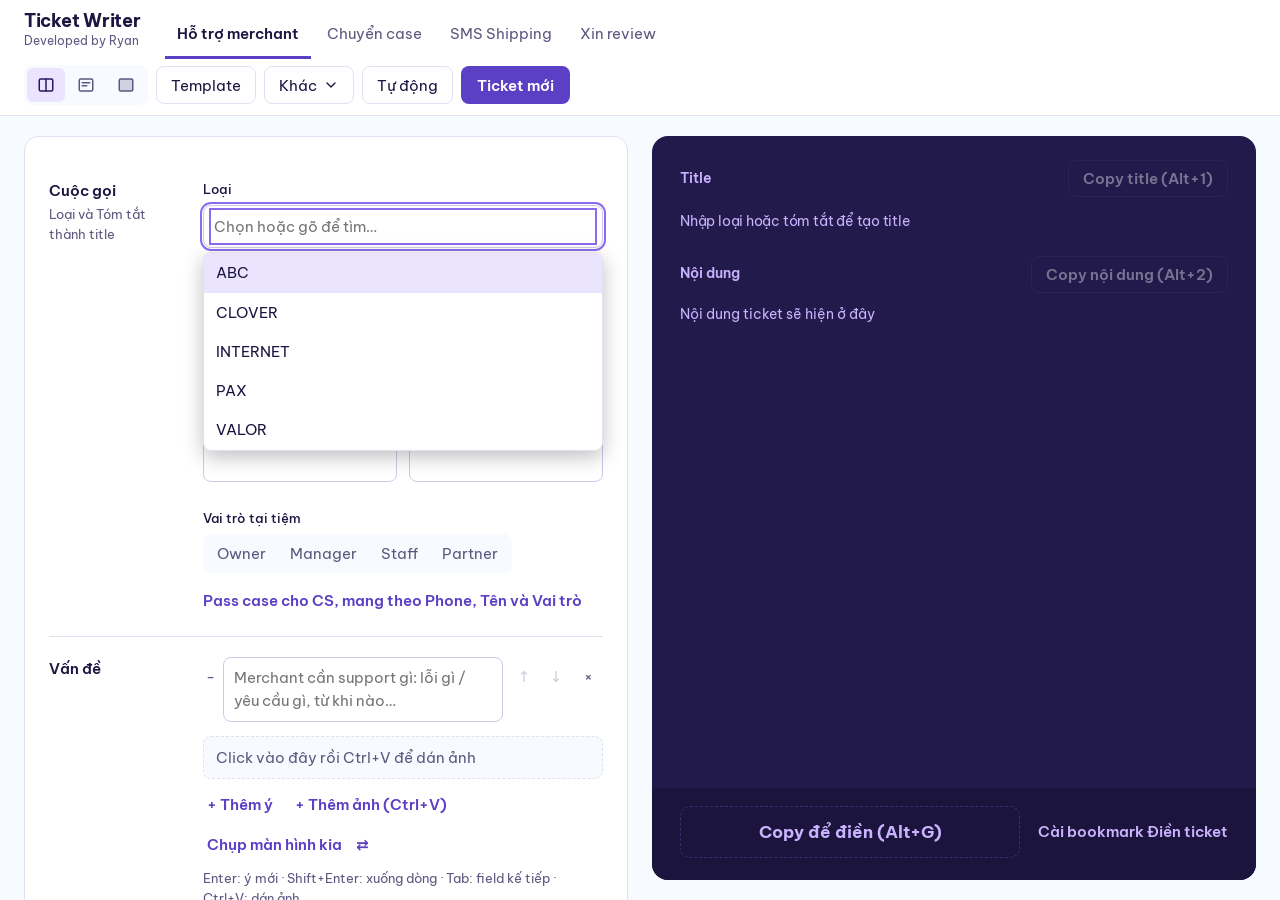
<file: index.html>
<!DOCTYPE html>
<html lang="vi">
<head>
<meta charset="utf-8">
<meta name="viewport" content="width=device-width, initial-scale=1">
<title>Ticket Writer</title>
<link rel="stylesheet" href="styles/fonts.css">
<link rel="stylesheet" href="styles/tokens.css">
<link rel="stylesheet" href="styles/palette-pink.css">
<link rel="stylesheet" href="styles/layout.css">
<link rel="stylesheet" href="styles/form.css">
<link rel="stylesheet" href="styles/checklist.css">
<link rel="stylesheet" href="styles/output.css">
<link rel="stylesheet" href="styles/dialog.css">
</head>
<body>
<div class="app">
  <header>
    <div class="brand"><h1>Ticket Writer</h1><span class="credit">Developed by Ryan</span></div>
    <nav class="picker" id="picker" aria-label="Chọn loại ticket"></nav>
    <div class="spacer"></div>
    <div class="header-tools">
      <div class="seg view-seg" id="modeSeg" role="group" aria-label="Chế độ hiển thị">
        <button type="button" data-mode="split" class="wide-only" title="Chia đôi (Alt+M để đổi chế độ)"><svg viewBox="0 0 24 24" aria-hidden="true"><rect x="3" y="4" width="18" height="16" rx="2"/><path d="M12 4v16"/></svg><span class="sr">Chia đôi</span></button>
        <button type="button" data-mode="input" title="Chỉ Nhập"><svg viewBox="0 0 24 24" aria-hidden="true"><rect x="3" y="4" width="18" height="16" rx="2"/><path d="M7 9h10M7 13h6"/></svg><span class="sr">Nhập</span></button>
        <button type="button" data-mode="output" title="Chỉ Kết quả"><svg viewBox="0 0 24 24" aria-hidden="true"><rect x="3" y="4" width="18" height="16" rx="2" class="fill"/></svg><span class="sr">Kết quả</span></button>
      </div>
      <button type="button" class="ghost" id="tplOpen" title="Tìm và dùng template (Alt+T)">Template</button>
      <button type="button" class="ghost more-btn" id="moreBtn" popovertarget="moreMenu" aria-haspopup="menu">Khác <svg viewBox="0 0 24 24" aria-hidden="true"><path d="M6 9l6 6 6-6"/></svg></button>
      <div class="menu" id="moreMenu" popover>
        <button type="button" class="menu-item" id="tplSave" title="Lưu ticket hiện tại làm template, tên = title">Lưu ticket làm template</button>
        <p class="menu-group">Khi ticket system không vào được</p>
        <button type="button" class="menu-item" id="offSave" title="Tải ticket này ra 1 file (kèm Business zipcode + Ticket type + Tier), có ảnh thì gói chung vào ZIP">Lưu ticket ra file</button>
        <button type="button" class="menu-item" id="offOpen" title="Chọn file .zip / .json đã tải bằng Lưu ticket ra file để nạp lại vào form, rồi Copy để điền">Mở file đã lưu</button>
        <p class="menu-group">Khi đổi máy hoặc trình duyệt</p>
        <button type="button" class="menu-item" id="backupSave" title="Tải 1 file chứa gợi ý Tóm tắt (Viết ticket), gợi ý tên người support thêm (Chuyển case: Sales / MKT / CS / Tech) và template">Sao lưu gợi ý và template</button>
        <button type="button" class="menu-item" id="backupOpen" title="Chọn file sao lưu (ticket-writer-backup-….json) để nạp lại gợi ý Tóm tắt, gợi ý tag và template vào máy này">Khôi phục từ file sao lưu</button>
        <p class="menu-group">Màu giao diện</p>
        <p class="palette-current">Đã chọn: <b id="paletteName"></b></p>
        <div class="palette-seg" id="paletteSeg" role="group" aria-label="Màu giao diện"></div>
        <hr>
        <button type="button" class="menu-item wide-only" id="swapBtn" title="Chỉ dùng ở chế độ Chia đôi">Đổi bên Nhập và Kết quả</button>
        <p class="menu-meta">Phiên bản <span id="ver"></span></p>
      </div>
      <input type="file" id="offImport" accept=".zip,.json,application/zip,application/json" hidden>
      <input type="file" id="backupImport" accept=".json,application/json" hidden>
      <button type="button" class="ghost" id="phoneBtn" hidden></button>
      <button type="button" class="ghost" id="themeBtn" title="Đổi giao diện: Tự động (theo Windows) → Sáng → Tối"></button>
      <button type="button" class="primary" id="resetBtn" title="Xóa nội dung đang mở, bắt đầu ticket mới (Alt+N)" aria-keyshortcuts="Alt+N">Ticket mới</button>
    </div>
  </header>

  <div class="notices" id="notices" hidden></div>

  <main id="main">
    <section class="pane" id="inPane" aria-label="Nhập nội dung"><div class="inner" id="form"></div></section>
    <section class="pane" id="outPane" aria-label="Kết quả để copy">
      <div class="inner">
        <div class="warn" id="warn" hidden></div>
        <div id="titleBlock">
          <div class="outhead">
            <h2>Title</h2><span class="status" id="stTitle"></span>
            <button type="button" class="copy" id="copyTitle">Copy title (Alt+1)</button>
          </div>
          <pre class="out" id="outTitle" data-empty="Nhập loại hoặc tóm tắt để tạo title"></pre>
        </div>

        <div class="outhead">
          <h2>Nội dung</h2><span class="status" id="stBody"></span>
          <button type="button" class="copy" id="copyBody">Copy nội dung (Alt+2)</button>
          <button type="button" class="copy" id="sendTg" hidden title="Bot gửi tin (kèm ảnh Issue) vào group của team đang chọn; xem trước rồi mới gửi" aria-keyshortcuts="Alt+G">Gửi Telegram (Alt+G)</button>
        </div>
        <pre class="out" id="outBody" data-empty="Nội dung ticket sẽ hiện ở đây"></pre>

        <div id="smsBlock" hidden>
          <div class="outhead">
            <h2>SMS Promotion</h2><span class="status" id="stSms"></span>
            <button type="button" class="copy" id="copyPromo" title="Copy toàn bộ tin nhắn gửi tiệm xác nhận">Copy Confirm SMS (Alt+4)</button>
            <button type="button" class="copy" id="copySms" title="Chỉ nội dung Message, 1 dòng: dán vào hệ thống gửi SMS">Copy SMS (Alt+3)</button>
          </div>
          <div class="warn" id="smsWarn" hidden></div>
          <pre class="out sms-out" id="outSms" data-empty="Tin nhắn SMS sẽ hiện ở đây"></pre>
        </div>

        <div id="imgPanel" hidden>
          <div class="outhead">
            <h2>Ảnh</h2><span class="status" id="imgStatus"></span>
            <button type="button" class="copy" id="imgZip" title="Tải mọi ảnh dưới đây thành 1 file .zip, tên ảnh theo thứ tự nội dung">Tải tất cả (ZIP)</button>
            <button type="button" class="copy" id="imgPdf" title="Tải mọi ảnh dưới đây thành 1 file .pdf: mỗi trang 1 ảnh, đầu trang ghi ảnh của mục nào. Ảnh giữ nguyên độ phân giải gốc.">Tải PDF</button>
            <button type="button" class="ghost" id="imgClear" title="Xóa mọi ảnh của ticket này (cả ảnh đã lưu trong trình duyệt). Nội dung ticket giữ nguyên">Xóa hết ảnh</button>
          </div>
          <div id="imgList"></div>
        </div>

        <!-- Ghim đáy khối Kết quả: hành động chính, luôn trong tầm mắt dù nội dung dài -->
        <div class="dock" id="fillDock">
          <button type="button" class="copy fill" id="copyFill" title="Copy Title + Nội dung để bookmark &quot;Điền ticket&quot; điền vào Subject / Description (Alt+G)" aria-keyshortcuts="Alt+G">Copy để điền (Alt+G)</button>
          <button type="button" class="link" id="fillHelp">Cài bookmark Điền ticket</button>
        </div>
      </div>
    </section>
  </main>
</div>

<dialog id="imgDlg" class="viewer" aria-label="Xem ảnh">
  <div class="dhead">
    <b id="vCap"></b><span class="spacer"></span><span class="status" id="vCount"></span>
    <button type="button" class="ghost" id="vClose">Đóng</button>
  </div>
  <div class="v-body" id="vBody"><img id="vImg" alt=""></div>
  <div class="dfoot">
    <button type="button" class="ghost" id="vPrev">‹ Trước</button>
    <button type="button" class="ghost" id="vSize">Xem kích thước gốc</button>
    <button type="button" class="ghost" id="vNext">Sau ›</button>
    <span class="spacer"></span><span class="status">← → chuyển ảnh · Esc đóng</span>
  </div>
</dialog>

<dialog id="tplDlg" aria-label="Template">
  <div class="dhead">
    <input class="text" id="tplSearch" type="search" placeholder="Tìm template theo tóm tắt…" autocomplete="off">
    <button type="button" class="ghost" id="tplClose">Đóng</button>
  </div>
  <div class="tlist" id="tplList"></div>
  <div class="dfoot">
    <span class="status" id="tplCount"></span>
    <span class="spacer"></span>
    <button type="button" class="ghost" id="tplExport">Xuất JSON</button>
    <label class="ghost" style="cursor:pointer">Nhập JSON<input type="file" id="tplImport" accept="application/json,.json" hidden></label>
  </div>
</dialog>

<dialog id="offSaveDlg" aria-label="Lưu ticket ra file">
  <form class="off-form" id="offSaveForm">
    <div class="dhead"><b>Lưu ticket ra file (ticket system không vào được)</b></div>
    <div class="off-fields">
      <div class="field"><label for="offZip">Business zipcode</label><input class="text" id="offZip" type="text" inputmode="numeric" autocomplete="off" required></div>
      <div class="field"><label for="offType">Ticket type</label><input class="text" id="offType" type="text" autocomplete="off" required></div>
      <div class="field"><label for="offTier">Tier</label><select class="text" id="offTier" required><option value="">Chọn tier</option></select></div>
      <label class="field" id="offPdfRow"><input type="checkbox" id="offPdf"> Tải kèm PDF ảnh</label>
      <p class="status">Tải 1 file, tên bắt đầu bằng mã OFF-…: không có ảnh là file .json; có ảnh là file .zip chứa .json + ảnh (+ .pdf nếu chọn) cùng tên. Mở lại bằng Khác → Mở file đã lưu.</p>
    </div>
    <div class="dfoot">
      <span class="spacer"></span>
      <button type="button" class="ghost" id="offSaveCancel">Hủy</button>
      <button type="submit" class="copy" id="offSaveOk">Lưu</button>
    </div>
  </form>
</dialog>

<dialog id="phoneDlg" aria-label="Nhận ảnh iOS">
  <div class="dhead">
    <b>Nhận ảnh iOS</b><span class="spacer"></span>
    <button type="button" class="ghost" id="phoneClose">Đóng</button>
  </div>
  <div class="phone-body">
    <p>iPad / iPhone (cùng Wi-Fi với máy này): mở <b>Camera</b>, hướng vào mã → bấm link hiện ra → <b>Chọn ảnh để gửi</b>. Ảnh tự vào mục đang mở, như Ctrl+V.</p>
    <canvas id="phoneQr" class="phone-qr" hidden></canvas>
    <p class="phone-link" id="phoneLinkText"></p>
    <p class="status" id="phoneExpiry"></p>
  </div>
  <div class="dfoot">
    <button type="button" class="ghost" id="phoneRenew" title="iPad dùng chung: đổi ca thì đổi mã, trang gửi ảnh cũ trên iPad sẽ không gửi được nữa">Đổi mã ngay</button>
    <span class="spacer"></span>
    <button type="button" class="ghost" id="phoneStop">Tắt nhận ảnh</button>
  </div>
</dialog>

<dialog id="tgDlg" aria-label="Gửi Telegram">
  <div class="dhead">
    <b id="tgTitle">Gửi vào group</b><span class="spacer"></span>
    <button type="button" class="ghost" id="tgClose">Đóng</button>
  </div>
  <div class="tg-body">
    <p class="warn" id="tgProblem" hidden></p>
    <label class="field" id="tgTokenRow">
      <span>Token bot (dán 1 lần, lưu trên máy này; hỏi trưởng nhóm, không gửi token vào group)</span>
      <input type="password" class="text" id="tgToken" autocomplete="off" spellcheck="false" placeholder="123456789:AA…">
    </label>
    <label class="field">
      <span>Tên của bạn (cuối tin ghi FRT: tên)</span>
      <input type="text" class="text" id="tgName" autocomplete="off" placeholder="vd Jade">
    </label>
    <p class="tg-label">Tin sẽ gửi</p>
    <pre class="tg-preview" id="tgPreview"></pre>
    <p class="status" id="tgPhotos"></p>
  </div>
  <div class="dfoot">
    <button type="button" class="ghost" id="tgForget">Xóa token trên máy này</button>
    <span class="spacer"></span><span class="status" id="tgStatus" role="status"></span>
    <button type="button" class="primary" id="tgSend">Gửi</button>
  </div>
</dialog>

<dialog id="fillDlg" aria-label="Điền ticket">
  <div class="dhead">
    <b>Bookmark: Điền ticket · Lấy thông tin tiệm</b><span class="spacer"></span>
    <button type="button" class="ghost" id="fillClose">Đóng</button>
  </div>
  <div class="fill-guide">
    <h3>Cài 1 lần</h3>
    <ol>
      <li>Bật thanh bookmark: <kbd>Ctrl</kbd>+<kbd>Shift</kbd>+<kbd>B</kbd>.</li>
      <li>Kéo nút này thả lên thanh bookmark (đừng bấm): <a class="bm-link" id="fillBookmarklet" title="Kéo lên thanh bookmark">Điền ticket</a></li>
    </ol>
    <h3>Mỗi lần tạo ticket</h3>
    <ol>
      <li>Ở Ticket Writer bấm <b>Copy để điền</b>.</li>
      <li>Chuyển sang tab ticket, bấm bookmark <b>Điền ticket</b>: Title vào Subject, Nội dung vào Description, <b>done</b> vào ô Comment ở khung Checklist, rồi tự bấm <b>Upload File(s)</b>. Lần đầu Chrome hỏi quyền xem clipboard → <b>Allow</b>.</li>
      <li>Trang không có ô Comment (ticket không có khung Checklist) thì bỏ qua ô này. Thiếu Subject / Description / nút Upload thì không điền gì và báo thiếu cái nào.</li>
    </ol>
    <p class="status">Bản Ticket Writer mới có sửa phần điền ticket thì kéo lại nút ở trên (xóa bookmark cũ).</p>
    <h3>Lấy thông tin tiệm (Chuyển case)</h3>
    <ol>
      <li>Kéo nút này thả lên thanh bookmark (đừng bấm): <a class="bm-link" id="shopBookmarklet" title="Kéo lên thanh bookmark">Lấy thông tin tiệm</a></li>
      <li>Trên portal, bấm bookmark <b>Lấy thông tin tiệm</b> và nó báo lấy được gì:
        <ul>
          <li>Trang <b>ticket</b>: Link Ticket + Tên tiệm + MID (dòng <i>Ticket #… for Tên tiệm / MID</i>) + nội dung ticket (vào ô Issue).</li>
          <li>Trang <b>My Merchant</b>: link trang (vào ô Link Lead) + Tên tiệm + MID.</li>
          <li>Trang <b>Lead</b>: Link Lead + DBA + MID.</li>
          <li>Không lấy Business ZIP: hỏi merchant rồi tự gõ.</li>
        </ul>
      </li>
      <li>Về Ticket Writer → <b>Chuyển case</b> → bấm <b>Dán thông tin tiệm</b>: điền các trường lấy được (ghi đè chữ cũ). Không muốn Chrome hỏi quyền xem clipboard: bấm <kbd>Ctrl</kbd>+<kbd>V</kbd> ở bất kỳ đâu trên trang Chuyển case thay cho nút (dán bằng phím thì Chrome không hỏi).</li>
    </ol>
  </div>
</dialog>

<!-- Thứ tự = thứ tự chạy: core → config → domain → application → infrastructure → ui → main. Thêm file mới thì thêm dòng ở đúng nhóm. -->

<!-- core -->
<script src="src/core/namespace.js"></script>
<script src="src/core/registry.js"></script>

<!-- config: cấu hình chung -->
<script src="config/app.js"></script>
<script src="config/notifications.js"></script>
<!-- config: Viết ticket (thứ tự = thứ tự nút) -->
<script src="config/tickets/incident.js"></script>
<script src="config/tickets/transfer.js"></script>
<script src="config/tickets/pass-case.js"></script>
<!-- config: Setup / Training -->
<script src="config/setup/catalog.js"></script>
<script src="config/setup/pos/abc/new/create-db.js"></script>
<script src="config/setup/pos/abc/new/setup.js"></script>
<script src="config/setup/terminal/pax/new/setup.js"></script>
<script src="config/setup/terminal/valor/new/training.js"></script>
<script src="config/setup/terminal/valor/replace/setup.js"></script>
<!-- config: SMS (Promotion, Shipping, Xin review) -->
<script src="config/sms/promotion.js"></script>
<script src="config/sms/shipping.js"></script>
<script src="config/sms/review.js"></script>

<!-- domain -->
<script src="src/domain/text.js"></script>
<script src="src/domain/title.js"></script>
<script src="src/domain/ticket.js"></script>
<script src="src/domain/checklist.js"></script>
<script src="src/domain/body.js"></script>
<script src="src/domain/validation.js"></script>
<script src="src/domain/navigation.js"></script>
<script src="src/domain/image-slots.js"></script>
<script src="src/domain/image-archive.js"></script>
<script src="src/domain/template.js"></script>
<script src="src/domain/offline-ticket.js"></script>
<script src="src/domain/backup.js"></script>
<script src="src/domain/sms.js"></script>
<script src="src/domain/sms-segments.js"></script>
<script src="src/domain/sms-message.js"></script>
<script src="src/domain/shipping.js"></script>
<script src="src/domain/shipping-message.js"></script>
<script src="src/domain/pass-case.js"></script>
<script src="src/domain/pass-case-message.js"></script>
<script src="src/domain/shop-info.js"></script>
<script src="src/domain/telegram-message.js"></script>
<script src="src/domain/review.js"></script>
<script src="src/domain/review-message.js"></script>
<script src="src/domain/phone-link.js"></script>
<script src="src/domain/qr-code.js"></script>

<!-- application -->
<script src="src/application/context.js"></script>
<script src="src/application/store.js"></script>
<script src="src/application/session-repository.js"></script>
<script src="src/application/session.js"></script>
<script src="src/application/ticket-service.js"></script>
<script src="src/application/navigation-service.js"></script>
<script src="src/application/view-service.js"></script>
<script src="src/application/image-service.js"></script>
<script src="src/application/output-service.js"></script>
<script src="src/application/category-service.js"></script>
<script src="src/application/template-service.js"></script>
<script src="src/application/offline-service.js"></script>
<script src="src/application/backup-service.js"></script>
<script src="src/application/sms-service.js"></script>
<script src="src/application/shipping-service.js"></script>
<script src="src/application/pass-case-service.js"></script>
<script src="src/application/review-service.js"></script>
<script src="src/application/staff-service.js"></script>
<script src="src/application/notice-service.js"></script>
<script src="src/application/theme-service.js"></script>
<script src="src/application/palette-service.js"></script>
<script src="src/application/telegram-service.js"></script>
<script src="src/application/phone-service.js"></script>
<script src="src/application/summary-history-service.js"></script>
<script src="src/application/tag-history-service.js"></script>

<!-- infrastructure -->
<script src="src/infrastructure/storage.js"></script>
<script src="src/infrastructure/image-store.js"></script>
<script src="src/infrastructure/storage-quota.js"></script>
<script src="src/infrastructure/clipboard.js"></script>
<script src="src/infrastructure/screen-capture.js"></script>
<script src="src/infrastructure/ticket-fill.js"></script>
<script src="src/infrastructure/shop-grab.js"></script>
<script src="src/infrastructure/telegram-bot.js"></script>
<script src="src/infrastructure/zip.js"></script>
<script src="src/infrastructure/pdf-image.js"></script>
<script src="src/infrastructure/pdf.js"></script>
<script src="src/infrastructure/files.js"></script>
<script src="src/infrastructure/phone-inbox.js"></script>

<!-- ui -->
<script src="src/ui/dom.js"></script>
<script src="src/ui/combo.js"></script>
<script src="src/ui/notice-bar.js"></script>
<script src="src/ui/theme-toggle.js"></script>
<script src="src/ui/palette-picker.js"></script>
<script src="src/ui/telegram-dialog.js"></script>
<script src="src/ui/category-combo.js"></script>
<script src="src/ui/summary-combo.js"></script>
<script src="src/ui/idea-list.js"></script>
<script src="src/ui/image-zone.js"></script>
<script src="src/ui/checklist-view.js"></script>
<script src="src/ui/ticket-form.js"></script>
<script src="src/ui/sms-form.js"></script>
<script src="src/ui/shipping-form.js"></script>
<script src="src/ui/shop-paste.js"></script>
<script src="src/ui/pass-case-switches.js"></script>
<script src="src/ui/pass-case-form.js"></script>
<script src="src/ui/review-form.js"></script>
<script src="src/ui/picker.js"></script>
<script src="src/ui/image-panel.js"></script>
<script src="src/ui/output-view.js"></script>
<script src="src/ui/image-viewer.js"></script>
<script src="src/ui/template-dialog.js"></script>
<script src="src/ui/offline-dialog.js"></script>
<script src="src/ui/backup-buttons.js"></script>
<script src="src/ui/fill-dialog.js"></script>
<script src="src/ui/header.js"></script>
<script src="src/ui/paste-handler.js"></script>
<script src="src/ui/phone-dialog.js"></script>
<script src="src/ui/phone-button.js"></script>

<!-- composition root: luôn cuối cùng -->
<script src="src/main.js"></script>
</body>
</html>
</file>
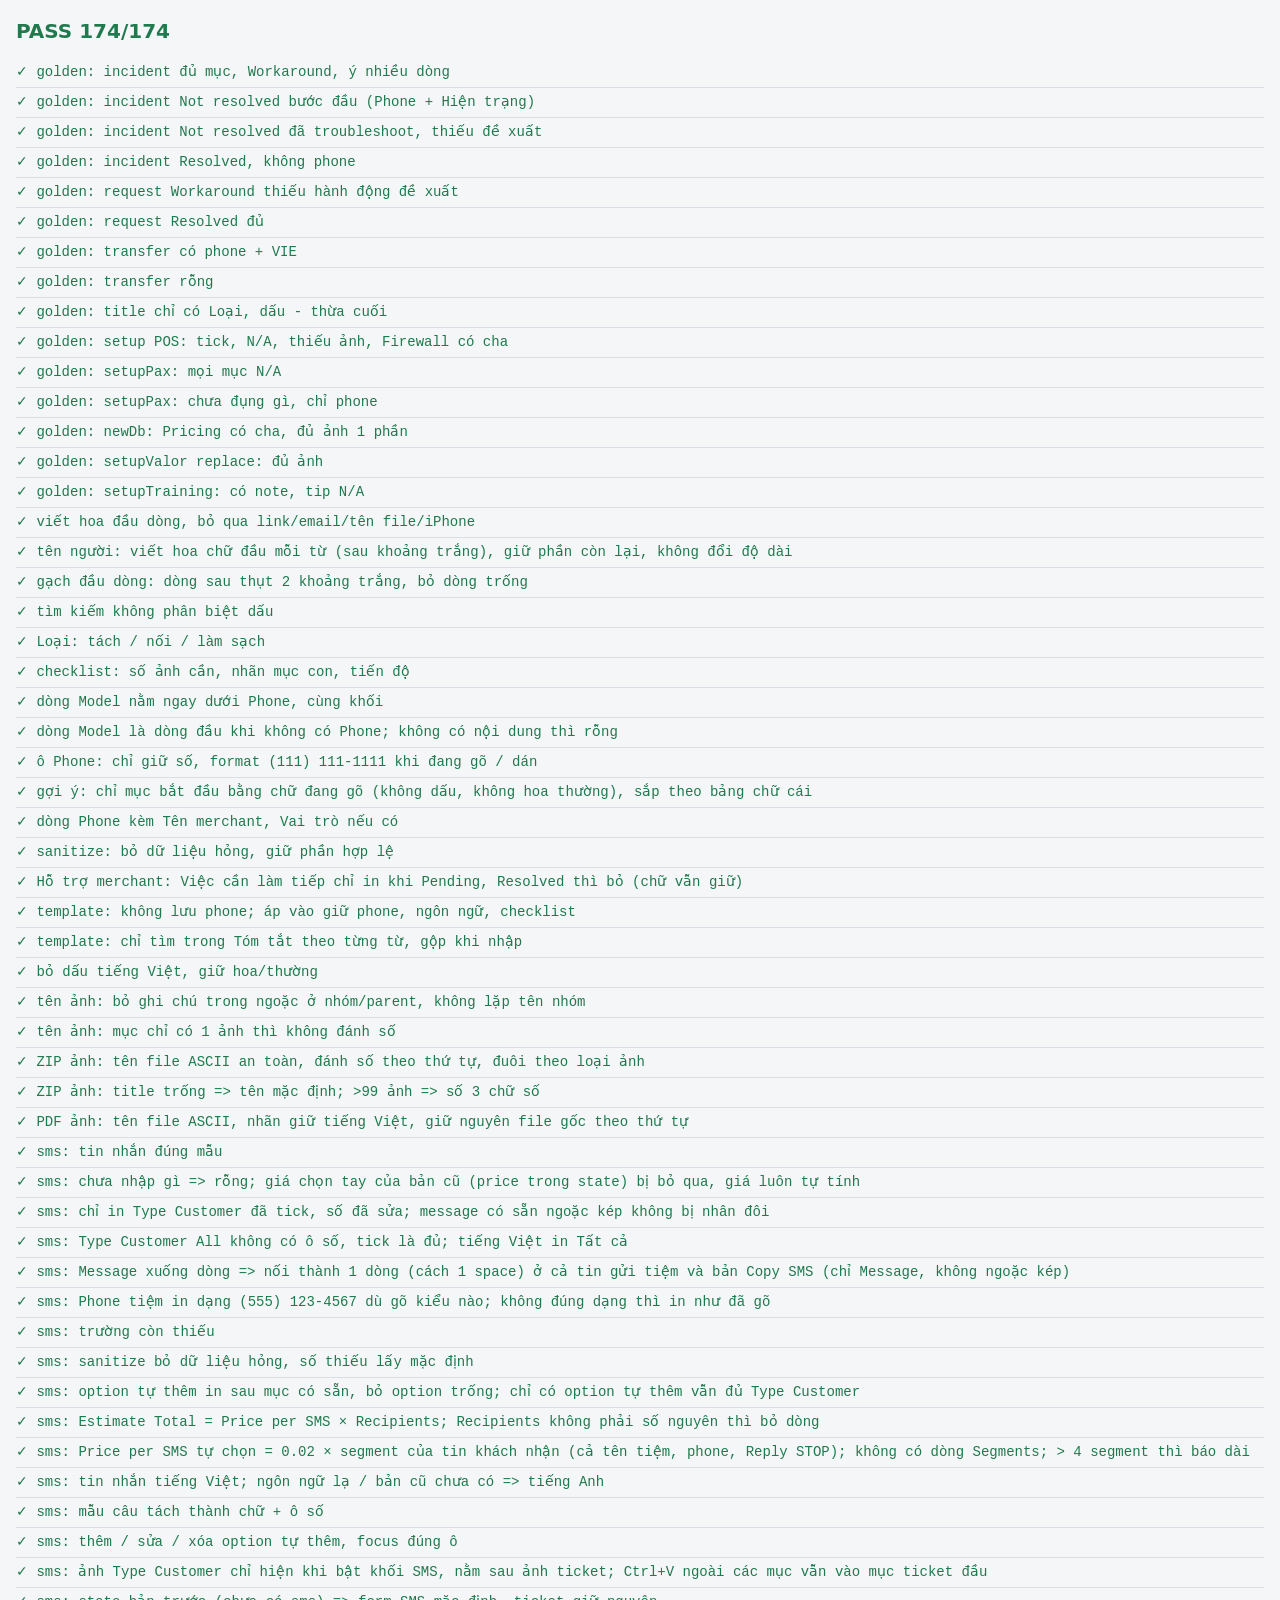
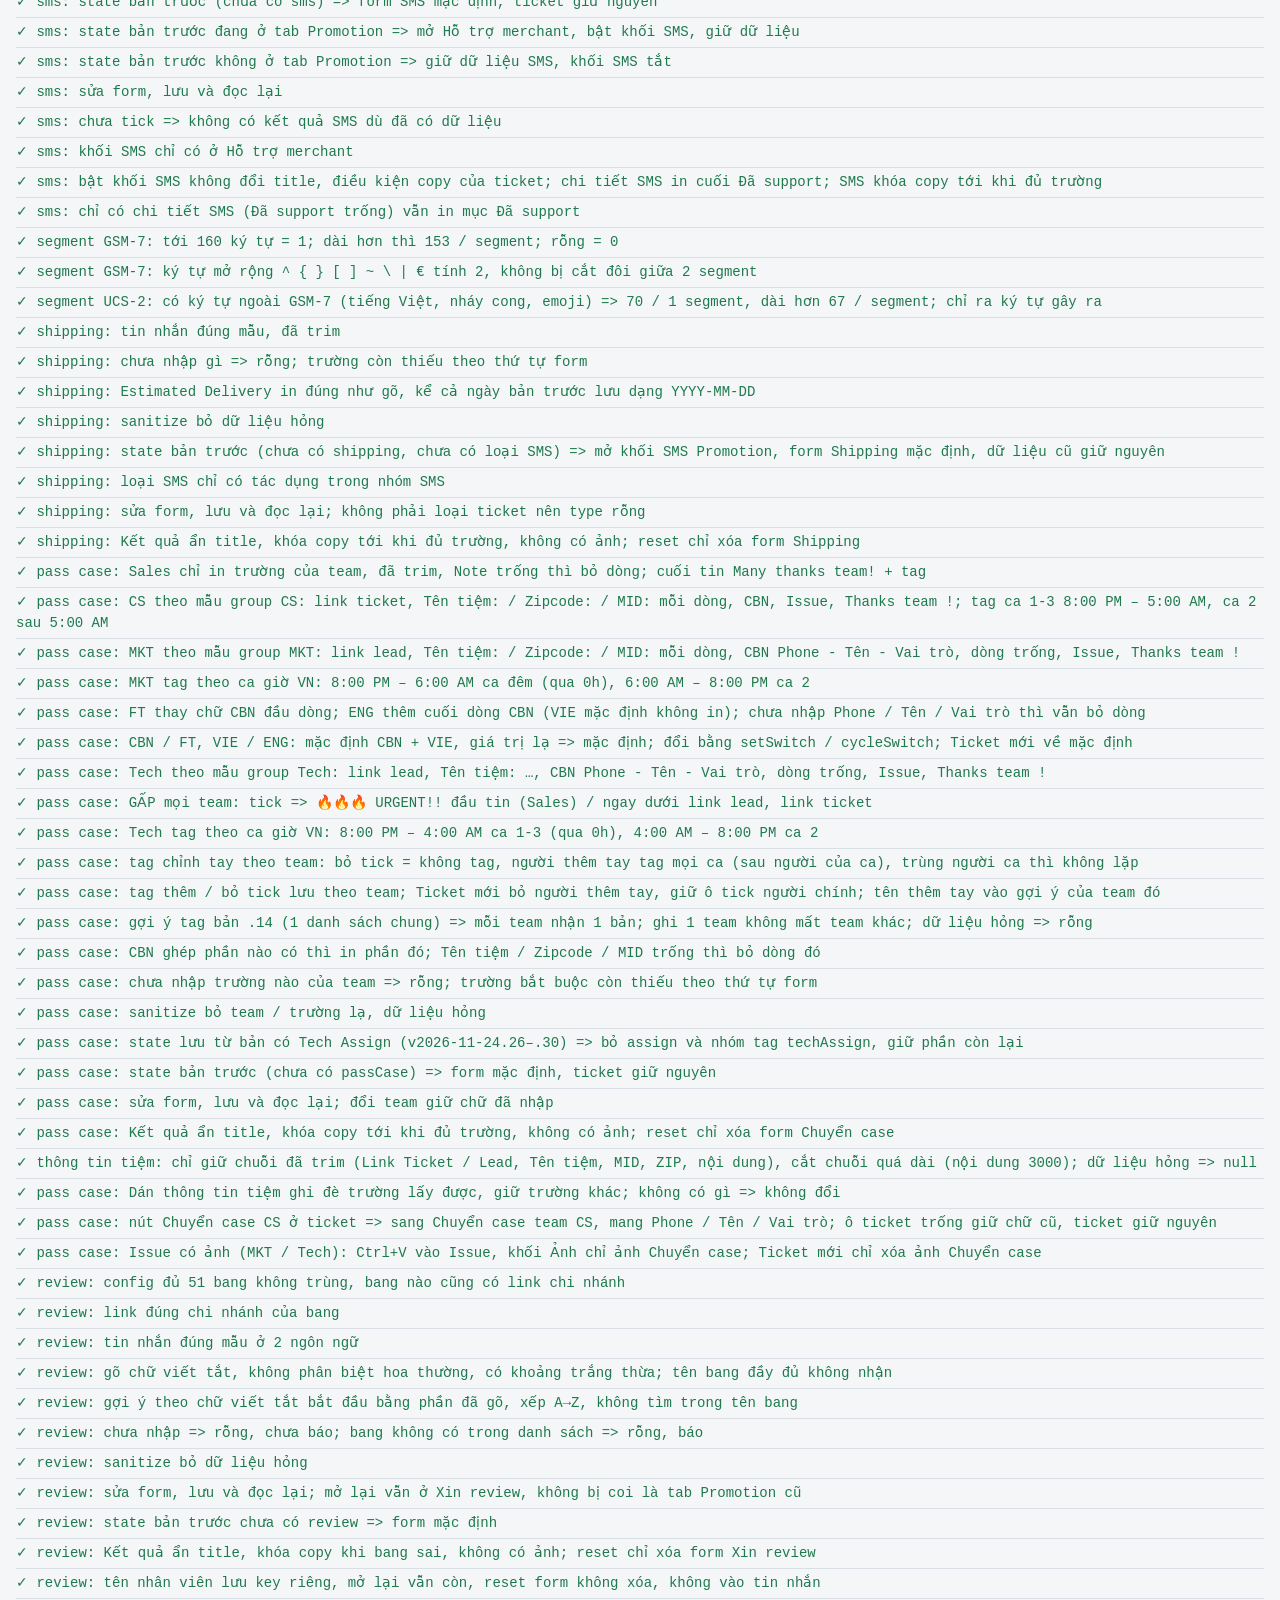
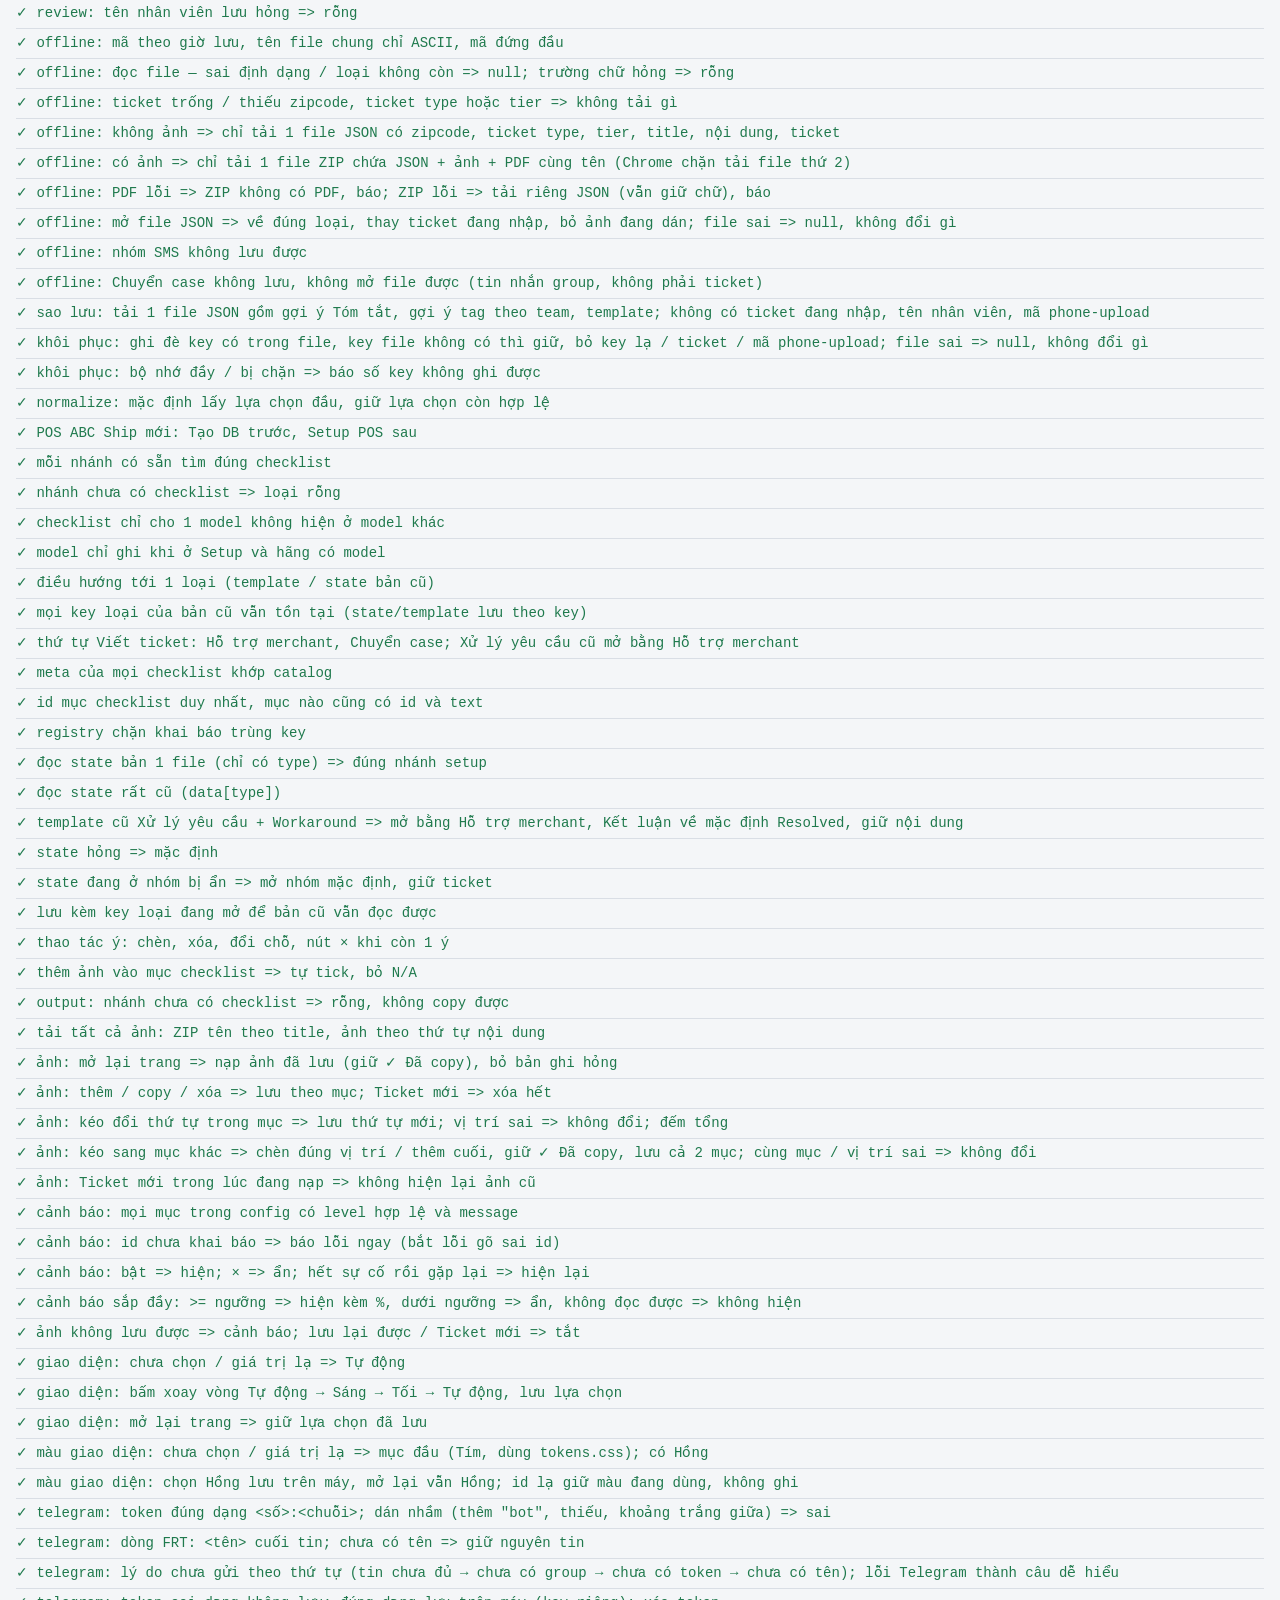
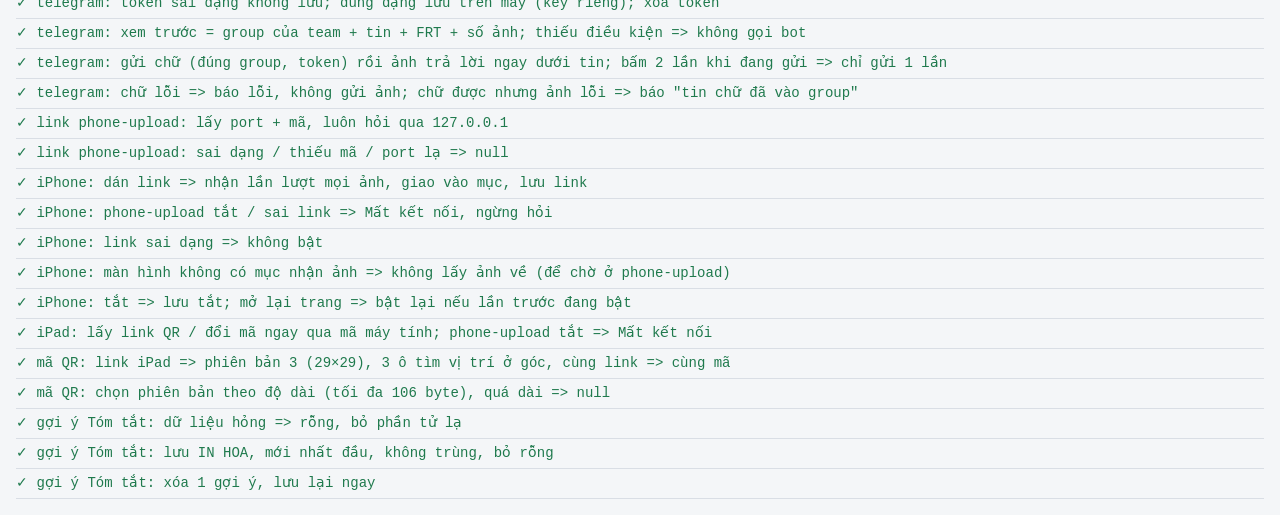
<file: tests/index.html>
<!DOCTYPE html>
<html lang="vi">
<head>
<meta charset="utf-8">
<meta name="viewport" content="width=device-width, initial-scale=1">
<title>Ticket Writer — Test</title>
<style>
  body { margin: 0; padding: 16px; font: 14px/1.5 system-ui, "Segoe UI", sans-serif; background: #f4f6f8; color: #1b2430; }
  #summary { font-size: 20px; font-weight: 700; margin: 0 0 12px; }
  .pass { color: #1f7a4d; }
  .fail { color: #b3261e; }
  ul { list-style: none; padding: 0; margin: 0; }
  li { white-space: pre-wrap; padding: 4px 0; border-bottom: 1px solid #d9dee5; font-family: ui-monospace, Consolas, monospace; }
</style>
</head>
<body>
<h1 id="summary">Đang chạy…</h1>
<ul id="results"></ul>

<script src="catch-errors.js"></script>

<!-- Cùng thứ tự với ../index.html (bỏ infrastructure và ui) -->
<script src="../src/core/namespace.js"></script>
<script src="../src/core/registry.js"></script>

<script src="../config/app.js"></script>
<script src="../config/notifications.js"></script>
<script src="../config/tickets/incident.js"></script>
<script src="../config/tickets/transfer.js"></script>
<script src="../config/tickets/pass-case.js"></script>
<script src="../config/setup/catalog.js"></script>
<script src="../config/setup/pos/abc/new/create-db.js"></script>
<script src="../config/setup/pos/abc/new/setup.js"></script>
<script src="../config/setup/terminal/pax/new/setup.js"></script>
<script src="../config/setup/terminal/valor/new/training.js"></script>
<script src="../config/setup/terminal/valor/replace/setup.js"></script>
<script src="../config/sms/promotion.js"></script>
<script src="../config/sms/shipping.js"></script>
<script src="../config/sms/review.js"></script>

<script src="../src/domain/text.js"></script>
<script src="../src/domain/title.js"></script>
<script src="../src/domain/ticket.js"></script>
<script src="../src/domain/checklist.js"></script>
<script src="../src/domain/body.js"></script>
<script src="../src/domain/validation.js"></script>
<script src="../src/domain/navigation.js"></script>
<script src="../src/domain/image-slots.js"></script>
<script src="../src/domain/image-archive.js"></script>
<script src="../src/domain/template.js"></script>
<script src="../src/domain/offline-ticket.js"></script>
<script src="../src/domain/backup.js"></script>
<script src="../src/domain/sms.js"></script>
<script src="../src/domain/sms-segments.js"></script>
<script src="../src/domain/sms-message.js"></script>
<script src="../src/domain/shipping.js"></script>
<script src="../src/domain/shipping-message.js"></script>
<script src="../src/domain/pass-case.js"></script>
<script src="../src/domain/pass-case-message.js"></script>
<script src="../src/domain/shop-info.js"></script>
<script src="../src/domain/telegram-message.js"></script>
<script src="../src/domain/review.js"></script>
<script src="../src/domain/review-message.js"></script>
<script src="../src/domain/phone-link.js"></script>
<script src="../src/domain/qr-code.js"></script>

<script src="../src/application/context.js"></script>
<script src="../src/application/store.js"></script>
<script src="../src/application/session-repository.js"></script>
<script src="../src/application/session.js"></script>
<script src="../src/application/ticket-service.js"></script>
<script src="../src/application/navigation-service.js"></script>
<script src="../src/application/view-service.js"></script>
<script src="../src/application/image-service.js"></script>
<script src="../src/application/output-service.js"></script>
<script src="../src/application/category-service.js"></script>
<script src="../src/application/template-service.js"></script>
<script src="../src/application/sms-service.js"></script>
<script src="../src/application/shipping-service.js"></script>
<script src="../src/application/pass-case-service.js"></script>
<script src="../src/application/review-service.js"></script>
<script src="../src/application/staff-service.js"></script>
<script src="../src/application/offline-service.js"></script>
<script src="../src/application/backup-service.js"></script>
<script src="../src/application/notice-service.js"></script>
<script src="../src/application/theme-service.js"></script>
<script src="../src/application/palette-service.js"></script>
<script src="../src/application/telegram-service.js"></script>
<script src="../src/application/phone-service.js"></script>
<script src="../src/application/summary-history-service.js"></script>
<script src="../src/application/tag-history-service.js"></script>

<script src="runner.js"></script>
<script src="golden-cases.js"></script>
<script src="golden-expected.js"></script>
<script src="golden.test.js"></script>
<script src="domain.test.js"></script>
<script src="sms.test.js"></script>
<script src="sms-segments.test.js"></script>
<script src="shipping.test.js"></script>
<script src="pass-case.test.js"></script>
<script src="review.test.js"></script>
<script src="offline.test.js"></script>
<script src="backup.test.js"></script>
<script src="navigation.test.js"></script>
<script src="config.test.js"></script>
<script src="application.test.js"></script>
<script src="notice.test.js"></script>
<script src="theme.test.js"></script>
<script src="palette.test.js"></script>
<script src="telegram.test.js"></script>
<script src="phone.test.js"></script>
<script src="summary-history.test.js"></script>
<script src="run.js"></script>
</body>
</html>
</file>
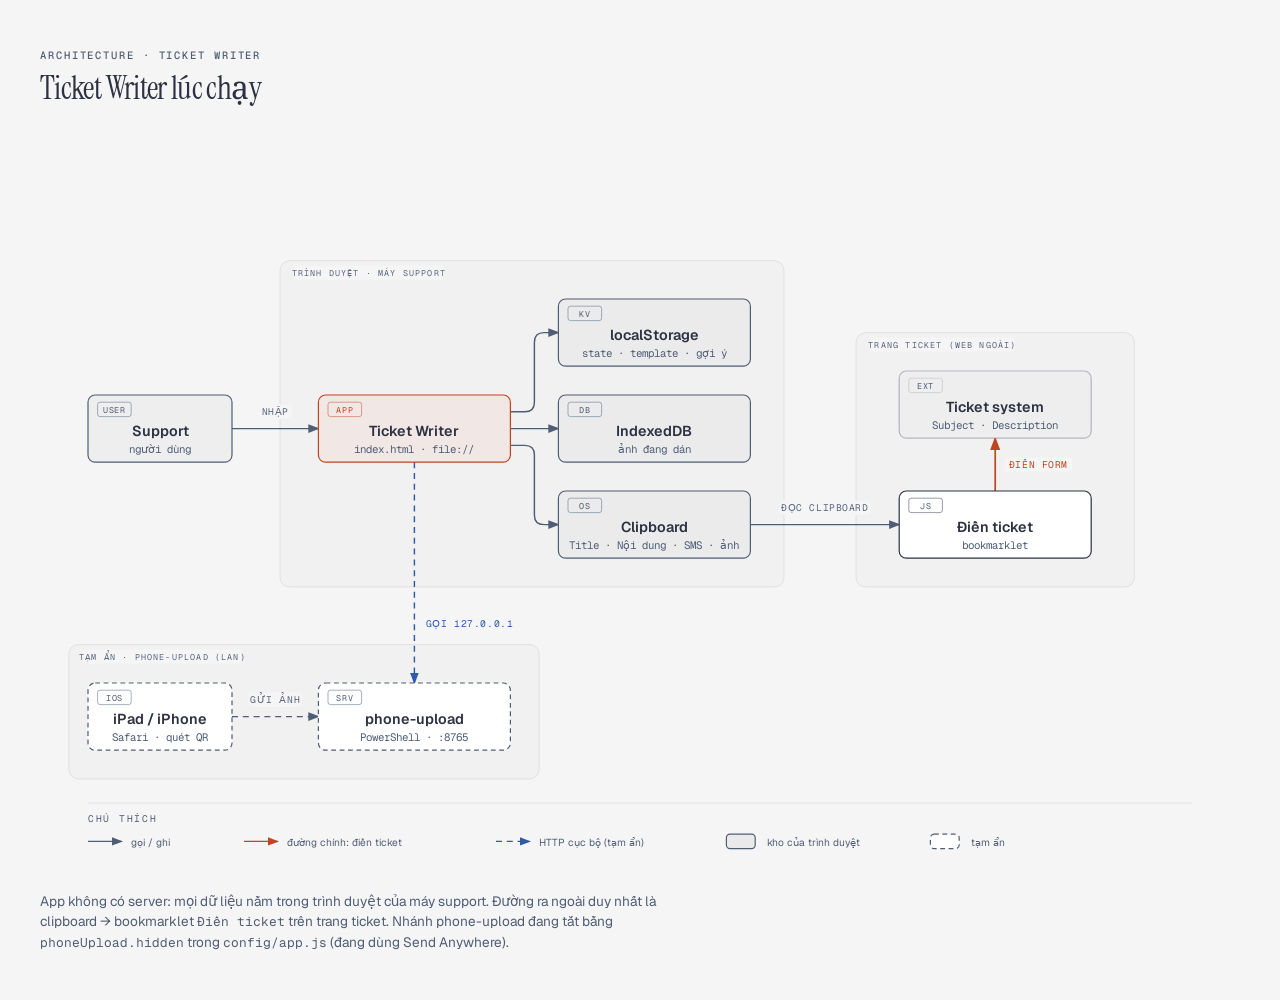
<file: docs/diagrams/architecture.html>
<!DOCTYPE html>
<html lang="vi">
<head>
  <meta charset="UTF-8">
  <meta name="viewport" content="width=device-width, initial-scale=1.0">
  <title>Ticket Writer lúc chạy</title>
  <link href="https://fonts.googleapis.com/css2?family=Instrument+Serif:ital@0;1&family=Geist:wght@400;500;600&family=Geist+Mono:wght@400;500;600&family=Noto+Serif:ital@0;1&display=swap" rel="stylesheet">
  <style>
    *, *::before, *::after { box-sizing: border-box; margin: 0; padding: 0; }
    :root {
      --color-paper: #f5f5f5; --color-ink: #2d3142; --color-muted: #4f5d75; --color-accent: #bf4520;
      --font-sans: 'Geist', system-ui, sans-serif;
      --font-serif: 'Instrument Serif', 'Noto Serif', serif;
      --font-mono: 'Geist Mono', ui-monospace, monospace;
    }
    body { font-family: var(--font-sans); background: var(--color-paper); color: var(--color-ink);
      min-height: 100vh; display: flex; align-items: center; justify-content: center; padding: 3rem 2rem; }
    .frame { max-width: 1200px; width: 100%; }
    .diagram-container { width: 100%; overflow-x: auto; }
    .eyebrow { font-family: var(--font-mono); font-size: 0.66rem; font-weight: 500; letter-spacing: 0.18em;
      text-transform: uppercase; color: var(--color-muted); margin-bottom: 0.5rem; }
    h1 { font-family: var(--font-serif); font-size: clamp(1.5rem, 2.4vw + 0.75rem, 2rem); font-weight: 400;
      letter-spacing: -0.02em; line-height: 1.15; margin-bottom: 1.5rem; }
    .note { font-size: 0.85rem; color: var(--color-muted); line-height: 1.5; margin-top: 1rem; max-width: 72ch; }
    .note code { font-family: var(--font-mono); font-size: 0.8rem; }
    svg { width: 100%; min-width: 1000px; display: block; }
    @media print { .diagram-container { overflow-x: visible; } svg { min-width: 0; } }
  </style>
</head>
<body>
  <div class="frame">
    <p class="eyebrow">Architecture · Ticket Writer</p>
    <h1>Ticket Writer lúc chạy</h1>
    <div class="diagram-container">
      <svg viewBox="0 0 1000 620" xmlns="http://www.w3.org/2000/svg" role="img" aria-labelledby="architecture-title architecture-desc">
        <title id="architecture-title">Ticket Writer lúc chạy</title>
        <desc id="architecture-desc">Sơ đồ kiến trúc lúc chạy: Support nhập vào Ticket Writer chạy trên file://, app lưu vào localStorage và IndexedDB, copy ra clipboard để bookmarklet Điền ticket điền trang ticket; phone-upload nhận ảnh iPad đang tạm ẩn.</desc>
        <defs>
          <marker id="arrow" markerWidth="8" markerHeight="6" refX="7" refY="3" orient="auto"><polygon points="0 0, 8 3, 0 6" fill="#4f5d75"/></marker>
          <marker id="arrow-accent" markerWidth="8" markerHeight="6" refX="7" refY="3" orient="auto"><polygon points="0 0, 8 3, 0 6" fill="#bf4520"/></marker>
          <marker id="arrow-link" markerWidth="8" markerHeight="6" refX="7" refY="3" orient="auto"><polygon points="0 0, 8 3, 0 6" fill="#2e5aa8"/></marker>

        </defs>
        <rect width="100%" height="100%" fill="#f5f5f5"/>
        <rect x="200" y="108" width="420" height="272" rx="8" fill="rgba(45,49,66,0.02)" stroke="rgba(45,49,66,0.1)" stroke-width="0.8"/>
        <rect x="212" y="112" width="124" height="12" rx="2" fill="#f5f5f5"/>
        <text x="274" y="121" fill="#5a6580" font-size="7" font-family="'Geist Mono', monospace" text-anchor="middle" letter-spacing="0.14em">TRÌNH DUYỆT · MÁY SUPPORT</text>
        <rect x="680" y="168" width="232" height="212" rx="8" fill="rgba(45,49,66,0.02)" stroke="rgba(45,49,66,0.1)" stroke-width="0.8"/>
        <rect x="692" y="172" width="120" height="12" rx="2" fill="#f5f5f5"/>
        <text x="752" y="181" fill="#5a6580" font-size="7" font-family="'Geist Mono', monospace" text-anchor="middle" letter-spacing="0.14em">TRANG TICKET (WEB NGOÀI)</text>
        <rect x="24" y="428" width="392" height="112" rx="8" fill="rgba(45,49,66,0.02)" stroke="rgba(45,49,66,0.1)" stroke-width="0.8"/>
        <rect x="36" y="432" width="132" height="12" rx="2" fill="#f5f5f5"/>
        <text x="102" y="441" fill="#5a6580" font-size="7" font-family="'Geist Mono', monospace" text-anchor="middle" letter-spacing="0.14em">TẠM ẨN · PHONE-UPLOAD (LAN)</text>
        <path d="M160,248 H232" fill="none" stroke="#4f5d75" stroke-width="1.2" marker-end="url(#arrow)"/>
        <path d="M392,234 H404 Q412,234 412,226 V176 Q412,168 420,168 H432" fill="none" stroke="#4f5d75" stroke-width="1.2" marker-end="url(#arrow)"/>
        <path d="M392,248 H432" fill="none" stroke="#4f5d75" stroke-width="1.2" marker-end="url(#arrow)"/>
        <path d="M392,262 H404 Q412,262 412,270 V320 Q412,328 420,328 H432" fill="none" stroke="#4f5d75" stroke-width="1.2" marker-end="url(#arrow)"/>
        <path d="M592,328 H716" fill="none" stroke="#4f5d75" stroke-width="1.2" marker-end="url(#arrow)"/>
        <path d="M796,300 V256" fill="none" stroke="#bf4520" stroke-width="1.4" marker-end="url(#arrow-accent)"/>
        <path d="M312,276 V460" fill="none" stroke="#2e5aa8" stroke-width="1.2" stroke-dasharray="5,4" marker-end="url(#arrow-link)"/>
        <path d="M160,488 H232" fill="none" stroke="#4f5d75" stroke-width="1.2" stroke-dasharray="5,4" marker-end="url(#arrow)"/>
        <rect x="182" y="228" width="28" height="12" rx="2" fill="#f5f5f5"/>
        <text x="196" y="237" fill="#5a6580" font-size="8" font-family="'Geist Mono', monospace" text-anchor="middle" letter-spacing="0.06em">NHẬP</text>
        <rect x="616" y="308" width="76" height="12" rx="2" fill="#f5f5f5"/>
        <text x="654" y="317" fill="#5a6580" font-size="8" font-family="'Geist Mono', monospace" text-anchor="middle" letter-spacing="0.06em">ĐỌC CLIPBOARD</text>
        <rect x="804" y="272" width="56" height="12" rx="2" fill="#f5f5f5"/>
        <text x="832" y="281" fill="#bf4520" font-size="8" font-family="'Geist Mono', monospace" text-anchor="middle" letter-spacing="0.06em">ĐIỀN FORM</text>
        <rect x="320" y="404" width="76" height="12" rx="2" fill="#f5f5f5"/>
        <text x="358" y="413" fill="#2e5aa8" font-size="8" font-family="'Geist Mono', monospace" text-anchor="middle" letter-spacing="0.06em">GỌI 127.0.0.1</text>
        <rect x="174" y="468" width="44" height="12" rx="2" fill="#f5f5f5"/>
        <text x="196" y="477" fill="#5a6580" font-size="8" font-family="'Geist Mono', monospace" text-anchor="middle" letter-spacing="0.06em">GỬI ẢNH</text>
        <rect x="40" y="220" width="120" height="56" rx="6" fill="#f5f5f5"/>
        <rect x="40" y="220" width="120" height="56" rx="6" fill="rgba(45,49,66,0.03)" stroke="#4f5d75" stroke-width="1"/>
        <rect x="48" y="226" width="28" height="12" rx="2" fill="transparent" stroke="#4f5d75" stroke-opacity="0.5" stroke-width="0.8"/>
        <text x="62" y="235" fill="#4f5d75" font-size="7" font-family="'Geist Mono', monospace" text-anchor="middle" letter-spacing="0.08em">USER</text>
        <text x="100" y="254" fill="#2d3142" font-size="12" font-family="'Geist', sans-serif" text-anchor="middle" font-weight="600">Support</text>
        <text x="100" y="268" fill="#4f5d75" font-size="9" font-family="'Geist Mono', monospace" text-anchor="middle">người dùng</text>
        <rect x="232" y="220" width="160" height="56" rx="6" fill="#f5f5f5"/>
        <rect x="232" y="220" width="160" height="56" rx="6" fill="rgba(191,69,32,0.08)" stroke="#bf4520" stroke-width="1"/>
        <rect x="240" y="226" width="28" height="12" rx="2" fill="transparent" stroke="#bf4520" stroke-opacity="0.5" stroke-width="0.8"/>
        <text x="254" y="235" fill="#bf4520" font-size="7" font-family="'Geist Mono', monospace" text-anchor="middle" letter-spacing="0.08em">APP</text>
        <text x="312" y="254" fill="#2d3142" font-size="12" font-family="'Geist', sans-serif" text-anchor="middle" font-weight="600">Ticket Writer</text>
        <text x="312" y="268" fill="#4f5d75" font-size="9" font-family="'Geist Mono', monospace" text-anchor="middle">index.html · file://</text>
        <rect x="432" y="140" width="160" height="56" rx="6" fill="#f5f5f5"/>
        <rect x="432" y="140" width="160" height="56" rx="6" fill="rgba(45,49,66,0.05)" stroke="#4f5d75" stroke-width="1"/>
        <rect x="440" y="146" width="28" height="12" rx="2" fill="transparent" stroke="#4f5d75" stroke-opacity="0.5" stroke-width="0.8"/>
        <text x="454" y="155" fill="#4f5d75" font-size="7" font-family="'Geist Mono', monospace" text-anchor="middle" letter-spacing="0.08em">KV</text>
        <text x="512" y="174" fill="#2d3142" font-size="12" font-family="'Geist', sans-serif" text-anchor="middle" font-weight="600">localStorage</text>
        <text x="512" y="188" fill="#4f5d75" font-size="9" font-family="'Geist Mono', monospace" text-anchor="middle">state · template · gợi ý</text>
        <rect x="432" y="220" width="160" height="56" rx="6" fill="#f5f5f5"/>
        <rect x="432" y="220" width="160" height="56" rx="6" fill="rgba(45,49,66,0.05)" stroke="#4f5d75" stroke-width="1"/>
        <rect x="440" y="226" width="28" height="12" rx="2" fill="transparent" stroke="#4f5d75" stroke-opacity="0.5" stroke-width="0.8"/>
        <text x="454" y="235" fill="#4f5d75" font-size="7" font-family="'Geist Mono', monospace" text-anchor="middle" letter-spacing="0.08em">DB</text>
        <text x="512" y="254" fill="#2d3142" font-size="12" font-family="'Geist', sans-serif" text-anchor="middle" font-weight="600">IndexedDB</text>
        <text x="512" y="268" fill="#4f5d75" font-size="9" font-family="'Geist Mono', monospace" text-anchor="middle">ảnh đang dán</text>
        <rect x="432" y="300" width="160" height="56" rx="6" fill="#f5f5f5"/>
        <rect x="432" y="300" width="160" height="56" rx="6" fill="rgba(45,49,66,0.05)" stroke="#4f5d75" stroke-width="1"/>
        <rect x="440" y="306" width="28" height="12" rx="2" fill="transparent" stroke="#4f5d75" stroke-opacity="0.5" stroke-width="0.8"/>
        <text x="454" y="315" fill="#4f5d75" font-size="7" font-family="'Geist Mono', monospace" text-anchor="middle" letter-spacing="0.08em">OS</text>
        <text x="512" y="334" fill="#2d3142" font-size="12" font-family="'Geist', sans-serif" text-anchor="middle" font-weight="600">Clipboard</text>
        <text x="512" y="348" fill="#4f5d75" font-size="9" font-family="'Geist Mono', monospace" text-anchor="middle">Title · Nội dung · SMS · ảnh</text>
        <rect x="716" y="200" width="160" height="56" rx="6" fill="#f5f5f5"/>
        <rect x="716" y="200" width="160" height="56" rx="6" fill="rgba(45,49,66,0.03)" stroke="rgba(45,49,66,0.3)" stroke-width="1"/>
        <rect x="724" y="206" width="28" height="12" rx="2" fill="transparent" stroke="rgba(45,49,66,0.3)" stroke-opacity="0.5" stroke-width="0.8"/>
        <text x="738" y="215" fill="#4f5d75" font-size="7" font-family="'Geist Mono', monospace" text-anchor="middle" letter-spacing="0.08em">EXT</text>
        <text x="796" y="234" fill="#2d3142" font-size="12" font-family="'Geist', sans-serif" text-anchor="middle" font-weight="600">Ticket system</text>
        <text x="796" y="248" fill="#4f5d75" font-size="9" font-family="'Geist Mono', monospace" text-anchor="middle">Subject · Description</text>
        <rect x="716" y="300" width="160" height="56" rx="6" fill="#f5f5f5"/>
        <rect x="716" y="300" width="160" height="56" rx="6" fill="#ffffff" stroke="#2d3142" stroke-width="1"/>
        <rect x="724" y="306" width="28" height="12" rx="2" fill="transparent" stroke="#2d3142" stroke-opacity="0.5" stroke-width="0.8"/>
        <text x="738" y="315" fill="#4f5d75" font-size="7" font-family="'Geist Mono', monospace" text-anchor="middle" letter-spacing="0.08em">JS</text>
        <text x="796" y="334" fill="#2d3142" font-size="12" font-family="'Geist', sans-serif" text-anchor="middle" font-weight="600">Điền ticket</text>
        <text x="796" y="348" fill="#4f5d75" font-size="9" font-family="'Geist Mono', monospace" text-anchor="middle">bookmarklet</text>
        <rect x="40" y="460" width="120" height="56" rx="6" fill="#f5f5f5"/>
        <rect x="40" y="460" width="120" height="56" rx="6" fill="#ffffff" stroke="#4f5d75" stroke-width="1" stroke-dasharray="4,3"/>
        <rect x="48" y="466" width="28" height="12" rx="2" fill="transparent" stroke="#4f5d75" stroke-opacity="0.5" stroke-width="0.8"/>
        <text x="62" y="475" fill="#4f5d75" font-size="7" font-family="'Geist Mono', monospace" text-anchor="middle" letter-spacing="0.08em">IOS</text>
        <text x="100" y="494" fill="#2d3142" font-size="12" font-family="'Geist', sans-serif" text-anchor="middle" font-weight="600">iPad / iPhone</text>
        <text x="100" y="508" fill="#4f5d75" font-size="9" font-family="'Geist Mono', monospace" text-anchor="middle">Safari · quét QR</text>
        <rect x="232" y="460" width="160" height="56" rx="6" fill="#f5f5f5"/>
        <rect x="232" y="460" width="160" height="56" rx="6" fill="#ffffff" stroke="#4f5d75" stroke-width="1" stroke-dasharray="4,3"/>
        <rect x="240" y="466" width="28" height="12" rx="2" fill="transparent" stroke="#4f5d75" stroke-opacity="0.5" stroke-width="0.8"/>
        <text x="254" y="475" fill="#4f5d75" font-size="7" font-family="'Geist Mono', monospace" text-anchor="middle" letter-spacing="0.08em">SRV</text>
        <text x="312" y="494" fill="#2d3142" font-size="12" font-family="'Geist', sans-serif" text-anchor="middle" font-weight="600">phone-upload</text>
        <text x="312" y="508" fill="#4f5d75" font-size="9" font-family="'Geist Mono', monospace" text-anchor="middle">PowerShell · :8765</text>
        <line x1="40" y1="560" x2="960" y2="560" stroke="rgba(45,49,66,0.1)" stroke-width="0.8"/>
        <text x="40" y="576" fill="#4f5d75" font-size="8" font-family="'Geist Mono', monospace" text-anchor="start" letter-spacing="0.18em">CHÚ THÍCH</text>
        <path d="M40,592 H68" fill="none" stroke="#4f5d75" stroke-width="1.2" marker-end="url(#arrow)"/>
        <text x="76" y="596" fill="#4f5d75" font-size="8.5" font-family="'Geist', sans-serif" text-anchor="start">gọi / ghi</text>
        <path d="M170,592 H198" fill="none" stroke="#bf4520" stroke-width="1.2" marker-end="url(#arrow-accent)"/>
        <text x="206" y="596" fill="#4f5d75" font-size="8.5" font-family="'Geist', sans-serif" text-anchor="start">đường chính: điền ticket</text>
        <path d="M380,592 H408" fill="none" stroke="#2e5aa8" stroke-width="1.2" stroke-dasharray="5,4" marker-end="url(#arrow-link)"/>
        <text x="416" y="596" fill="#4f5d75" font-size="8.5" font-family="'Geist', sans-serif" text-anchor="start">HTTP cục bộ (tạm ẩn)</text>
        <rect x="572" y="586" width="24" height="12" rx="3" fill="rgba(45,49,66,0.05)" stroke="#4f5d75" stroke-width="1"/>
        <text x="606" y="596" fill="#4f5d75" font-size="8.5" font-family="'Geist', sans-serif" text-anchor="start">kho của trình duyệt</text>
        <rect x="742" y="586" width="24" height="12" rx="3" fill="#ffffff" stroke="#4f5d75" stroke-width="1" stroke-dasharray="4,3"/>
        <text x="776" y="596" fill="#4f5d75" font-size="8.5" font-family="'Geist', sans-serif" text-anchor="start">tạm ẩn</text>
      </svg>
    </div>
    <p class="note">App không có server: mọi dữ liệu nằm trong trình duyệt của máy support. Đường ra ngoài duy nhất là clipboard → bookmarklet <code>Điền ticket</code> trên trang ticket. Nhánh phone-upload đang tắt bằng <code>phoneUpload.hidden</code> trong <code>config/app.js</code> (đang dùng Send Anywhere).</p>
  </div>
</body>
</html>
</file>
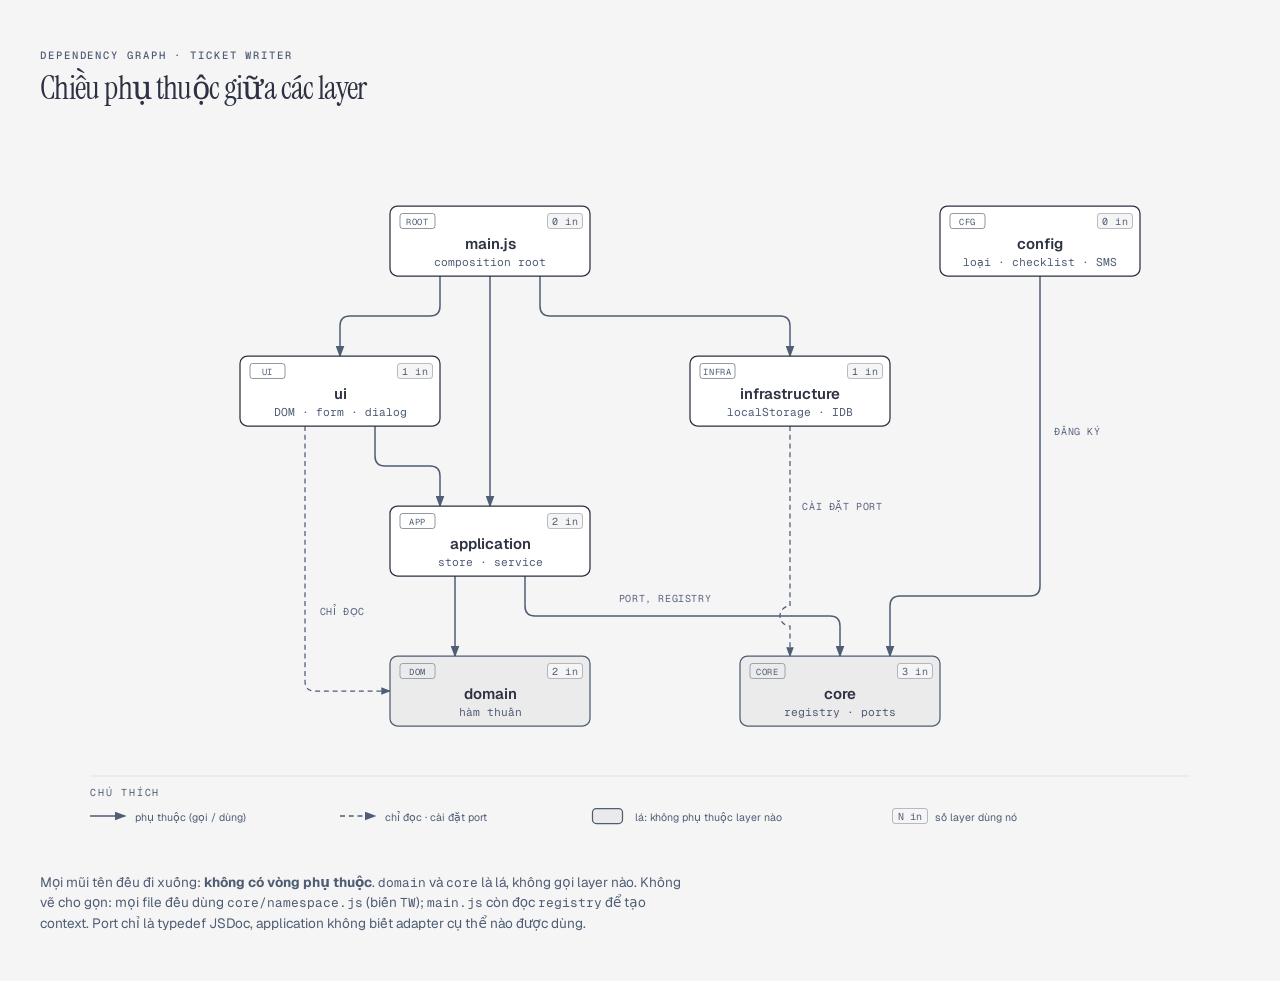
<file: docs/diagrams/dependency.html>
<!DOCTYPE html>
<html lang="vi">
<head>
  <meta charset="UTF-8">
  <meta name="viewport" content="width=device-width, initial-scale=1.0">
  <title>Chiều phụ thuộc giữa các layer</title>
  <link href="https://fonts.googleapis.com/css2?family=Instrument+Serif:ital@0;1&family=Geist:wght@400;500;600&family=Geist+Mono:wght@400;500;600&family=Noto+Serif:ital@0;1&display=swap" rel="stylesheet">
  <style>
    *, *::before, *::after { box-sizing: border-box; margin: 0; padding: 0; }
    :root {
      --color-paper: #f5f5f5; --color-ink: #2d3142; --color-muted: #4f5d75; --color-accent: #bf4520;
      --font-sans: 'Geist', system-ui, sans-serif;
      --font-serif: 'Instrument Serif', 'Noto Serif', serif;
      --font-mono: 'Geist Mono', ui-monospace, monospace;
    }
    body { font-family: var(--font-sans); background: var(--color-paper); color: var(--color-ink);
      min-height: 100vh; display: flex; align-items: center; justify-content: center; padding: 3rem 2rem; }
    .frame { max-width: 1200px; width: 100%; }
    .diagram-container { width: 100%; overflow-x: auto; }
    .eyebrow { font-family: var(--font-mono); font-size: 0.66rem; font-weight: 500; letter-spacing: 0.18em;
      text-transform: uppercase; color: var(--color-muted); margin-bottom: 0.5rem; }
    h1 { font-family: var(--font-serif); font-size: clamp(1.5rem, 2.4vw + 0.75rem, 2rem); font-weight: 400;
      letter-spacing: -0.02em; line-height: 1.15; margin-bottom: 1.5rem; }
    .note { font-size: 0.85rem; color: var(--color-muted); line-height: 1.5; margin-top: 1rem; max-width: 72ch; }
    .note code { font-family: var(--font-mono); font-size: 0.8rem; }
    svg { width: 100%; min-width: 960px; display: block; }
    @media print { .diagram-container { overflow-x: visible; } svg { min-width: 0; } }
  </style>
</head>
<body>
  <div class="frame">
    <p class="eyebrow">Dependency graph · Ticket Writer</p>
    <h1>Chiều phụ thuộc giữa các layer</h1>
    <div class="diagram-container">
      <svg viewBox="0 0 960 580" xmlns="http://www.w3.org/2000/svg" role="img" aria-labelledby="dependency-title dependency-desc">
        <title id="dependency-title">Chiều phụ thuộc giữa các layer</title>
        <desc id="dependency-desc">Đồ thị phụ thuộc giữa các layer: main.js nối ui, application, infrastructure; ui gọi application và chỉ đọc domain; application dùng domain và port; infrastructure cài đặt port; config đăng ký vào registry; không có vòng phụ thuộc.</desc>
        <defs>
          <marker id="arrow" markerWidth="8" markerHeight="6" refX="7" refY="3" orient="auto"><polygon points="0 0, 8 3, 0 6" fill="#4f5d75"/></marker>
          <marker id="arrow-accent" markerWidth="8" markerHeight="6" refX="7" refY="3" orient="auto"><polygon points="0 0, 8 3, 0 6" fill="#bf4520"/></marker>
          <marker id="arrow-link" markerWidth="8" markerHeight="6" refX="7" refY="3" orient="auto"><polygon points="0 0, 8 3, 0 6" fill="#2e5aa8"/></marker>

        </defs>
        <rect width="100%" height="100%" fill="#f5f5f5"/>
        <path d="M320,116 V140 Q320,148 312,148 H248 Q240,148 240,156 V180" fill="none" stroke="#4f5d75" stroke-width="1.2" marker-end="url(#arrow)"/>
        <path d="M360,116 V300" fill="none" stroke="#4f5d75" stroke-width="1.2" marker-end="url(#arrow)"/>
        <path d="M400,116 V140 Q400,148 408,148 H592 Q600,148 600,156 V180" fill="none" stroke="#4f5d75" stroke-width="1.2" marker-end="url(#arrow)"/>
        <path d="M268,236 V260 Q268,268 276,268 H312 Q320,268 320,276 V300" fill="none" stroke="#4f5d75" stroke-width="1.2" marker-end="url(#arrow)"/>
        <path d="M212,236 V440 Q212,448 220,448 H280" fill="none" stroke="#4f5d75" stroke-width="1" stroke-dasharray="4,3" marker-end="url(#arrow)"/>
        <path d="M332,356 V420" fill="none" stroke="#4f5d75" stroke-width="1.2" marker-end="url(#arrow)"/>
        <path d="M388,356 V380 Q388,388 396,388 H632 Q640,388 640,396 V420" fill="none" stroke="#4f5d75" stroke-width="1.2" marker-end="url(#arrow)"/>
        <path d="M600,236 V380 a8,8 0 0,0 0,16 V420" fill="none" stroke="#4f5d75" stroke-width="1" stroke-dasharray="4,3" marker-end="url(#arrow)"/>
        <path d="M800,116 V364 Q800,372 792,372 H688 Q680,372 680,380 V420" fill="none" stroke="#4f5d75" stroke-width="1.2" marker-end="url(#arrow)"/>
        <rect x="220" y="378" width="44" height="12" rx="2" fill="#f5f5f5"/>
        <text x="242" y="387" fill="#5a6580" font-size="8" font-family="'Geist Mono', monospace" text-anchor="middle" letter-spacing="0.06em">CHỈ ĐỌC</text>
        <rect x="460" y="368" width="80" height="12" rx="2" fill="#f5f5f5"/>
        <text x="500" y="377" fill="#5a6580" font-size="8" font-family="'Geist Mono', monospace" text-anchor="middle" letter-spacing="0.06em">PORT, REGISTRY</text>
        <rect x="608" y="294" width="68" height="12" rx="2" fill="#f5f5f5"/>
        <text x="642" y="303" fill="#5a6580" font-size="8" font-family="'Geist Mono', monospace" text-anchor="middle" letter-spacing="0.06em">CÀI ĐẶT PORT</text>
        <rect x="808" y="234" width="44" height="12" rx="2" fill="#f5f5f5"/>
        <text x="830" y="243" fill="#5a6580" font-size="8" font-family="'Geist Mono', monospace" text-anchor="middle" letter-spacing="0.06em">ĐĂNG KÝ</text>
        <rect x="280" y="60" width="160" height="56" rx="6" fill="#f5f5f5"/>
        <rect x="280" y="60" width="160" height="56" rx="6" fill="#ffffff" stroke="#2d3142" stroke-width="1"/>
        <rect x="288" y="66" width="28" height="12" rx="2" fill="transparent" stroke="#2d3142" stroke-opacity="0.5" stroke-width="0.8"/>
        <text x="302" y="75" fill="#4f5d75" font-size="7" font-family="'Geist Mono', monospace" text-anchor="middle" letter-spacing="0.08em">ROOT</text>
        <text x="360" y="94" fill="#2d3142" font-size="12" font-family="'Geist', sans-serif" text-anchor="middle" font-weight="600">main.js</text>
        <text x="360" y="108" fill="#4f5d75" font-size="9" font-family="'Geist Mono', monospace" text-anchor="middle">composition root</text>
        <rect x="406" y="66" width="28" height="12" rx="2" fill="#f5f5f5" stroke="rgba(45,49,66,0.3)" stroke-width="0.8"/>
        <text x="420" y="75" fill="#4f5d75" font-size="8" font-family="'Geist Mono', monospace" text-anchor="middle" letter-spacing="0.06em">0 in</text>
        <rect x="720" y="60" width="160" height="56" rx="6" fill="#f5f5f5"/>
        <rect x="720" y="60" width="160" height="56" rx="6" fill="#ffffff" stroke="#2d3142" stroke-width="1"/>
        <rect x="728" y="66" width="28" height="12" rx="2" fill="transparent" stroke="#2d3142" stroke-opacity="0.5" stroke-width="0.8"/>
        <text x="742" y="75" fill="#4f5d75" font-size="7" font-family="'Geist Mono', monospace" text-anchor="middle" letter-spacing="0.08em">CFG</text>
        <text x="800" y="94" fill="#2d3142" font-size="12" font-family="'Geist', sans-serif" text-anchor="middle" font-weight="600">config</text>
        <text x="800" y="108" fill="#4f5d75" font-size="9" font-family="'Geist Mono', monospace" text-anchor="middle">loại · checklist · SMS</text>
        <rect x="846" y="66" width="28" height="12" rx="2" fill="#f5f5f5" stroke="rgba(45,49,66,0.3)" stroke-width="0.8"/>
        <text x="860" y="75" fill="#4f5d75" font-size="8" font-family="'Geist Mono', monospace" text-anchor="middle" letter-spacing="0.06em">0 in</text>
        <rect x="160" y="180" width="160" height="56" rx="6" fill="#f5f5f5"/>
        <rect x="160" y="180" width="160" height="56" rx="6" fill="#ffffff" stroke="#2d3142" stroke-width="1"/>
        <rect x="168" y="186" width="28" height="12" rx="2" fill="transparent" stroke="#2d3142" stroke-opacity="0.5" stroke-width="0.8"/>
        <text x="182" y="195" fill="#4f5d75" font-size="7" font-family="'Geist Mono', monospace" text-anchor="middle" letter-spacing="0.08em">UI</text>
        <text x="240" y="214" fill="#2d3142" font-size="12" font-family="'Geist', sans-serif" text-anchor="middle" font-weight="600">ui</text>
        <text x="240" y="228" fill="#4f5d75" font-size="9" font-family="'Geist Mono', monospace" text-anchor="middle">DOM · form · dialog</text>
        <rect x="286" y="186" width="28" height="12" rx="2" fill="#f5f5f5" stroke="rgba(45,49,66,0.3)" stroke-width="0.8"/>
        <text x="300" y="195" fill="#4f5d75" font-size="8" font-family="'Geist Mono', monospace" text-anchor="middle" letter-spacing="0.06em">1 in</text>
        <rect x="520" y="180" width="160" height="56" rx="6" fill="#f5f5f5"/>
        <rect x="520" y="180" width="160" height="56" rx="6" fill="#ffffff" stroke="#2d3142" stroke-width="1"/>
        <rect x="528" y="186" width="28" height="12" rx="2" fill="transparent" stroke="#2d3142" stroke-opacity="0.5" stroke-width="0.8"/>
        <text x="542" y="195" fill="#4f5d75" font-size="7" font-family="'Geist Mono', monospace" text-anchor="middle" letter-spacing="0.08em">INFRA</text>
        <text x="600" y="214" fill="#2d3142" font-size="12" font-family="'Geist', sans-serif" text-anchor="middle" font-weight="600">infrastructure</text>
        <text x="600" y="228" fill="#4f5d75" font-size="9" font-family="'Geist Mono', monospace" text-anchor="middle">localStorage · IDB</text>
        <rect x="646" y="186" width="28" height="12" rx="2" fill="#f5f5f5" stroke="rgba(45,49,66,0.3)" stroke-width="0.8"/>
        <text x="660" y="195" fill="#4f5d75" font-size="8" font-family="'Geist Mono', monospace" text-anchor="middle" letter-spacing="0.06em">1 in</text>
        <rect x="280" y="300" width="160" height="56" rx="6" fill="#f5f5f5"/>
        <rect x="280" y="300" width="160" height="56" rx="6" fill="#ffffff" stroke="#2d3142" stroke-width="1"/>
        <rect x="288" y="306" width="28" height="12" rx="2" fill="transparent" stroke="#2d3142" stroke-opacity="0.5" stroke-width="0.8"/>
        <text x="302" y="315" fill="#4f5d75" font-size="7" font-family="'Geist Mono', monospace" text-anchor="middle" letter-spacing="0.08em">APP</text>
        <text x="360" y="334" fill="#2d3142" font-size="12" font-family="'Geist', sans-serif" text-anchor="middle" font-weight="600">application</text>
        <text x="360" y="348" fill="#4f5d75" font-size="9" font-family="'Geist Mono', monospace" text-anchor="middle">store · service</text>
        <rect x="406" y="306" width="28" height="12" rx="2" fill="#f5f5f5" stroke="rgba(45,49,66,0.3)" stroke-width="0.8"/>
        <text x="420" y="315" fill="#4f5d75" font-size="8" font-family="'Geist Mono', monospace" text-anchor="middle" letter-spacing="0.06em">2 in</text>
        <rect x="280" y="420" width="160" height="56" rx="6" fill="#f5f5f5"/>
        <rect x="280" y="420" width="160" height="56" rx="6" fill="rgba(45,49,66,0.05)" stroke="#4f5d75" stroke-width="1"/>
        <rect x="288" y="426" width="28" height="12" rx="2" fill="transparent" stroke="#4f5d75" stroke-opacity="0.5" stroke-width="0.8"/>
        <text x="302" y="435" fill="#4f5d75" font-size="7" font-family="'Geist Mono', monospace" text-anchor="middle" letter-spacing="0.08em">DOM</text>
        <text x="360" y="454" fill="#2d3142" font-size="12" font-family="'Geist', sans-serif" text-anchor="middle" font-weight="600">domain</text>
        <text x="360" y="468" fill="#4f5d75" font-size="9" font-family="'Geist Mono', monospace" text-anchor="middle">hàm thuần</text>
        <rect x="406" y="426" width="28" height="12" rx="2" fill="#f5f5f5" stroke="rgba(45,49,66,0.3)" stroke-width="0.8"/>
        <text x="420" y="435" fill="#4f5d75" font-size="8" font-family="'Geist Mono', monospace" text-anchor="middle" letter-spacing="0.06em">2 in</text>
        <rect x="560" y="420" width="160" height="56" rx="6" fill="#f5f5f5"/>
        <rect x="560" y="420" width="160" height="56" rx="6" fill="rgba(45,49,66,0.05)" stroke="#4f5d75" stroke-width="1"/>
        <rect x="568" y="426" width="28" height="12" rx="2" fill="transparent" stroke="#4f5d75" stroke-opacity="0.5" stroke-width="0.8"/>
        <text x="582" y="435" fill="#4f5d75" font-size="7" font-family="'Geist Mono', monospace" text-anchor="middle" letter-spacing="0.08em">CORE</text>
        <text x="640" y="454" fill="#2d3142" font-size="12" font-family="'Geist', sans-serif" text-anchor="middle" font-weight="600">core</text>
        <text x="640" y="468" fill="#4f5d75" font-size="9" font-family="'Geist Mono', monospace" text-anchor="middle">registry · ports</text>
        <rect x="686" y="426" width="28" height="12" rx="2" fill="#f5f5f5" stroke="rgba(45,49,66,0.3)" stroke-width="0.8"/>
        <text x="700" y="435" fill="#4f5d75" font-size="8" font-family="'Geist Mono', monospace" text-anchor="middle" letter-spacing="0.06em">3 in</text>
        <line x1="40" y1="516" x2="920" y2="516" stroke="rgba(45,49,66,0.1)" stroke-width="0.8"/>
        <text x="40" y="532" fill="#4f5d75" font-size="8" font-family="'Geist Mono', monospace" text-anchor="start" letter-spacing="0.18em">CHÚ THÍCH</text>
        <path d="M40,548 H68" fill="none" stroke="#4f5d75" stroke-width="1.2" marker-end="url(#arrow)"/>
        <text x="76" y="552" fill="#4f5d75" font-size="8.5" font-family="'Geist', sans-serif" text-anchor="start">phụ thuộc (gọi / dùng)</text>
        <path d="M240,548 H268" fill="none" stroke="#4f5d75" stroke-width="1.2" stroke-dasharray="4,3" marker-end="url(#arrow)"/>
        <text x="276" y="552" fill="#4f5d75" font-size="8.5" font-family="'Geist', sans-serif" text-anchor="start">chỉ đọc · cài đặt port</text>
        <rect x="442" y="542" width="24" height="12" rx="3" fill="rgba(45,49,66,0.05)" stroke="#4f5d75" stroke-width="1"/>
        <text x="476" y="552" fill="#4f5d75" font-size="8.5" font-family="'Geist', sans-serif" text-anchor="start">lá: không phụ thuộc layer nào</text>
        <rect x="682" y="542" width="28" height="12" rx="2" fill="#f5f5f5" stroke="rgba(45,49,66,0.3)" stroke-width="0.8"/>
        <text x="696" y="551" fill="#4f5d75" font-size="8" font-family="'Geist Mono', monospace" text-anchor="middle">N in</text>
        <text x="716" y="552" fill="#4f5d75" font-size="8.5" font-family="'Geist', sans-serif" text-anchor="start">số layer dùng nó</text>
      </svg>
    </div>
    <p class="note">Mọi mũi tên đều đi xuống: <b>không có vòng phụ thuộc</b>. <code>domain</code> và <code>core</code> là lá, không gọi layer nào. Không vẽ cho gọn: mọi file đều dùng <code>core/namespace.js</code> (biến <code>TW</code>); <code>main.js</code> còn đọc <code>registry</code> để tạo context. Port chỉ là typedef JSDoc, application không biết adapter cụ thể nào được dùng.</p>
  </div>
</body>
</html>
</file>
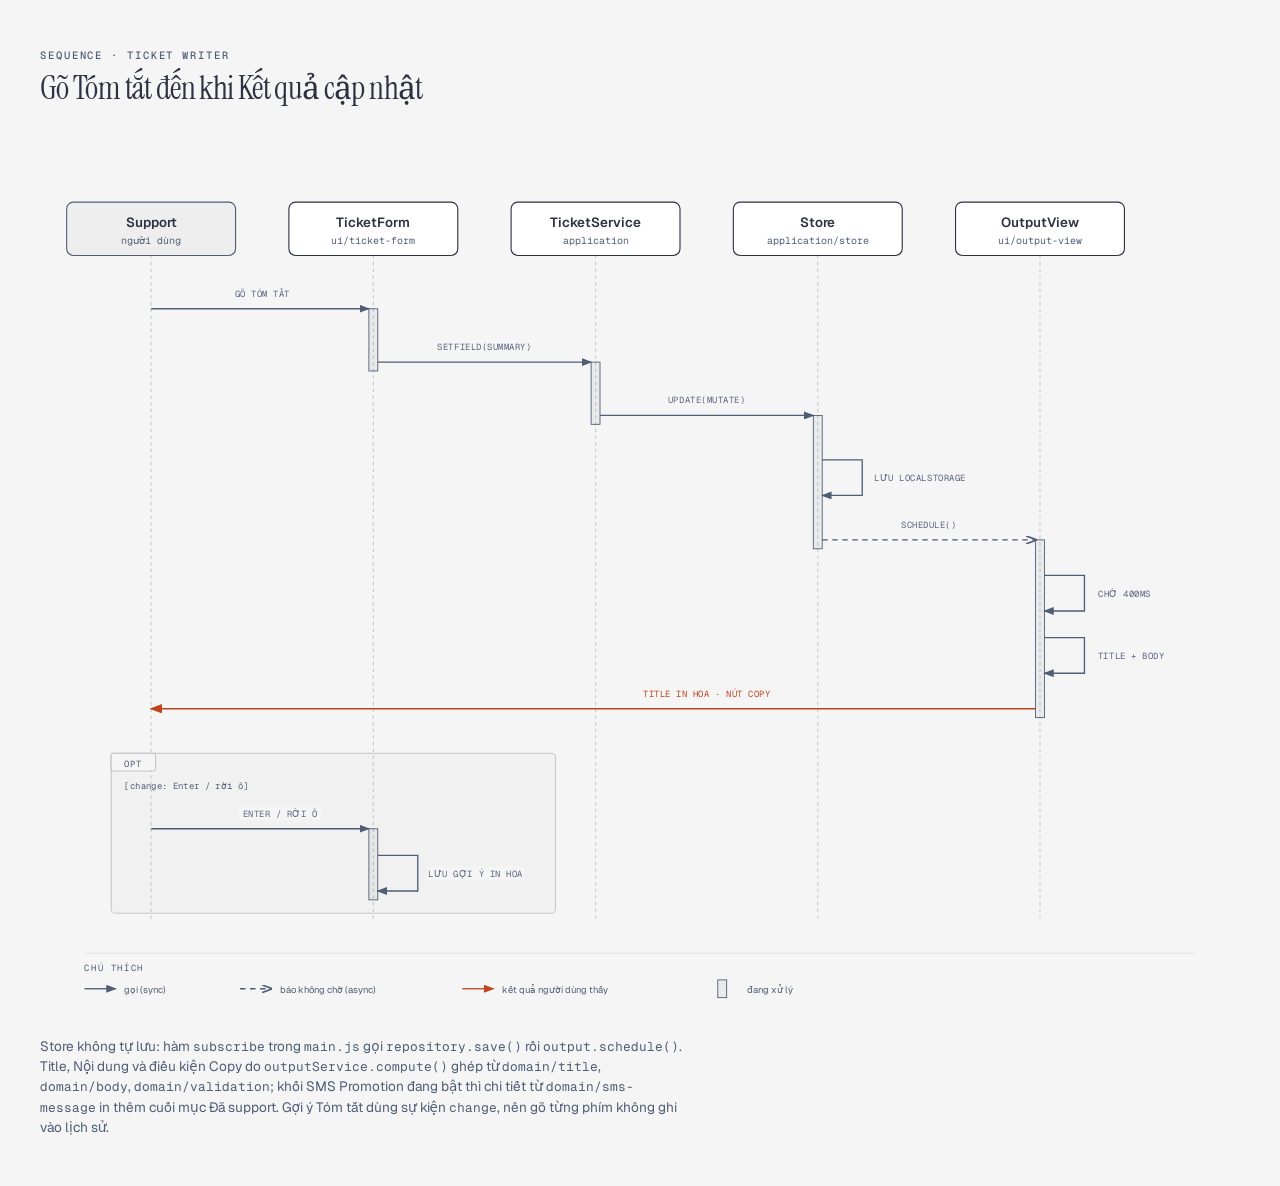
<file: docs/diagrams/sequence.html>
<!DOCTYPE html>
<html lang="vi">
<head>
  <meta charset="UTF-8">
  <meta name="viewport" content="width=device-width, initial-scale=1.0">
  <title>Gõ Tóm tắt đến khi Kết quả cập nhật</title>
  <link href="https://fonts.googleapis.com/css2?family=Instrument+Serif:ital@0;1&family=Geist:wght@400;500;600&family=Geist+Mono:wght@400;500;600&family=Noto+Serif:ital@0;1&display=swap" rel="stylesheet">
  <style>
    *, *::before, *::after { box-sizing: border-box; margin: 0; padding: 0; }
    :root {
      --color-paper: #f5f5f5; --color-ink: #2d3142; --color-muted: #4f5d75; --color-accent: #bf4520;
      --font-sans: 'Geist', system-ui, sans-serif;
      --font-serif: 'Instrument Serif', 'Noto Serif', serif;
      --font-mono: 'Geist Mono', ui-monospace, monospace;
    }
    body { font-family: var(--font-sans); background: var(--color-paper); color: var(--color-ink);
      min-height: 100vh; display: flex; align-items: center; justify-content: center; padding: 3rem 2rem; }
    .frame { max-width: 1200px; width: 100%; }
    .diagram-container { width: 100%; overflow-x: auto; }
    .eyebrow { font-family: var(--font-mono); font-size: 0.66rem; font-weight: 500; letter-spacing: 0.18em;
      text-transform: uppercase; color: var(--color-muted); margin-bottom: 0.5rem; }
    h1 { font-family: var(--font-serif); font-size: clamp(1.5rem, 2.4vw + 0.75rem, 2rem); font-weight: 400;
      letter-spacing: -0.02em; line-height: 1.15; margin-bottom: 1.5rem; }
    .note { font-size: 0.85rem; color: var(--color-muted); line-height: 1.5; margin-top: 1rem; max-width: 72ch; }
    .note code { font-family: var(--font-mono); font-size: 0.8rem; }
    svg { width: 100%; min-width: 1080px; display: block; }
    @media print { .diagram-container { overflow-x: visible; } svg { min-width: 0; } }
  </style>
</head>
<body>
  <div class="frame">
    <p class="eyebrow">Sequence · Ticket Writer</p>
    <h1>Gõ Tóm tắt đến khi Kết quả cập nhật</h1>
    <div class="diagram-container">
      <svg viewBox="0 0 1080 800" xmlns="http://www.w3.org/2000/svg" role="img" aria-labelledby="sequence-title sequence-desc">
        <title id="sequence-title">Gõ Tóm tắt đến khi Kết quả cập nhật</title>
        <desc id="sequence-desc">Sơ đồ tuần tự: Support gõ Tóm tắt, TicketForm gọi TicketService.setField, Store đổi state và lưu localStorage, báo OutputView; sau 400ms OutputView dựng Title in hoa và mở nút Copy; khi rời ô, Tóm tắt được lưu IN HOA vào danh sách gợi ý.</desc>
        <defs>
          <marker id="arrow" markerWidth="8" markerHeight="6" refX="7" refY="3" orient="auto"><polygon points="0 0, 8 3, 0 6" fill="#4f5d75"/></marker>
          <marker id="arrow-accent" markerWidth="8" markerHeight="6" refX="7" refY="3" orient="auto"><polygon points="0 0, 8 3, 0 6" fill="#bf4520"/></marker>
          <marker id="arrow-link" markerWidth="8" markerHeight="6" refX="7" refY="3" orient="auto"><polygon points="0 0, 8 3, 0 6" fill="#2e5aa8"/></marker>
          <marker id="seq-open" markerWidth="8" markerHeight="6" refX="7" refY="3" orient="auto"><polyline points="0 0, 8 3, 0 6" fill="none" stroke="#4f5d75" stroke-width="1.2"/></marker>
        </defs>
        <rect width="100%" height="100%" fill="#f5f5f5"/>
        <line x1="100" y1="112" x2="100" y2="712" stroke="rgba(45,49,66,0.22)" stroke-width="1" stroke-dasharray="3,3"/>
        <line x1="300" y1="112" x2="300" y2="712" stroke="rgba(45,49,66,0.22)" stroke-width="1" stroke-dasharray="3,3"/>
        <line x1="500" y1="112" x2="500" y2="712" stroke="rgba(45,49,66,0.22)" stroke-width="1" stroke-dasharray="3,3"/>
        <line x1="700" y1="112" x2="700" y2="712" stroke="rgba(45,49,66,0.22)" stroke-width="1" stroke-dasharray="3,3"/>
        <line x1="900" y1="112" x2="900" y2="712" stroke="rgba(45,49,66,0.22)" stroke-width="1" stroke-dasharray="3,3"/>
        <rect x="64" y="560" width="400" height="144" rx="4" fill="rgba(45,49,66,0.02)" stroke="rgba(45,49,66,0.22)" stroke-width="1"/>
        <rect x="64" y="560" width="40" height="16" rx="2" fill="#f5f5f5" stroke="rgba(45,49,66,0.22)" stroke-width="1"/>
        <text x="84" y="572" fill="#4f5d75" font-size="8" font-family="'Geist Mono', monospace" text-anchor="middle" letter-spacing="0.12em">OPT</text>
        <text x="76" y="592" fill="#4f5d75" font-size="8" font-family="'Geist Mono', monospace" text-anchor="start" letter-spacing="0.04em">[change: Enter / rời ô]</text>
        <rect x="296" y="160" width="8" height="56" fill="rgba(45,49,66,0.06)" stroke="#4f5d75" stroke-width="0.8"/>
        <rect x="496" y="208" width="8" height="56" fill="rgba(45,49,66,0.06)" stroke="#4f5d75" stroke-width="0.8"/>
        <rect x="696" y="256" width="8" height="120" fill="rgba(45,49,66,0.06)" stroke="#4f5d75" stroke-width="0.8"/>
        <rect x="896" y="368" width="8" height="160" fill="rgba(45,49,66,0.06)" stroke="#4f5d75" stroke-width="0.8"/>
        <rect x="296" y="628" width="8" height="64" fill="rgba(45,49,66,0.06)" stroke="#4f5d75" stroke-width="0.8"/>
        <path d="M100,160 H296" fill="none" stroke="#4f5d75" stroke-width="1.2" marker-end="url(#arrow)"/>
        <path d="M304,208 H496" fill="none" stroke="#4f5d75" stroke-width="1.2" marker-end="url(#arrow)"/>
        <path d="M504,256 H696" fill="none" stroke="#4f5d75" stroke-width="1.2" marker-end="url(#arrow)"/>
        <path d="M704,296 H740 V328 H704" fill="none" stroke="#4f5d75" stroke-width="1.2" marker-end="url(#arrow)"/>
        <path d="M704,368 H896" fill="none" stroke="#4f5d75" stroke-width="1.2" stroke-dasharray="5,4" marker-end="url(#seq-open)"/>
        <path d="M904,400 H940 V432 H904" fill="none" stroke="#4f5d75" stroke-width="1.2" marker-end="url(#arrow)"/>
        <path d="M904,456 H940 V488 H904" fill="none" stroke="#4f5d75" stroke-width="1.2" marker-end="url(#arrow)"/>
        <path d="M896,520 H100" fill="none" stroke="#bf4520" stroke-width="1.4" marker-end="url(#arrow-accent)"/>
        <path d="M100,628 H296" fill="none" stroke="#4f5d75" stroke-width="1.2" marker-end="url(#arrow)"/>
        <path d="M304,652 H340 V684 H304" fill="none" stroke="#4f5d75" stroke-width="1.2" marker-end="url(#arrow)"/>
        <rect x="170" y="140" width="60" height="12" rx="2" fill="#f5f5f5"/>
        <text x="200" y="149" fill="#5a6580" font-size="8" font-family="'Geist Mono', monospace" text-anchor="middle" letter-spacing="0.06em">GÕ TÓM TẮT</text>
        <rect x="352" y="188" width="96" height="12" rx="2" fill="#f5f5f5"/>
        <text x="400" y="197" fill="#5a6580" font-size="8" font-family="'Geist Mono', monospace" text-anchor="middle" letter-spacing="0.06em">SETFIELD(SUMMARY)</text>
        <rect x="560" y="236" width="80" height="12" rx="2" fill="#f5f5f5"/>
        <text x="600" y="245" fill="#5a6580" font-size="8" font-family="'Geist Mono', monospace" text-anchor="middle" letter-spacing="0.06em">UPDATE(MUTATE)</text>
        <rect x="748" y="306" width="88" height="12" rx="2" fill="#f5f5f5"/>
        <text x="792" y="315" fill="#5a6580" font-size="8" font-family="'Geist Mono', monospace" text-anchor="middle" letter-spacing="0.06em">LƯU LOCALSTORAGE</text>
        <rect x="770" y="348" width="60" height="12" rx="2" fill="#f5f5f5"/>
        <text x="800" y="357" fill="#5a6580" font-size="8" font-family="'Geist Mono', monospace" text-anchor="middle" letter-spacing="0.06em">SCHEDULE()</text>
        <rect x="948" y="410" width="56" height="12" rx="2" fill="#f5f5f5"/>
        <text x="976" y="419" fill="#5a6580" font-size="8" font-family="'Geist Mono', monospace" text-anchor="middle" letter-spacing="0.06em">CHỜ 400MS</text>
        <rect x="948" y="466" width="68" height="12" rx="2" fill="#f5f5f5"/>
        <text x="982" y="475" fill="#5a6580" font-size="8" font-family="'Geist Mono', monospace" text-anchor="middle" letter-spacing="0.06em">TITLE + BODY</text>
        <rect x="538" y="500" width="124" height="12" rx="2" fill="#f5f5f5"/>
        <text x="600" y="509" fill="#bf4520" font-size="8" font-family="'Geist Mono', monospace" text-anchor="middle" letter-spacing="0.06em">TITLE IN HOA · NÚT COPY</text>
        <rect x="178" y="608" width="76" height="12" rx="2" fill="#f5f5f5"/>
        <text x="216" y="617" fill="#5a6580" font-size="8" font-family="'Geist Mono', monospace" text-anchor="middle" letter-spacing="0.06em">ENTER / RỜI Ô</text>
        <rect x="348" y="662" width="88" height="12" rx="2" fill="#f5f5f5"/>
        <text x="392" y="671" fill="#5a6580" font-size="8" font-family="'Geist Mono', monospace" text-anchor="middle" letter-spacing="0.06em">LƯU GỢI Ý IN HOA</text>
        <rect x="24" y="64" width="152" height="48" rx="6" fill="rgba(45,49,66,0.03)" stroke="#4f5d75" stroke-width="1"/>
        <text x="100" y="86" fill="#2d3142" font-size="12" font-family="'Geist', sans-serif" text-anchor="middle" font-weight="600">Support</text>
        <text x="100" y="102" fill="#4f5d75" font-size="9" font-family="'Geist Mono', monospace" text-anchor="middle">người dùng</text>
        <rect x="224" y="64" width="152" height="48" rx="6" fill="#ffffff" stroke="#2d3142" stroke-width="1"/>
        <text x="300" y="86" fill="#2d3142" font-size="12" font-family="'Geist', sans-serif" text-anchor="middle" font-weight="600">TicketForm</text>
        <text x="300" y="102" fill="#4f5d75" font-size="9" font-family="'Geist Mono', monospace" text-anchor="middle">ui/ticket-form</text>
        <rect x="424" y="64" width="152" height="48" rx="6" fill="#ffffff" stroke="#2d3142" stroke-width="1"/>
        <text x="500" y="86" fill="#2d3142" font-size="12" font-family="'Geist', sans-serif" text-anchor="middle" font-weight="600">TicketService</text>
        <text x="500" y="102" fill="#4f5d75" font-size="9" font-family="'Geist Mono', monospace" text-anchor="middle">application</text>
        <rect x="624" y="64" width="152" height="48" rx="6" fill="#ffffff" stroke="#2d3142" stroke-width="1"/>
        <text x="700" y="86" fill="#2d3142" font-size="12" font-family="'Geist', sans-serif" text-anchor="middle" font-weight="600">Store</text>
        <text x="700" y="102" fill="#4f5d75" font-size="9" font-family="'Geist Mono', monospace" text-anchor="middle">application/store</text>
        <rect x="824" y="64" width="152" height="48" rx="6" fill="#ffffff" stroke="#2d3142" stroke-width="1"/>
        <text x="900" y="86" fill="#2d3142" font-size="12" font-family="'Geist', sans-serif" text-anchor="middle" font-weight="600">OutputView</text>
        <text x="900" y="102" fill="#4f5d75" font-size="9" font-family="'Geist Mono', monospace" text-anchor="middle">ui/output-view</text>
        <line x1="40" y1="740" x2="1040" y2="740" stroke="rgba(45,49,66,0.1)" stroke-width="0.8"/>
        <text x="40" y="756" fill="#4f5d75" font-size="8" font-family="'Geist Mono', monospace" text-anchor="start" letter-spacing="0.18em">CHÚ THÍCH</text>
        <path d="M40,772 H68" fill="none" stroke="#4f5d75" stroke-width="1.2" marker-end="url(#arrow)"/>
        <text x="76" y="776" fill="#4f5d75" font-size="8.5" font-family="'Geist', sans-serif" text-anchor="start">gọi (sync)</text>
        <path d="M180,772 H208" fill="none" stroke="#4f5d75" stroke-width="1.2" stroke-dasharray="5,4" marker-end="url(#seq-open)"/>
        <text x="216" y="776" fill="#4f5d75" font-size="8.5" font-family="'Geist', sans-serif" text-anchor="start">báo không chờ (async)</text>
        <path d="M380,772 H408" fill="none" stroke="#bf4520" stroke-width="1.2" marker-end="url(#arrow-accent)"/>
        <text x="416" y="776" fill="#4f5d75" font-size="8.5" font-family="'Geist', sans-serif" text-anchor="start">kết quả người dùng thấy</text>
        <rect x="610" y="764" width="8" height="16" fill="rgba(45,49,66,0.06)" stroke="#4f5d75" stroke-width="0.8"/>
        <text x="636" y="776" fill="#4f5d75" font-size="8.5" font-family="'Geist', sans-serif" text-anchor="start">đang xử lý</text>
      </svg>
    </div>
    <p class="note">Store không tự lưu: hàm <code>subscribe</code> trong <code>main.js</code> gọi <code>repository.save()</code> rồi <code>output.schedule()</code>. Title, Nội dung và điều kiện Copy do <code>outputService.compute()</code> ghép từ <code>domain/title</code>, <code>domain/body</code>, <code>domain/validation</code>; khối SMS Promotion đang bật thì chi tiết từ <code>domain/sms-message</code> in thêm cuối mục Đã support. Gợi ý Tóm tắt dùng sự kiện <code>change</code>, nên gõ từng phím không ghi vào lịch sử.</p>
  </div>
</body>
</html>
</file>
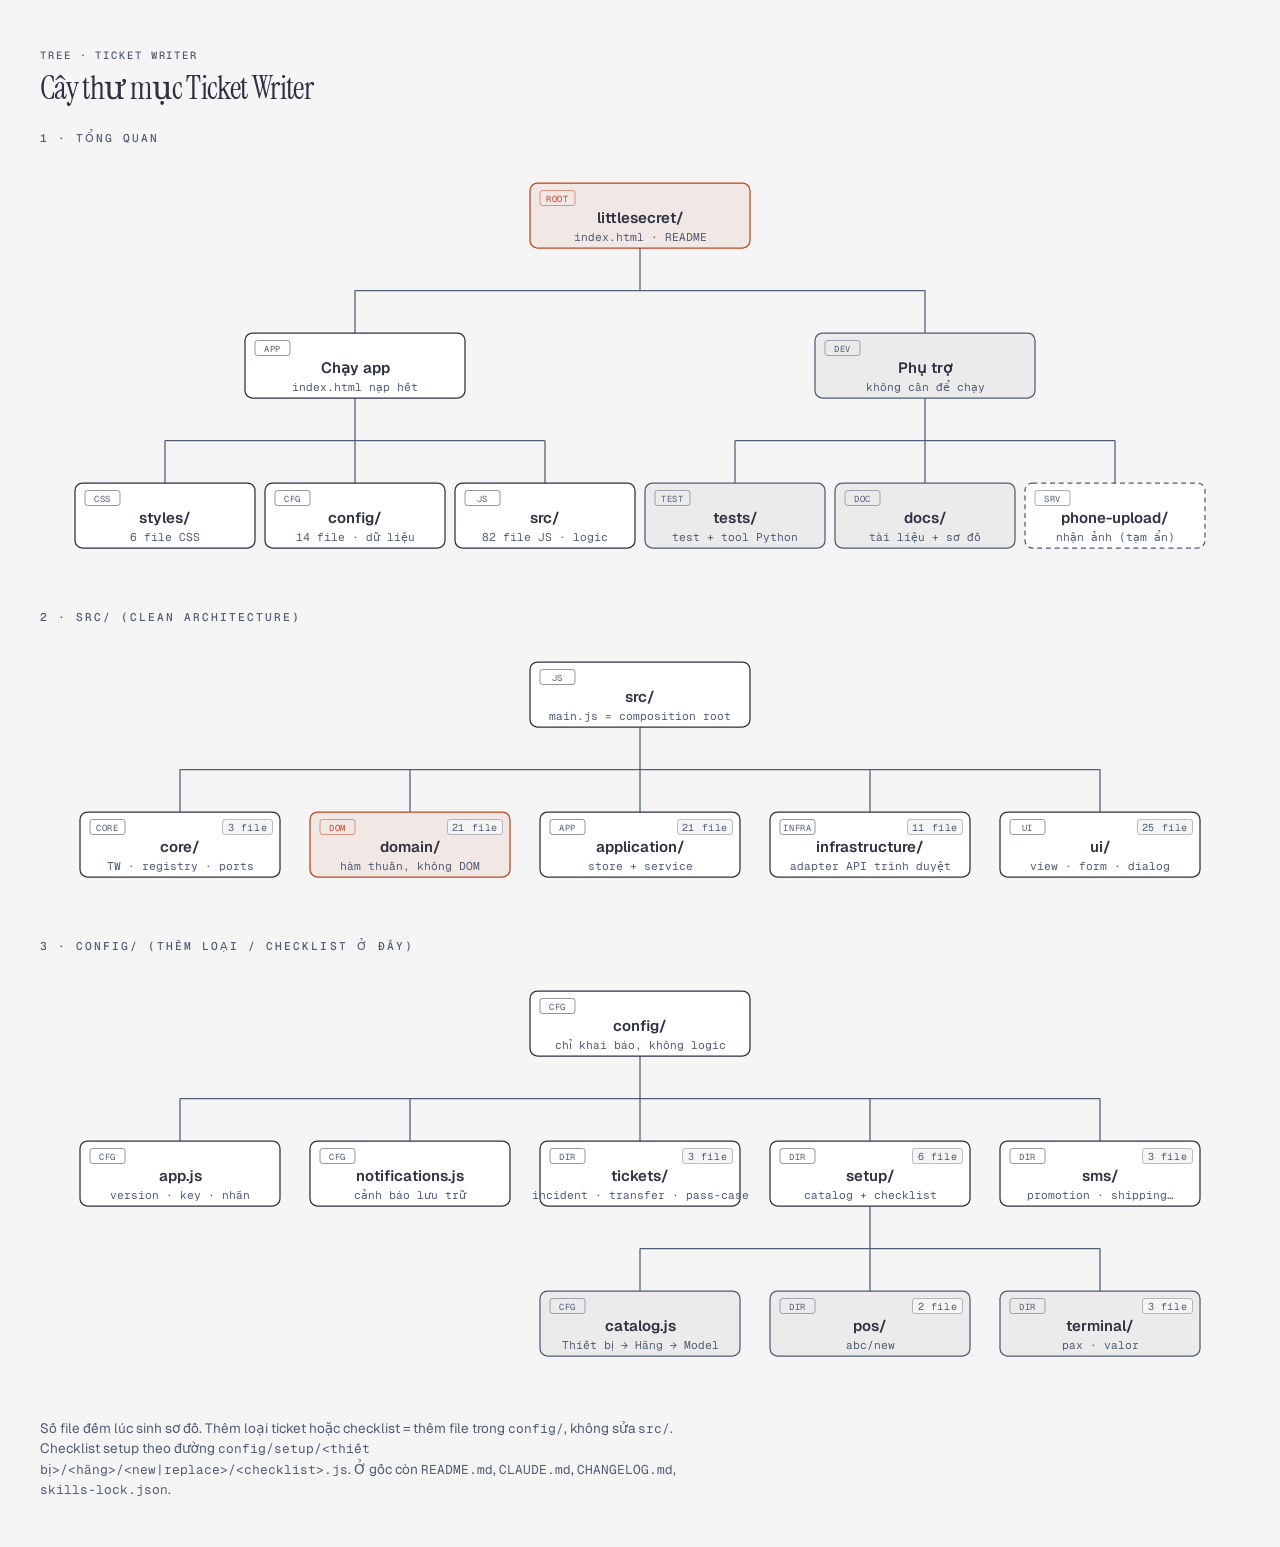
<file: docs/diagrams/tree.html>
<!DOCTYPE html>
<html lang="vi">
<head>
  <meta charset="UTF-8">
  <meta name="viewport" content="width=device-width, initial-scale=1.0">
  <title>Cây thư mục Ticket Writer</title>
  <link href="https://fonts.googleapis.com/css2?family=Instrument+Serif:ital@0;1&family=Geist:wght@400;500;600&family=Geist+Mono:wght@400;500;600&family=Noto+Serif:ital@0;1&display=swap" rel="stylesheet">
  <style>
    *, *::before, *::after { box-sizing: border-box; margin: 0; padding: 0; }
    :root {
      --color-paper: #f5f5f5; --color-ink: #2d3142; --color-muted: #4f5d75; --color-accent: #bf4520;
      --font-sans: 'Geist', system-ui, sans-serif;
      --font-serif: 'Instrument Serif', 'Noto Serif', serif;
      --font-mono: 'Geist Mono', ui-monospace, monospace;
    }
    body { font-family: var(--font-sans); background: var(--color-paper); color: var(--color-ink);
      min-height: 100vh; display: flex; align-items: center; justify-content: center; padding: 3rem 2rem; }
    .frame { max-width: 1200px; width: 100%; }
    .diagram-container { width: 100%; overflow-x: auto; margin-bottom: 2rem; }
    h2 { font-family: var(--font-mono); font-size: 0.7rem; letter-spacing: 0.18em; text-transform: uppercase; color: var(--color-muted); font-weight: 500; margin: 0.5rem 0; }
    .eyebrow { font-family: var(--font-mono); font-size: 0.66rem; font-weight: 500; letter-spacing: 0.18em;
      text-transform: uppercase; color: var(--color-muted); margin-bottom: 0.5rem; }
    h1 { font-family: var(--font-serif); font-size: clamp(1.5rem, 2.4vw + 0.75rem, 2rem); font-weight: 400;
      letter-spacing: -0.02em; line-height: 1.15; margin-bottom: 1.5rem; }
    .note { font-size: 0.85rem; color: var(--color-muted); line-height: 1.5; margin-top: 1rem; max-width: 72ch; }
    .note code { font-family: var(--font-mono); font-size: 0.8rem; }
    svg { width: 100%; min-width: 960px; display: block; }
    @media print { .diagram-container { overflow-x: visible; } svg { min-width: 0; } }
  </style>
</head>
<body>
  <div class="frame">
    <p class="eyebrow">Tree · Ticket Writer</p>
    <h1>Cây thư mục Ticket Writer</h1>
    <h2>1 · Tổng quan</h2>
    <div class="diagram-container">
      <svg viewBox="0 0 960 340" xmlns="http://www.w3.org/2000/svg" role="img" aria-labelledby="tree-overview-title tree-overview-desc">
        <title id="tree-overview-title">Cây thư mục Ticket Writer · tổng quan</title>
        <desc id="tree-overview-desc">Cây thư mục: gốc dự án chia thành nhóm chạy app (styles, config, src) và nhóm phụ trợ (tests, docs, phone-upload).</desc>
        <rect width="100%" height="100%" fill="#f5f5f5"/>
        <path d="M480,76 V110" fill="none" stroke="#4f5d75" stroke-width="1"/>
        <path d="M252,110 H708" fill="none" stroke="#4f5d75" stroke-width="1"/>
        <path d="M252,110 V144" fill="none" stroke="#4f5d75" stroke-width="1"/>
        <path d="M708,110 V144" fill="none" stroke="#4f5d75" stroke-width="1"/>
        <path d="M252,196 V230" fill="none" stroke="#4f5d75" stroke-width="1"/>
        <path d="M100,230 H404" fill="none" stroke="#4f5d75" stroke-width="1"/>
        <path d="M100,230 V264" fill="none" stroke="#4f5d75" stroke-width="1"/>
        <path d="M252,230 V264" fill="none" stroke="#4f5d75" stroke-width="1"/>
        <path d="M404,230 V264" fill="none" stroke="#4f5d75" stroke-width="1"/>
        <path d="M708,196 V230" fill="none" stroke="#4f5d75" stroke-width="1"/>
        <path d="M556,230 H860" fill="none" stroke="#4f5d75" stroke-width="1"/>
        <path d="M556,230 V264" fill="none" stroke="#4f5d75" stroke-width="1"/>
        <path d="M708,230 V264" fill="none" stroke="#4f5d75" stroke-width="1"/>
        <path d="M860,230 V264" fill="none" stroke="#4f5d75" stroke-width="1"/>
        <rect x="392" y="24" width="176" height="52" rx="6" fill="#f5f5f5"/>
        <rect x="392" y="24" width="176" height="52" rx="6" fill="rgba(191,69,32,0.08)" stroke="#bf4520" stroke-width="1"/>
        <rect x="400" y="30" width="28" height="12" rx="2" fill="transparent" stroke="#bf4520" stroke-opacity="0.5" stroke-width="0.8"/>
        <text x="414" y="39" fill="#bf4520" font-size="7" font-family="'Geist Mono', monospace" text-anchor="middle" letter-spacing="0.08em">ROOT</text>
        <text x="480" y="56" fill="#2d3142" font-size="12" font-family="'Geist', sans-serif" text-anchor="middle" font-weight="600">littlesecret/</text>
        <text x="480" y="70" fill="#4f5d75" font-size="9" font-family="'Geist Mono', monospace" text-anchor="middle">index.html · README</text>
        <rect x="164" y="144" width="176" height="52" rx="6" fill="#f5f5f5"/>
        <rect x="164" y="144" width="176" height="52" rx="6" fill="#ffffff" stroke="#2d3142" stroke-width="1"/>
        <rect x="172" y="150" width="28" height="12" rx="2" fill="transparent" stroke="#2d3142" stroke-opacity="0.5" stroke-width="0.8"/>
        <text x="186" y="159" fill="#4f5d75" font-size="7" font-family="'Geist Mono', monospace" text-anchor="middle" letter-spacing="0.08em">APP</text>
        <text x="252" y="176" fill="#2d3142" font-size="12" font-family="'Geist', sans-serif" text-anchor="middle" font-weight="600">Chạy app</text>
        <text x="252" y="190" fill="#4f5d75" font-size="9" font-family="'Geist Mono', monospace" text-anchor="middle">index.html nạp hết</text>
        <rect x="620" y="144" width="176" height="52" rx="6" fill="#f5f5f5"/>
        <rect x="620" y="144" width="176" height="52" rx="6" fill="rgba(45,49,66,0.05)" stroke="#4f5d75" stroke-width="1"/>
        <rect x="628" y="150" width="28" height="12" rx="2" fill="transparent" stroke="#4f5d75" stroke-opacity="0.5" stroke-width="0.8"/>
        <text x="642" y="159" fill="#4f5d75" font-size="7" font-family="'Geist Mono', monospace" text-anchor="middle" letter-spacing="0.08em">DEV</text>
        <text x="708" y="176" fill="#2d3142" font-size="12" font-family="'Geist', sans-serif" text-anchor="middle" font-weight="600">Phụ trợ</text>
        <text x="708" y="190" fill="#4f5d75" font-size="9" font-family="'Geist Mono', monospace" text-anchor="middle">không cần để chạy</text>
        <rect x="28" y="264" width="144" height="52" rx="6" fill="#f5f5f5"/>
        <rect x="28" y="264" width="144" height="52" rx="6" fill="#ffffff" stroke="#2d3142" stroke-width="1"/>
        <rect x="36" y="270" width="28" height="12" rx="2" fill="transparent" stroke="#2d3142" stroke-opacity="0.5" stroke-width="0.8"/>
        <text x="50" y="279" fill="#4f5d75" font-size="7" font-family="'Geist Mono', monospace" text-anchor="middle" letter-spacing="0.08em">CSS</text>
        <text x="100" y="296" fill="#2d3142" font-size="12" font-family="'Geist', sans-serif" text-anchor="middle" font-weight="600">styles/</text>
        <text x="100" y="310" fill="#4f5d75" font-size="9" font-family="'Geist Mono', monospace" text-anchor="middle">6 file CSS</text>
        <rect x="180" y="264" width="144" height="52" rx="6" fill="#f5f5f5"/>
        <rect x="180" y="264" width="144" height="52" rx="6" fill="#ffffff" stroke="#2d3142" stroke-width="1"/>
        <rect x="188" y="270" width="28" height="12" rx="2" fill="transparent" stroke="#2d3142" stroke-opacity="0.5" stroke-width="0.8"/>
        <text x="202" y="279" fill="#4f5d75" font-size="7" font-family="'Geist Mono', monospace" text-anchor="middle" letter-spacing="0.08em">CFG</text>
        <text x="252" y="296" fill="#2d3142" font-size="12" font-family="'Geist', sans-serif" text-anchor="middle" font-weight="600">config/</text>
        <text x="252" y="310" fill="#4f5d75" font-size="9" font-family="'Geist Mono', monospace" text-anchor="middle">14 file · dữ liệu</text>
        <rect x="332" y="264" width="144" height="52" rx="6" fill="#f5f5f5"/>
        <rect x="332" y="264" width="144" height="52" rx="6" fill="#ffffff" stroke="#2d3142" stroke-width="1"/>
        <rect x="340" y="270" width="28" height="12" rx="2" fill="transparent" stroke="#2d3142" stroke-opacity="0.5" stroke-width="0.8"/>
        <text x="354" y="279" fill="#4f5d75" font-size="7" font-family="'Geist Mono', monospace" text-anchor="middle" letter-spacing="0.08em">JS</text>
        <text x="404" y="296" fill="#2d3142" font-size="12" font-family="'Geist', sans-serif" text-anchor="middle" font-weight="600">src/</text>
        <text x="404" y="310" fill="#4f5d75" font-size="9" font-family="'Geist Mono', monospace" text-anchor="middle">82 file JS · logic</text>
        <rect x="484" y="264" width="144" height="52" rx="6" fill="#f5f5f5"/>
        <rect x="484" y="264" width="144" height="52" rx="6" fill="rgba(45,49,66,0.05)" stroke="#4f5d75" stroke-width="1"/>
        <rect x="492" y="270" width="28" height="12" rx="2" fill="transparent" stroke="#4f5d75" stroke-opacity="0.5" stroke-width="0.8"/>
        <text x="506" y="279" fill="#4f5d75" font-size="7" font-family="'Geist Mono', monospace" text-anchor="middle" letter-spacing="0.08em">TEST</text>
        <text x="556" y="296" fill="#2d3142" font-size="12" font-family="'Geist', sans-serif" text-anchor="middle" font-weight="600">tests/</text>
        <text x="556" y="310" fill="#4f5d75" font-size="9" font-family="'Geist Mono', monospace" text-anchor="middle">test + tool Python</text>
        <rect x="636" y="264" width="144" height="52" rx="6" fill="#f5f5f5"/>
        <rect x="636" y="264" width="144" height="52" rx="6" fill="rgba(45,49,66,0.05)" stroke="#4f5d75" stroke-width="1"/>
        <rect x="644" y="270" width="28" height="12" rx="2" fill="transparent" stroke="#4f5d75" stroke-opacity="0.5" stroke-width="0.8"/>
        <text x="658" y="279" fill="#4f5d75" font-size="7" font-family="'Geist Mono', monospace" text-anchor="middle" letter-spacing="0.08em">DOC</text>
        <text x="708" y="296" fill="#2d3142" font-size="12" font-family="'Geist', sans-serif" text-anchor="middle" font-weight="600">docs/</text>
        <text x="708" y="310" fill="#4f5d75" font-size="9" font-family="'Geist Mono', monospace" text-anchor="middle">tài liệu + sơ đồ</text>
        <rect x="788" y="264" width="144" height="52" rx="6" fill="#f5f5f5"/>
        <rect x="788" y="264" width="144" height="52" rx="6" fill="#ffffff" stroke="#4f5d75" stroke-width="1" stroke-dasharray="4,3"/>
        <rect x="796" y="270" width="28" height="12" rx="2" fill="transparent" stroke="#4f5d75" stroke-opacity="0.5" stroke-width="0.8"/>
        <text x="810" y="279" fill="#4f5d75" font-size="7" font-family="'Geist Mono', monospace" text-anchor="middle" letter-spacing="0.08em">SRV</text>
        <text x="860" y="296" fill="#2d3142" font-size="12" font-family="'Geist', sans-serif" text-anchor="middle" font-weight="600">phone-upload/</text>
        <text x="860" y="310" fill="#4f5d75" font-size="9" font-family="'Geist Mono', monospace" text-anchor="middle">nhận ảnh (tạm ẩn)</text>
      </svg>
    </div>
    <h2>2 · src/ (Clean Architecture)</h2>
    <div class="diagram-container">
      <svg viewBox="0 0 960 220" xmlns="http://www.w3.org/2000/svg" role="img" aria-labelledby="tree-src-title tree-src-desc">
        <title id="tree-src-title">src/ · 5 layer</title>
        <desc id="tree-src-desc">Cây thư mục src: main.js và 5 layer core, domain, application, infrastructure, ui kèm số file mỗi layer.</desc>
        <rect width="100%" height="100%" fill="#f5f5f5"/>
        <path d="M480,76 V110" fill="none" stroke="#4f5d75" stroke-width="1"/>
        <path d="M112,110 H848" fill="none" stroke="#4f5d75" stroke-width="1"/>
        <path d="M112,110 V144" fill="none" stroke="#4f5d75" stroke-width="1"/>
        <path d="M296,110 V144" fill="none" stroke="#4f5d75" stroke-width="1"/>
        <path d="M480,110 V144" fill="none" stroke="#4f5d75" stroke-width="1"/>
        <path d="M664,110 V144" fill="none" stroke="#4f5d75" stroke-width="1"/>
        <path d="M848,110 V144" fill="none" stroke="#4f5d75" stroke-width="1"/>
        <rect x="392" y="24" width="176" height="52" rx="6" fill="#f5f5f5"/>
        <rect x="392" y="24" width="176" height="52" rx="6" fill="#ffffff" stroke="#2d3142" stroke-width="1"/>
        <rect x="400" y="30" width="28" height="12" rx="2" fill="transparent" stroke="#2d3142" stroke-opacity="0.5" stroke-width="0.8"/>
        <text x="414" y="39" fill="#4f5d75" font-size="7" font-family="'Geist Mono', monospace" text-anchor="middle" letter-spacing="0.08em">JS</text>
        <text x="480" y="56" fill="#2d3142" font-size="12" font-family="'Geist', sans-serif" text-anchor="middle" font-weight="600">src/</text>
        <text x="480" y="70" fill="#4f5d75" font-size="9" font-family="'Geist Mono', monospace" text-anchor="middle">main.js = composition root</text>
        <rect x="32" y="144" width="160" height="52" rx="6" fill="#f5f5f5"/>
        <rect x="32" y="144" width="160" height="52" rx="6" fill="#ffffff" stroke="#2d3142" stroke-width="1"/>
        <rect x="40" y="150" width="28" height="12" rx="2" fill="transparent" stroke="#2d3142" stroke-opacity="0.5" stroke-width="0.8"/>
        <text x="54" y="159" fill="#4f5d75" font-size="7" font-family="'Geist Mono', monospace" text-anchor="middle" letter-spacing="0.08em">CORE</text>
        <text x="112" y="176" fill="#2d3142" font-size="12" font-family="'Geist', sans-serif" text-anchor="middle" font-weight="600">core/</text>
        <text x="112" y="190" fill="#4f5d75" font-size="9" font-family="'Geist Mono', monospace" text-anchor="middle">TW · registry · ports</text>
        <rect x="146" y="150" width="40" height="12" rx="2" fill="#f5f5f5" stroke="rgba(45,49,66,0.3)" stroke-width="0.8"/>
        <text x="166" y="159" fill="#4f5d75" font-size="8" font-family="'Geist Mono', monospace" text-anchor="middle" letter-spacing="0.06em">3 file</text>
        <rect x="216" y="144" width="160" height="52" rx="6" fill="#f5f5f5"/>
        <rect x="216" y="144" width="160" height="52" rx="6" fill="rgba(191,69,32,0.08)" stroke="#bf4520" stroke-width="1"/>
        <rect x="224" y="150" width="28" height="12" rx="2" fill="transparent" stroke="#bf4520" stroke-opacity="0.5" stroke-width="0.8"/>
        <text x="238" y="159" fill="#bf4520" font-size="7" font-family="'Geist Mono', monospace" text-anchor="middle" letter-spacing="0.08em">DOM</text>
        <text x="296" y="176" fill="#2d3142" font-size="12" font-family="'Geist', sans-serif" text-anchor="middle" font-weight="600">domain/</text>
        <text x="296" y="190" fill="#4f5d75" font-size="9" font-family="'Geist Mono', monospace" text-anchor="middle">hàm thuần, không DOM</text>
        <rect x="326" y="150" width="44" height="12" rx="2" fill="#f5f5f5" stroke="rgba(45,49,66,0.3)" stroke-width="0.8"/>
        <text x="348" y="159" fill="#4f5d75" font-size="8" font-family="'Geist Mono', monospace" text-anchor="middle" letter-spacing="0.06em">21 file</text>
        <rect x="400" y="144" width="160" height="52" rx="6" fill="#f5f5f5"/>
        <rect x="400" y="144" width="160" height="52" rx="6" fill="#ffffff" stroke="#2d3142" stroke-width="1"/>
        <rect x="408" y="150" width="28" height="12" rx="2" fill="transparent" stroke="#2d3142" stroke-opacity="0.5" stroke-width="0.8"/>
        <text x="422" y="159" fill="#4f5d75" font-size="7" font-family="'Geist Mono', monospace" text-anchor="middle" letter-spacing="0.08em">APP</text>
        <text x="480" y="176" fill="#2d3142" font-size="12" font-family="'Geist', sans-serif" text-anchor="middle" font-weight="600">application/</text>
        <text x="480" y="190" fill="#4f5d75" font-size="9" font-family="'Geist Mono', monospace" text-anchor="middle">store + service</text>
        <rect x="510" y="150" width="44" height="12" rx="2" fill="#f5f5f5" stroke="rgba(45,49,66,0.3)" stroke-width="0.8"/>
        <text x="532" y="159" fill="#4f5d75" font-size="8" font-family="'Geist Mono', monospace" text-anchor="middle" letter-spacing="0.06em">21 file</text>
        <rect x="584" y="144" width="160" height="52" rx="6" fill="#f5f5f5"/>
        <rect x="584" y="144" width="160" height="52" rx="6" fill="#ffffff" stroke="#2d3142" stroke-width="1"/>
        <rect x="592" y="150" width="28" height="12" rx="2" fill="transparent" stroke="#2d3142" stroke-opacity="0.5" stroke-width="0.8"/>
        <text x="606" y="159" fill="#4f5d75" font-size="7" font-family="'Geist Mono', monospace" text-anchor="middle" letter-spacing="0.08em">INFRA</text>
        <text x="664" y="176" fill="#2d3142" font-size="12" font-family="'Geist', sans-serif" text-anchor="middle" font-weight="600">infrastructure/</text>
        <text x="664" y="190" fill="#4f5d75" font-size="9" font-family="'Geist Mono', monospace" text-anchor="middle">adapter API trình duyệt</text>
        <rect x="694" y="150" width="44" height="12" rx="2" fill="#f5f5f5" stroke="rgba(45,49,66,0.3)" stroke-width="0.8"/>
        <text x="716" y="159" fill="#4f5d75" font-size="8" font-family="'Geist Mono', monospace" text-anchor="middle" letter-spacing="0.06em">11 file</text>
        <rect x="768" y="144" width="160" height="52" rx="6" fill="#f5f5f5"/>
        <rect x="768" y="144" width="160" height="52" rx="6" fill="#ffffff" stroke="#2d3142" stroke-width="1"/>
        <rect x="776" y="150" width="28" height="12" rx="2" fill="transparent" stroke="#2d3142" stroke-opacity="0.5" stroke-width="0.8"/>
        <text x="790" y="159" fill="#4f5d75" font-size="7" font-family="'Geist Mono', monospace" text-anchor="middle" letter-spacing="0.08em">UI</text>
        <text x="848" y="176" fill="#2d3142" font-size="12" font-family="'Geist', sans-serif" text-anchor="middle" font-weight="600">ui/</text>
        <text x="848" y="190" fill="#4f5d75" font-size="9" font-family="'Geist Mono', monospace" text-anchor="middle">view · form · dialog</text>
        <rect x="878" y="150" width="44" height="12" rx="2" fill="#f5f5f5" stroke="rgba(45,49,66,0.3)" stroke-width="0.8"/>
        <text x="900" y="159" fill="#4f5d75" font-size="8" font-family="'Geist Mono', monospace" text-anchor="middle" letter-spacing="0.06em">25 file</text>
      </svg>
    </div>
    <h2>3 · config/ (thêm loại / checklist ở đây)</h2>
    <div class="diagram-container">
      <svg viewBox="0 0 960 340" xmlns="http://www.w3.org/2000/svg" role="img" aria-labelledby="tree-config-title tree-config-desc">
        <title id="tree-config-title">config/ · dữ liệu cấu hình</title>
        <desc id="tree-config-desc">Cây thư mục config: app.js, notifications.js, tickets, setup (catalog, pos, terminal) và sms.</desc>
        <rect width="100%" height="100%" fill="#f5f5f5"/>
        <path d="M480,76 V110" fill="none" stroke="#4f5d75" stroke-width="1"/>
        <path d="M112,110 H848" fill="none" stroke="#4f5d75" stroke-width="1"/>
        <path d="M112,110 V144" fill="none" stroke="#4f5d75" stroke-width="1"/>
        <path d="M296,110 V144" fill="none" stroke="#4f5d75" stroke-width="1"/>
        <path d="M480,110 V144" fill="none" stroke="#4f5d75" stroke-width="1"/>
        <path d="M664,110 V144" fill="none" stroke="#4f5d75" stroke-width="1"/>
        <path d="M848,110 V144" fill="none" stroke="#4f5d75" stroke-width="1"/>
        <path d="M664,196 V230" fill="none" stroke="#4f5d75" stroke-width="1"/>
        <path d="M480,230 H848" fill="none" stroke="#4f5d75" stroke-width="1"/>
        <path d="M480,230 V264" fill="none" stroke="#4f5d75" stroke-width="1"/>
        <path d="M664,230 V264" fill="none" stroke="#4f5d75" stroke-width="1"/>
        <path d="M848,230 V264" fill="none" stroke="#4f5d75" stroke-width="1"/>
        <rect x="392" y="24" width="176" height="52" rx="6" fill="#f5f5f5"/>
        <rect x="392" y="24" width="176" height="52" rx="6" fill="#ffffff" stroke="#2d3142" stroke-width="1"/>
        <rect x="400" y="30" width="28" height="12" rx="2" fill="transparent" stroke="#2d3142" stroke-opacity="0.5" stroke-width="0.8"/>
        <text x="414" y="39" fill="#4f5d75" font-size="7" font-family="'Geist Mono', monospace" text-anchor="middle" letter-spacing="0.08em">CFG</text>
        <text x="480" y="56" fill="#2d3142" font-size="12" font-family="'Geist', sans-serif" text-anchor="middle" font-weight="600">config/</text>
        <text x="480" y="70" fill="#4f5d75" font-size="9" font-family="'Geist Mono', monospace" text-anchor="middle">chỉ khai báo, không logic</text>
        <rect x="32" y="144" width="160" height="52" rx="6" fill="#f5f5f5"/>
        <rect x="32" y="144" width="160" height="52" rx="6" fill="#ffffff" stroke="#2d3142" stroke-width="1"/>
        <rect x="40" y="150" width="28" height="12" rx="2" fill="transparent" stroke="#2d3142" stroke-opacity="0.5" stroke-width="0.8"/>
        <text x="54" y="159" fill="#4f5d75" font-size="7" font-family="'Geist Mono', monospace" text-anchor="middle" letter-spacing="0.08em">CFG</text>
        <text x="112" y="176" fill="#2d3142" font-size="12" font-family="'Geist', sans-serif" text-anchor="middle" font-weight="600">app.js</text>
        <text x="112" y="190" fill="#4f5d75" font-size="9" font-family="'Geist Mono', monospace" text-anchor="middle">version · key · nhãn</text>
        <rect x="216" y="144" width="160" height="52" rx="6" fill="#f5f5f5"/>
        <rect x="216" y="144" width="160" height="52" rx="6" fill="#ffffff" stroke="#2d3142" stroke-width="1"/>
        <rect x="224" y="150" width="28" height="12" rx="2" fill="transparent" stroke="#2d3142" stroke-opacity="0.5" stroke-width="0.8"/>
        <text x="238" y="159" fill="#4f5d75" font-size="7" font-family="'Geist Mono', monospace" text-anchor="middle" letter-spacing="0.08em">CFG</text>
        <text x="296" y="176" fill="#2d3142" font-size="12" font-family="'Geist', sans-serif" text-anchor="middle" font-weight="600">notifications.js</text>
        <text x="296" y="190" fill="#4f5d75" font-size="9" font-family="'Geist Mono', monospace" text-anchor="middle">cảnh báo lưu trữ</text>
        <rect x="400" y="144" width="160" height="52" rx="6" fill="#f5f5f5"/>
        <rect x="400" y="144" width="160" height="52" rx="6" fill="#ffffff" stroke="#2d3142" stroke-width="1"/>
        <rect x="408" y="150" width="28" height="12" rx="2" fill="transparent" stroke="#2d3142" stroke-opacity="0.5" stroke-width="0.8"/>
        <text x="422" y="159" fill="#4f5d75" font-size="7" font-family="'Geist Mono', monospace" text-anchor="middle" letter-spacing="0.08em">DIR</text>
        <text x="480" y="176" fill="#2d3142" font-size="12" font-family="'Geist', sans-serif" text-anchor="middle" font-weight="600">tickets/</text>
        <text x="480" y="190" fill="#4f5d75" font-size="9" font-family="'Geist Mono', monospace" text-anchor="middle">incident · transfer · pass-case</text>
        <rect x="514" y="150" width="40" height="12" rx="2" fill="#f5f5f5" stroke="rgba(45,49,66,0.3)" stroke-width="0.8"/>
        <text x="534" y="159" fill="#4f5d75" font-size="8" font-family="'Geist Mono', monospace" text-anchor="middle" letter-spacing="0.06em">3 file</text>
        <rect x="584" y="144" width="160" height="52" rx="6" fill="#f5f5f5"/>
        <rect x="584" y="144" width="160" height="52" rx="6" fill="#ffffff" stroke="#2d3142" stroke-width="1"/>
        <rect x="592" y="150" width="28" height="12" rx="2" fill="transparent" stroke="#2d3142" stroke-opacity="0.5" stroke-width="0.8"/>
        <text x="606" y="159" fill="#4f5d75" font-size="7" font-family="'Geist Mono', monospace" text-anchor="middle" letter-spacing="0.08em">DIR</text>
        <text x="664" y="176" fill="#2d3142" font-size="12" font-family="'Geist', sans-serif" text-anchor="middle" font-weight="600">setup/</text>
        <text x="664" y="190" fill="#4f5d75" font-size="9" font-family="'Geist Mono', monospace" text-anchor="middle">catalog + checklist</text>
        <rect x="698" y="150" width="40" height="12" rx="2" fill="#f5f5f5" stroke="rgba(45,49,66,0.3)" stroke-width="0.8"/>
        <text x="718" y="159" fill="#4f5d75" font-size="8" font-family="'Geist Mono', monospace" text-anchor="middle" letter-spacing="0.06em">6 file</text>
        <rect x="768" y="144" width="160" height="52" rx="6" fill="#f5f5f5"/>
        <rect x="768" y="144" width="160" height="52" rx="6" fill="#ffffff" stroke="#2d3142" stroke-width="1"/>
        <rect x="776" y="150" width="28" height="12" rx="2" fill="transparent" stroke="#2d3142" stroke-opacity="0.5" stroke-width="0.8"/>
        <text x="790" y="159" fill="#4f5d75" font-size="7" font-family="'Geist Mono', monospace" text-anchor="middle" letter-spacing="0.08em">DIR</text>
        <text x="848" y="176" fill="#2d3142" font-size="12" font-family="'Geist', sans-serif" text-anchor="middle" font-weight="600">sms/</text>
        <text x="848" y="190" fill="#4f5d75" font-size="9" font-family="'Geist Mono', monospace" text-anchor="middle">promotion · shipping…</text>
        <rect x="882" y="150" width="40" height="12" rx="2" fill="#f5f5f5" stroke="rgba(45,49,66,0.3)" stroke-width="0.8"/>
        <text x="902" y="159" fill="#4f5d75" font-size="8" font-family="'Geist Mono', monospace" text-anchor="middle" letter-spacing="0.06em">3 file</text>
        <rect x="400" y="264" width="160" height="52" rx="6" fill="#f5f5f5"/>
        <rect x="400" y="264" width="160" height="52" rx="6" fill="rgba(45,49,66,0.05)" stroke="#4f5d75" stroke-width="1"/>
        <rect x="408" y="270" width="28" height="12" rx="2" fill="transparent" stroke="#4f5d75" stroke-opacity="0.5" stroke-width="0.8"/>
        <text x="422" y="279" fill="#4f5d75" font-size="7" font-family="'Geist Mono', monospace" text-anchor="middle" letter-spacing="0.08em">CFG</text>
        <text x="480" y="296" fill="#2d3142" font-size="12" font-family="'Geist', sans-serif" text-anchor="middle" font-weight="600">catalog.js</text>
        <text x="480" y="310" fill="#4f5d75" font-size="9" font-family="'Geist Mono', monospace" text-anchor="middle">Thiết bị → Hãng → Model</text>
        <rect x="584" y="264" width="160" height="52" rx="6" fill="#f5f5f5"/>
        <rect x="584" y="264" width="160" height="52" rx="6" fill="rgba(45,49,66,0.05)" stroke="#4f5d75" stroke-width="1"/>
        <rect x="592" y="270" width="28" height="12" rx="2" fill="transparent" stroke="#4f5d75" stroke-opacity="0.5" stroke-width="0.8"/>
        <text x="606" y="279" fill="#4f5d75" font-size="7" font-family="'Geist Mono', monospace" text-anchor="middle" letter-spacing="0.08em">DIR</text>
        <text x="664" y="296" fill="#2d3142" font-size="12" font-family="'Geist', sans-serif" text-anchor="middle" font-weight="600">pos/</text>
        <text x="664" y="310" fill="#4f5d75" font-size="9" font-family="'Geist Mono', monospace" text-anchor="middle">abc/new</text>
        <rect x="698" y="270" width="40" height="12" rx="2" fill="#f5f5f5" stroke="rgba(45,49,66,0.3)" stroke-width="0.8"/>
        <text x="718" y="279" fill="#4f5d75" font-size="8" font-family="'Geist Mono', monospace" text-anchor="middle" letter-spacing="0.06em">2 file</text>
        <rect x="768" y="264" width="160" height="52" rx="6" fill="#f5f5f5"/>
        <rect x="768" y="264" width="160" height="52" rx="6" fill="rgba(45,49,66,0.05)" stroke="#4f5d75" stroke-width="1"/>
        <rect x="776" y="270" width="28" height="12" rx="2" fill="transparent" stroke="#4f5d75" stroke-opacity="0.5" stroke-width="0.8"/>
        <text x="790" y="279" fill="#4f5d75" font-size="7" font-family="'Geist Mono', monospace" text-anchor="middle" letter-spacing="0.08em">DIR</text>
        <text x="848" y="296" fill="#2d3142" font-size="12" font-family="'Geist', sans-serif" text-anchor="middle" font-weight="600">terminal/</text>
        <text x="848" y="310" fill="#4f5d75" font-size="9" font-family="'Geist Mono', monospace" text-anchor="middle">pax · valor</text>
        <rect x="882" y="270" width="40" height="12" rx="2" fill="#f5f5f5" stroke="rgba(45,49,66,0.3)" stroke-width="0.8"/>
        <text x="902" y="279" fill="#4f5d75" font-size="8" font-family="'Geist Mono', monospace" text-anchor="middle" letter-spacing="0.06em">3 file</text>
      </svg>
    </div>
    <p class="note">Số file đếm lúc sinh sơ đồ. Thêm loại ticket hoặc checklist = thêm file trong <code>config/</code>, không sửa <code>src/</code>. Checklist setup theo đường <code>config/setup/&lt;thiết bị&gt;/&lt;hãng&gt;/&lt;new|replace&gt;/&lt;checklist&gt;.js</code>. Ở gốc còn <code>README.md</code>, <code>CLAUDE.md</code>, <code>CHANGELOG.md</code>, <code>skills-lock.json</code>.</p>
  </div>
</body>
</html>
</file>
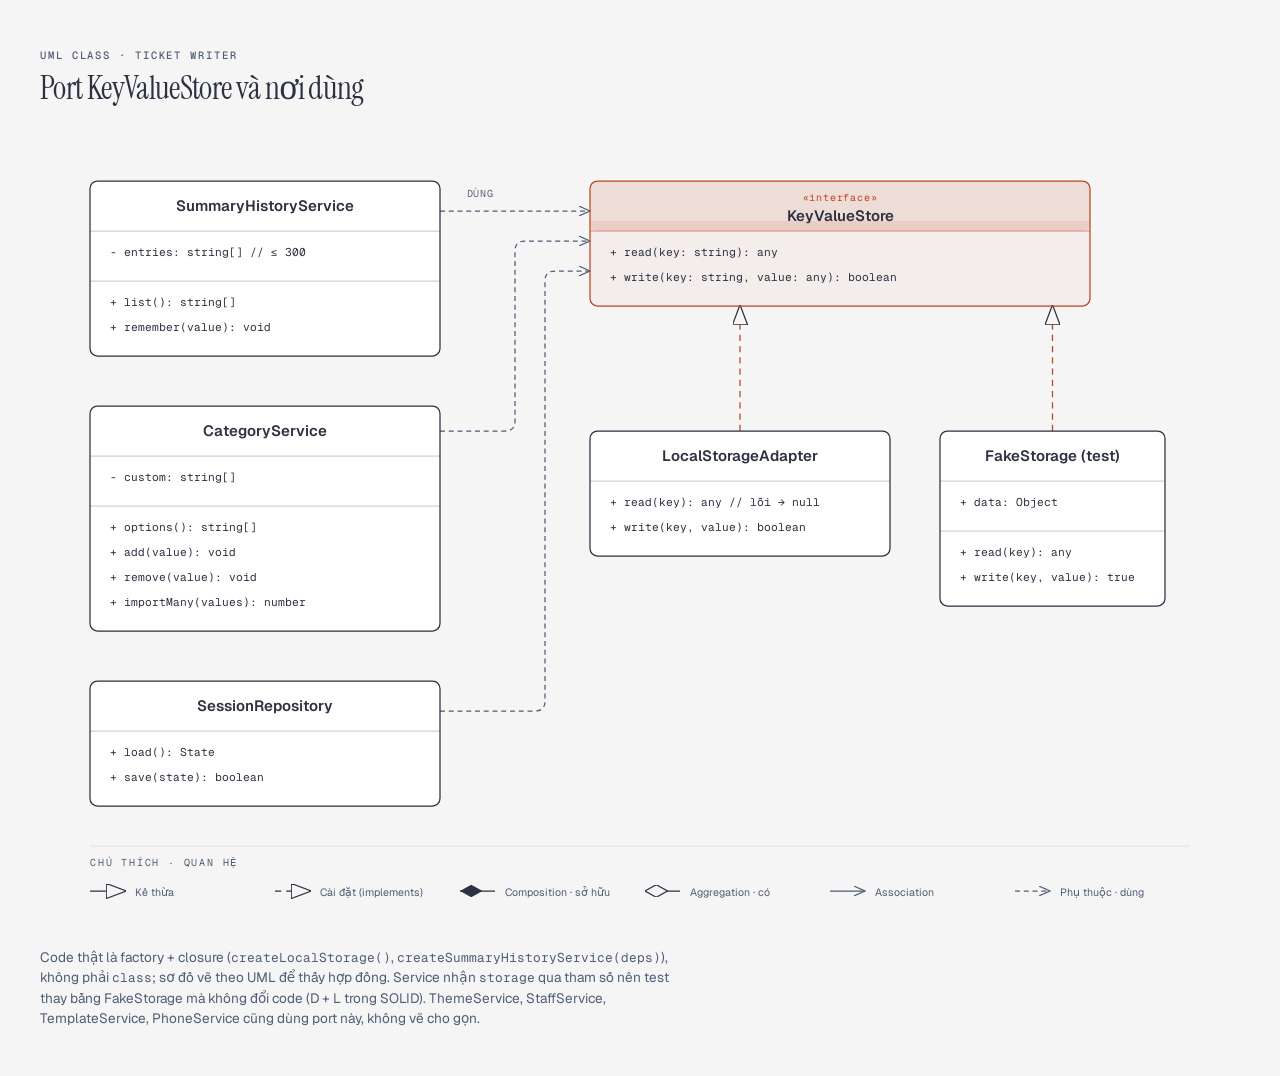
<file: docs/diagrams/uml-class.html>
<!DOCTYPE html>
<html lang="vi">
<head>
  <meta charset="UTF-8">
  <meta name="viewport" content="width=device-width, initial-scale=1.0">
  <title>Port KeyValueStore và nơi dùng</title>
  <link href="https://fonts.googleapis.com/css2?family=Instrument+Serif:ital@0;1&family=Geist:wght@400;500;600&family=Geist+Mono:wght@400;500;600&family=Noto+Serif:ital@0;1&display=swap" rel="stylesheet">
  <style>
    *, *::before, *::after { box-sizing: border-box; margin: 0; padding: 0; }
    :root {
      --color-paper: #f5f5f5; --color-ink: #2d3142; --color-muted: #4f5d75; --color-accent: #bf4520;
      --font-sans: 'Geist', system-ui, sans-serif;
      --font-serif: 'Instrument Serif', 'Noto Serif', serif;
      --font-mono: 'Geist Mono', ui-monospace, monospace;
    }
    body { font-family: var(--font-sans); background: var(--color-paper); color: var(--color-ink);
      min-height: 100vh; display: flex; align-items: center; justify-content: center; padding: 3rem 2rem; }
    .frame { max-width: 1200px; width: 100%; }
    .diagram-container { width: 100%; overflow-x: auto; }
    .eyebrow { font-family: var(--font-mono); font-size: 0.66rem; font-weight: 500; letter-spacing: 0.18em;
      text-transform: uppercase; color: var(--color-muted); margin-bottom: 0.5rem; }
    h1 { font-family: var(--font-serif); font-size: clamp(1.5rem, 2.4vw + 0.75rem, 2rem); font-weight: 400;
      letter-spacing: -0.02em; line-height: 1.15; margin-bottom: 1.5rem; }
    .note { font-size: 0.85rem; color: var(--color-muted); line-height: 1.5; margin-top: 1rem; max-width: 72ch; }
    .note code { font-family: var(--font-mono); font-size: 0.8rem; }
    svg { width: 100%; min-width: 960px; display: block; }
    @media print { .diagram-container { overflow-x: visible; } svg { min-width: 0; } }
  </style>
</head>
<body>
  <div class="frame">
    <p class="eyebrow">UML class · Ticket Writer</p>
    <h1>Port KeyValueStore và nơi dùng</h1>
    <div class="diagram-container">
      <svg viewBox="0 0 960 640" xmlns="http://www.w3.org/2000/svg" role="img" aria-labelledby="uml-class-title uml-class-desc">
        <title id="uml-class-title">Port KeyValueStore và nơi dùng</title>
        <desc id="uml-class-desc">Sơ đồ lớp UML: interface KeyValueStore được LocalStorageAdapter và FakeStorage của test cài đặt; SummaryHistoryService, CategoryService và SessionRepository chỉ phụ thuộc vào interface này.</desc>
        <defs>
          <marker id="arrow" markerWidth="8" markerHeight="6" refX="7" refY="3" orient="auto"><polygon points="0 0, 8 3, 0 6" fill="#4f5d75"/></marker>
          <marker id="arrow-accent" markerWidth="8" markerHeight="6" refX="7" refY="3" orient="auto"><polygon points="0 0, 8 3, 0 6" fill="#bf4520"/></marker>
          <marker id="arrow-link" markerWidth="8" markerHeight="6" refX="7" refY="3" orient="auto"><polygon points="0 0, 8 3, 0 6" fill="#2e5aa8"/></marker>
          <marker id="uml-triangle" markerWidth="16" markerHeight="12" refX="15" refY="6" orient="auto" markerUnits="userSpaceOnUse"><polygon points="0 0, 16 6, 0 12" fill="#f5f5f5" stroke="#2d3142" stroke-width="1"/></marker>
          <marker id="uml-diamond-filled" markerWidth="18" markerHeight="10" refX="0" refY="5" orient="auto" markerUnits="userSpaceOnUse"><polygon points="0 5, 9 0, 18 5, 9 10" fill="#2d3142"/></marker>
          <marker id="uml-diamond-hollow" markerWidth="18" markerHeight="10" refX="0" refY="5" orient="auto" markerUnits="userSpaceOnUse"><polygon points="0 5, 9 0, 18 5, 9 10" fill="#f5f5f5" stroke="#2d3142" stroke-width="1"/></marker>
          <marker id="uml-open" markerWidth="10" markerHeight="8" refX="9" refY="4" orient="auto" markerUnits="userSpaceOnUse"><path d="M0,0 L9,4 L0,8" fill="none" stroke="#4f5d75" stroke-width="1"/></marker>
        </defs>
        <rect width="100%" height="100%" fill="#f5f5f5"/>
        <path d="M560,240 V140" fill="none" stroke="#bf4520" stroke-width="1" stroke-dasharray="5,4" marker-end="url(#uml-triangle)"/>
        <path d="M810,240 V140" fill="none" stroke="#bf4520" stroke-width="1" stroke-dasharray="5,4" marker-end="url(#uml-triangle)"/>
        <path d="M320,64 H440" fill="none" stroke="#4f5d75" stroke-width="1" stroke-dasharray="4,3" marker-end="url(#uml-open)"/>
        <path d="M320,240 H372 Q380,240 380,232 V96 Q380,88 388,88 H440" fill="none" stroke="#4f5d75" stroke-width="1" stroke-dasharray="4,3" marker-end="url(#uml-open)"/>
        <path d="M320,464 H396 Q404,464 404,456 V120 Q404,112 412,112 H440" fill="none" stroke="#4f5d75" stroke-width="1" stroke-dasharray="4,3" marker-end="url(#uml-open)"/>
        <rect x="338" y="44" width="28" height="12" rx="2" fill="#f5f5f5"/>
        <text x="352" y="53" fill="#5a6580" font-size="8" font-family="'Geist Mono', monospace" text-anchor="middle" letter-spacing="0.06em">DÙNG</text>
        <rect x="440" y="40" width="400" height="100" rx="6" fill="rgba(191,69,32,0.04)" stroke="#bf4520" stroke-width="1"/>
        <rect x="440" y="40" width="400" height="40" rx="6" fill="rgba(191,69,32,0.10)"/>
        <rect x="440" y="72" width="400" height="8" fill="rgba(191,69,32,0.10)"/>
        <line x1="440" y1="80" x2="840" y2="80" stroke="rgba(191,69,32,0.40)" stroke-width="1"/>
        <text x="640" y="56" fill="#bf4520" font-size="8" font-family="'Geist Mono', monospace" text-anchor="middle" letter-spacing="0.08em">«interface»</text>
        <text x="640" y="72" fill="#2d3142" font-size="12" font-family="'Geist', sans-serif" text-anchor="middle" font-weight="600">KeyValueStore</text>
        <text x="456" y="100" fill="#2d3142" font-size="9" font-family="'Geist Mono', monospace" text-anchor="start">+ read(key: string): any</text>
        <text x="456" y="120" fill="#2d3142" font-size="9" font-family="'Geist Mono', monospace" text-anchor="start">+ write(key: string, value: any): boolean</text>
        <rect x="440" y="240" width="240" height="100" rx="6" fill="#ffffff" stroke="#2d3142" stroke-width="1"/>
        <text x="560" y="264" fill="#2d3142" font-size="12" font-family="'Geist', sans-serif" text-anchor="middle" font-weight="600">LocalStorageAdapter</text>
        <line x1="440" y1="280" x2="680" y2="280" stroke="rgba(45,49,66,0.22)" stroke-width="1"/>
        <text x="456" y="300" fill="#2d3142" font-size="9" font-family="'Geist Mono', monospace" text-anchor="start">+ read(key): any  // lỗi → null</text>
        <text x="456" y="320" fill="#2d3142" font-size="9" font-family="'Geist Mono', monospace" text-anchor="start">+ write(key, value): boolean</text>
        <rect x="720" y="240" width="180" height="140" rx="6" fill="#ffffff" stroke="#2d3142" stroke-width="1"/>
        <text x="810" y="264" fill="#2d3142" font-size="12" font-family="'Geist', sans-serif" text-anchor="middle" font-weight="600">FakeStorage (test)</text>
        <line x1="720" y1="280" x2="900" y2="280" stroke="rgba(45,49,66,0.22)" stroke-width="1"/>
        <text x="736" y="300" fill="#2d3142" font-size="9" font-family="'Geist Mono', monospace" text-anchor="start">+ data: Object</text>
        <line x1="720" y1="320" x2="900" y2="320" stroke="rgba(45,49,66,0.22)" stroke-width="1"/>
        <text x="736" y="340" fill="#2d3142" font-size="9" font-family="'Geist Mono', monospace" text-anchor="start">+ read(key): any</text>
        <text x="736" y="360" fill="#2d3142" font-size="9" font-family="'Geist Mono', monospace" text-anchor="start">+ write(key, value): true</text>
        <rect x="40" y="40" width="280" height="140" rx="6" fill="#ffffff" stroke="#2d3142" stroke-width="1"/>
        <text x="180" y="64" fill="#2d3142" font-size="12" font-family="'Geist', sans-serif" text-anchor="middle" font-weight="600">SummaryHistoryService</text>
        <line x1="40" y1="80" x2="320" y2="80" stroke="rgba(45,49,66,0.22)" stroke-width="1"/>
        <text x="56" y="100" fill="#2d3142" font-size="9" font-family="'Geist Mono', monospace" text-anchor="start">- entries: string[]  // ≤ 300</text>
        <line x1="40" y1="120" x2="320" y2="120" stroke="rgba(45,49,66,0.22)" stroke-width="1"/>
        <text x="56" y="140" fill="#2d3142" font-size="9" font-family="'Geist Mono', monospace" text-anchor="start">+ list(): string[]</text>
        <text x="56" y="160" fill="#2d3142" font-size="9" font-family="'Geist Mono', monospace" text-anchor="start">+ remember(value): void</text>
        <rect x="40" y="220" width="280" height="180" rx="6" fill="#ffffff" stroke="#2d3142" stroke-width="1"/>
        <text x="180" y="244" fill="#2d3142" font-size="12" font-family="'Geist', sans-serif" text-anchor="middle" font-weight="600">CategoryService</text>
        <line x1="40" y1="260" x2="320" y2="260" stroke="rgba(45,49,66,0.22)" stroke-width="1"/>
        <text x="56" y="280" fill="#2d3142" font-size="9" font-family="'Geist Mono', monospace" text-anchor="start">- custom: string[]</text>
        <line x1="40" y1="300" x2="320" y2="300" stroke="rgba(45,49,66,0.22)" stroke-width="1"/>
        <text x="56" y="320" fill="#2d3142" font-size="9" font-family="'Geist Mono', monospace" text-anchor="start">+ options(): string[]</text>
        <text x="56" y="340" fill="#2d3142" font-size="9" font-family="'Geist Mono', monospace" text-anchor="start">+ add(value): void</text>
        <text x="56" y="360" fill="#2d3142" font-size="9" font-family="'Geist Mono', monospace" text-anchor="start">+ remove(value): void</text>
        <text x="56" y="380" fill="#2d3142" font-size="9" font-family="'Geist Mono', monospace" text-anchor="start">+ importMany(values): number</text>
        <rect x="40" y="440" width="280" height="100" rx="6" fill="#ffffff" stroke="#2d3142" stroke-width="1"/>
        <text x="180" y="464" fill="#2d3142" font-size="12" font-family="'Geist', sans-serif" text-anchor="middle" font-weight="600">SessionRepository</text>
        <line x1="40" y1="480" x2="320" y2="480" stroke="rgba(45,49,66,0.22)" stroke-width="1"/>
        <text x="56" y="500" fill="#2d3142" font-size="9" font-family="'Geist Mono', monospace" text-anchor="start">+ load(): State</text>
        <text x="56" y="520" fill="#2d3142" font-size="9" font-family="'Geist Mono', monospace" text-anchor="start">+ save(state): boolean</text>
        <line x1="40" y1="572" x2="920" y2="572" stroke="rgba(45,49,66,0.1)" stroke-width="0.8"/>
        <text x="40" y="588" fill="#4f5d75" font-size="8" font-family="'Geist Mono', monospace" text-anchor="start" letter-spacing="0.18em">CHÚ THÍCH · QUAN HỆ</text>
        <line x1="40" y1="608" x2="68" y2="608" stroke="#2d3142" stroke-width="1" marker-end="url(#uml-triangle)"/>
        <text x="76" y="612" fill="#4f5d75" font-size="8.5" font-family="'Geist', sans-serif" text-anchor="start">Kế thừa</text>
        <line x1="188" y1="608" x2="216" y2="608" stroke="#2d3142" stroke-width="1" stroke-dasharray="5,4" marker-end="url(#uml-triangle)"/>
        <text x="224" y="612" fill="#4f5d75" font-size="8.5" font-family="'Geist', sans-serif" text-anchor="start">Cài đặt (implements)</text>
        <line x1="336" y1="608" x2="364" y2="608" stroke="#2d3142" stroke-width="1" marker-start="url(#uml-diamond-filled)"/>
        <text x="372" y="612" fill="#4f5d75" font-size="8.5" font-family="'Geist', sans-serif" text-anchor="start">Composition · sở hữu</text>
        <line x1="484" y1="608" x2="512" y2="608" stroke="#2d3142" stroke-width="1" marker-start="url(#uml-diamond-hollow)"/>
        <text x="520" y="612" fill="#4f5d75" font-size="8.5" font-family="'Geist', sans-serif" text-anchor="start">Aggregation · có</text>
        <line x1="632" y1="608" x2="660" y2="608" stroke="#4f5d75" stroke-width="1" marker-end="url(#uml-open)"/>
        <text x="668" y="612" fill="#4f5d75" font-size="8.5" font-family="'Geist', sans-serif" text-anchor="start">Association</text>
        <line x1="780" y1="608" x2="808" y2="608" stroke="#4f5d75" stroke-width="1" stroke-dasharray="4,3" marker-end="url(#uml-open)"/>
        <text x="816" y="612" fill="#4f5d75" font-size="8.5" font-family="'Geist', sans-serif" text-anchor="start">Phụ thuộc · dùng</text>
      </svg>
    </div>
    <p class="note">Code thật là factory + closure (<code>createLocalStorage()</code>, <code>createSummaryHistoryService(deps)</code>), không phải <code>class</code>; sơ đồ vẽ theo UML để thấy hợp đồng. Service nhận <code>storage</code> qua tham số nên test thay bằng FakeStorage mà không đổi code (D + L trong SOLID). ThemeService, StaffService, TemplateService, PhoneService cũng dùng port này, không vẽ cho gọn.</p>
  </div>
</body>
</html>
</file>
<file: styles/fonts.css>
/* styles/fonts.css — Font Be Vietnam Pro (SIL OFL 1.1, styles/fonts/OFL.txt), file nằm trong folder để chạy được trên file:// không cần mạng.
   Mỗi độ đậm tách 3 file theo bảng chữ (vietnamese, latin-ext, latin) như Google Fonts: trình duyệt chỉ tải file có chữ đang hiện. */
@font-face { font-family: 'Be Vietnam Pro'; font-style: normal; font-weight: 400; font-display: swap; src: url("fonts/be-vietnam-pro-400-vietnamese.woff2") format("woff2"); unicode-range: U+0102-0103, U+0110-0111, U+0128-0129, U+0168-0169, U+01A0-01A1, U+01AF-01B0, U+0300-0301, U+0303-0304, U+0308-0309, U+0323, U+0329, U+1EA0-1EF9, U+20AB; }
@font-face { font-family: 'Be Vietnam Pro'; font-style: normal; font-weight: 400; font-display: swap; src: url("fonts/be-vietnam-pro-400-latin-ext.woff2") format("woff2"); unicode-range: U+0100-02BA, U+02BD-02C5, U+02C7-02CC, U+02CE-02D7, U+02DD-02FF, U+0304, U+0308, U+0329, U+1D00-1DBF, U+1E00-1E9F, U+1EF2-1EFF, U+2020, U+20A0-20AB, U+20AD-20C4, U+2113, U+2C60-2C7F, U+A720-A7FF; }
@font-face { font-family: 'Be Vietnam Pro'; font-style: normal; font-weight: 400; font-display: swap; src: url("fonts/be-vietnam-pro-400-latin.woff2") format("woff2"); unicode-range: U+0000-00FF, U+0131, U+0152-0153, U+02BB-02BC, U+02C6, U+02DA, U+02DC, U+0304, U+0308, U+0329, U+2000-206F, U+20AC, U+2122, U+2191, U+2193, U+2212, U+2215, U+FEFF, U+FFFD; }
@font-face { font-family: 'Be Vietnam Pro'; font-style: normal; font-weight: 500; font-display: swap; src: url("fonts/be-vietnam-pro-500-vietnamese.woff2") format("woff2"); unicode-range: U+0102-0103, U+0110-0111, U+0128-0129, U+0168-0169, U+01A0-01A1, U+01AF-01B0, U+0300-0301, U+0303-0304, U+0308-0309, U+0323, U+0329, U+1EA0-1EF9, U+20AB; }
@font-face { font-family: 'Be Vietnam Pro'; font-style: normal; font-weight: 500; font-display: swap; src: url("fonts/be-vietnam-pro-500-latin-ext.woff2") format("woff2"); unicode-range: U+0100-02BA, U+02BD-02C5, U+02C7-02CC, U+02CE-02D7, U+02DD-02FF, U+0304, U+0308, U+0329, U+1D00-1DBF, U+1E00-1E9F, U+1EF2-1EFF, U+2020, U+20A0-20AB, U+20AD-20C4, U+2113, U+2C60-2C7F, U+A720-A7FF; }
@font-face { font-family: 'Be Vietnam Pro'; font-style: normal; font-weight: 500; font-display: swap; src: url("fonts/be-vietnam-pro-500-latin.woff2") format("woff2"); unicode-range: U+0000-00FF, U+0131, U+0152-0153, U+02BB-02BC, U+02C6, U+02DA, U+02DC, U+0304, U+0308, U+0329, U+2000-206F, U+20AC, U+2122, U+2191, U+2193, U+2212, U+2215, U+FEFF, U+FFFD; }
@font-face { font-family: 'Be Vietnam Pro'; font-style: normal; font-weight: 600; font-display: swap; src: url("fonts/be-vietnam-pro-600-vietnamese.woff2") format("woff2"); unicode-range: U+0102-0103, U+0110-0111, U+0128-0129, U+0168-0169, U+01A0-01A1, U+01AF-01B0, U+0300-0301, U+0303-0304, U+0308-0309, U+0323, U+0329, U+1EA0-1EF9, U+20AB; }
@font-face { font-family: 'Be Vietnam Pro'; font-style: normal; font-weight: 600; font-display: swap; src: url("fonts/be-vietnam-pro-600-latin-ext.woff2") format("woff2"); unicode-range: U+0100-02BA, U+02BD-02C5, U+02C7-02CC, U+02CE-02D7, U+02DD-02FF, U+0304, U+0308, U+0329, U+1D00-1DBF, U+1E00-1E9F, U+1EF2-1EFF, U+2020, U+20A0-20AB, U+20AD-20C4, U+2113, U+2C60-2C7F, U+A720-A7FF; }
@font-face { font-family: 'Be Vietnam Pro'; font-style: normal; font-weight: 600; font-display: swap; src: url("fonts/be-vietnam-pro-600-latin.woff2") format("woff2"); unicode-range: U+0000-00FF, U+0131, U+0152-0153, U+02BB-02BC, U+02C6, U+02DA, U+02DC, U+0304, U+0308, U+0329, U+2000-206F, U+20AC, U+2122, U+2191, U+2193, U+2212, U+2215, U+FEFF, U+FFFD; }
@font-face { font-family: 'Be Vietnam Pro'; font-style: normal; font-weight: 700; font-display: swap; src: url("fonts/be-vietnam-pro-700-vietnamese.woff2") format("woff2"); unicode-range: U+0102-0103, U+0110-0111, U+0128-0129, U+0168-0169, U+01A0-01A1, U+01AF-01B0, U+0300-0301, U+0303-0304, U+0308-0309, U+0323, U+0329, U+1EA0-1EF9, U+20AB; }
@font-face { font-family: 'Be Vietnam Pro'; font-style: normal; font-weight: 700; font-display: swap; src: url("fonts/be-vietnam-pro-700-latin-ext.woff2") format("woff2"); unicode-range: U+0100-02BA, U+02BD-02C5, U+02C7-02CC, U+02CE-02D7, U+02DD-02FF, U+0304, U+0308, U+0329, U+1D00-1DBF, U+1E00-1E9F, U+1EF2-1EFF, U+2020, U+20A0-20AB, U+20AD-20C4, U+2113, U+2C60-2C7F, U+A720-A7FF; }
@font-face { font-family: 'Be Vietnam Pro'; font-style: normal; font-weight: 700; font-display: swap; src: url("fonts/be-vietnam-pro-700-latin.woff2") format("woff2"); unicode-range: U+0000-00FF, U+0131, U+0152-0153, U+02BB-02BC, U+02C6, U+02DA, U+02DC, U+0304, U+0308, U+0329, U+2000-206F, U+20AC, U+2122, U+2191, U+2193, U+2212, U+2215, U+FEFF, U+FFFD; }
</file>
<file: styles/tokens.css>
/* styles/tokens.css — Màu, bo góc, font (light + dark) và style nền. Màu giao diện khác (vd Hồng) ghi đè biến ở styles/palette-*.css. */
/* Palette Castorice (Honkai: Star Rail, fandomcolors.com): #c9b3ff melrose · #7cd7ff anakiwa · #1e90ff dodger blue · #0b3b5a tarawera · #f7fbff alice blue.
   Sáng: nền alice blue, chữ tím đậm #1d1640, nút chính #5b3fc4 (chữ trắng). Tối: nút chính #c9b3ff với chữ tím đậm.
   Khu Kết quả là khối tím đậm (--slab*) ở cả 2 giao diện: đây là thứ sẽ được copy đi nên nổi nhất trang. Ở Tối khối sáng hơn nền 1 bậc.
   Xanh anakiwa = đã copy / đủ điều kiện. Màu chữ đã kiểm tra tương phản >= 4.5:1 trên nền tương ứng (WCAG AA), khung focus >= 3:1. */
:root {
  color-scheme: light dark;   /* thanh cuộn, ô nhập của trình duyệt theo theme */
  --bg: #f7fbff; --panel: #ffffff; --ink: #1d1640; --muted: #5d5880;
  --line: #e3e1f0; --field: #cfc8ea; --accent: #5b3fc4; --accent-ink: #ffffff; --accent-text: #5b3fc4; --accent-soft: #ebe4ff; --focus: #8a6cf0;
  --selected-bg: #ebe4ff; --selected-ink: #2a1660;   /* lựa chọn đang chọn: nhạt, không gắt như nút chính */
  --btn-bg: #ebe4ff; --btn-ink: #2a1660; --btn-line: #c9b3ff; --btn-hover: #c9b3ff;   /* nút Copy / Tải ngoài khu Kết quả (hộp thoại) */
  --done-bg: #dff4ff; --done-ink: #0b3b5a; --done-line: #7cd7ff;                     /* nút đã copy (Copy lại) */
  --warn-bg: #fff3d6; --warn-ink: #7a4a00; --ok: #0b6e52; --out-bg: #fbfaff;
  --err-bg: #fdd8d8; --err-ink: #a3141c;
  --urgent-bg: #fdf1f1; --urgent-line: #efb9be;   /* ô GẤP chưa tick: đỏ chìm, tick thì dùng --err-* */
  --sms-bg: #eef8ff; --sms-line: #7cd7ff;
  --slab: #221a4a; --slab-dock: #1b143d; --slab-line: #3a2f6e; --slab-ink: #f7fbff; --slab-text: #ece6ff; --slab-muted: #c9b3ff;
  --slab-fill: #c9b3ff; --slab-fill-hover: #ddd0ff; --slab-fill-ink: #1c0f40;   /* nút Copy để điền ở đáy khối Kết quả */
  --slab-done-bg: #7cd7ff; --slab-done-ink: #062033; --slab-tick: #6fe0b4;       /* đã copy / ảnh đã copy trong khối Kết quả */
  --slab-sms-bg: rgba(124, 215, 255, .1); --slab-sms-line: #7cd7ff;             /* khung tin SMS trong khối Kết quả */
  --radius: 8px; --radius-lg: 14px;
  --font: 'Be Vietnam Pro', 'Segoe UI', system-ui, -apple-system, Roboto, Arial, sans-serif;
  scrollbar-color: var(--btn-hover) transparent;
}
/* Tối: theo hệ điều hành (data-theme chưa gắn = Tự động) hoặc người dùng chọn Tối. 2 khối phải giữ giống nhau. */
@media (prefers-color-scheme: dark) {
  :root:not([data-theme="light"]) {
    color-scheme: dark;
    --bg: #120f24; --panel: #1b1636; --ink: #f7fbff; --muted: #b9b0e3;
    --line: #2f2858; --field: #453c78; --accent: #c9b3ff; --accent-ink: #1c0f40; --accent-text: #c9b3ff; --accent-soft: #2e2557; --focus: #c9b3ff;
    --selected-bg: #3a2f73; --selected-ink: #f7fbff;
    --btn-bg: #c9b3ff; --btn-ink: #1c0f40; --btn-line: #c9b3ff; --btn-hover: #ddd0ff;
    --done-bg: #7cd7ff; --done-ink: #062033; --done-line: #7cd7ff;
    --warn-bg: #3d3010; --warn-ink: #f5d27a; --ok: #6fe0b4; --out-bg: #151129;
    --err-bg: #4a1a22; --err-ink: #ffb3bd;
    --urgent-bg: #2b1621; --urgent-line: #6e2f3c;
    --sms-bg: #142a40; --sms-line: #7cd7ff;
    --slab: #2a2060; --slab-dock: #231a52; --slab-line: #45398a;
  }
}
:root[data-theme="dark"] {
  color-scheme: dark;
  --bg: #120f24; --panel: #1b1636; --ink: #f7fbff; --muted: #b9b0e3;
  --line: #2f2858; --field: #453c78; --accent: #c9b3ff; --accent-ink: #1c0f40; --accent-text: #c9b3ff; --accent-soft: #2e2557; --focus: #c9b3ff;
  --selected-bg: #3a2f73; --selected-ink: #f7fbff;
  --btn-bg: #c9b3ff; --btn-ink: #1c0f40; --btn-line: #c9b3ff; --btn-hover: #ddd0ff;
  --done-bg: #7cd7ff; --done-ink: #062033; --done-line: #7cd7ff;
  --warn-bg: #3d3010; --warn-ink: #f5d27a; --ok: #6fe0b4; --out-bg: #151129;
  --err-bg: #4a1a22; --err-ink: #ffb3bd;
  --urgent-bg: #2b1621; --urgent-line: #6e2f3c;
  --sms-bg: #142a40; --sms-line: #7cd7ff;
  --slab: #2a2060; --slab-dock: #231a52; --slab-line: #45398a;
}
:root[data-theme="light"] { color-scheme: light; }
* { box-sizing: border-box; }
/* hidden phải thắng mọi display: tự đặt (vd .sec là grid), không thì phần JS đánh dấu ẩn (Việc cần làm tiếp…) vẫn hiện */
[hidden] { display: none !important; }
html, body { height: 100%; margin: 0; }
body { background: var(--bg); color: var(--ink); font: 15px/1.55 var(--font); }
button, input, textarea, select { font: inherit; color: inherit; }
button:focus-visible, input:focus-visible, textarea:focus-visible, label:focus-within, summary:focus-visible {
  outline: 2px solid var(--focus); outline-offset: 1px;
}
.sr { position: absolute; width: 1px; height: 1px; overflow: hidden; clip-path: inset(50%); white-space: nowrap; }   /* chữ cho trình đọc màn hình / test, mắt không thấy */
@media (prefers-reduced-motion: reduce) { * { transition: none !important; } }
</file>
<file: styles/palette-pink.css>
/* styles/palette-pink.css — Màu giao diện "Hồng" (data-palette="pink" trên <html>, chọn ở menu Khác). Ghi đè biến màu của tokens.css.
   Palette bản v2026-11-12.4: #ffe7f3 hồng phấn · #ffcdde hồng nhạt · #fea2ba hồng đậm · #7efaff cyan sáng · #1adee6 cyan.
   Cyan quá sáng để làm chữ trên nền sáng => chữ / link dùng --accent-text (cyan đậm), cyan gốc chỉ làm nền nút.
   Khu Kết quả: Sáng = khối mận hồng tro (dịu, không tối gắt trên nền hồng nhạt), Tối = khối mận đậm; nút Copy để điền cyan. Chữ đã kiểm tra tương phản >= 4.5:1 (WCAG AA), khung focus >= 3:1.
   Sáng / Tối giống tokens.css: khối Tối theo hệ điều hành và khối data-theme="dark" phải giữ giống nhau, và đặt đủ mọi biến khối Sáng đặt. */
:root[data-palette="pink"] {
  --bg: #fff3f9; --panel: #ffffff; --ink: #2b2433; --muted: #6b5566;
  --line: #ffcdde; --field: #f2adc4; --accent: #1adee6; --accent-ink: #063f42; --accent-text: #00727a; --accent-soft: #d6fdff; --focus: #00838a;
  --selected-bg: #c4f8fa; --selected-ink: #063f42;
  --btn-bg: #c4f8fa; --btn-ink: #063f42; --btn-line: #1adee6; --btn-hover: #7efaff;
  --done-bg: #d4f5e5; --done-ink: #0b5e45; --done-line: #6fd3a6;
  --warn-bg: #fff0cc; --warn-ink: #7a4a00; --ok: #0d7f5f; --out-bg: #fffafc;
  --err-bg: #fdd8d8; --err-ink: #a3141c;
  --urgent-bg: #fdf1f1; --urgent-line: #efb9be;
  --sms-bg: #ffe7f3; --sms-line: #fea2ba;
  --slab: #6a4664; --slab-dock: #5e3d58; --slab-line: #85607e; --slab-ink: #fff3f9; --slab-text: #ffe7f3; --slab-muted: #ffd0de;   /* mận hồng tro: dịu với nền sáng */
  --slab-fill: #1adee6; --slab-fill-hover: #7efaff; --slab-fill-ink: #062a2c;
  --slab-done-bg: #6fe0b4; --slab-done-ink: #0b2a1f; --slab-tick: #6fe0b4;
  --slab-sms-bg: rgba(254, 162, 186, .12); --slab-sms-line: #fea2ba;
  scrollbar-color: var(--sms-line) transparent;
}
@media (prefers-color-scheme: dark) {
  :root[data-palette="pink"]:not([data-theme="light"]) {
    --bg: #1e1820; --panel: #2a2230; --ink: #ffe7f3; --muted: #d4b3c3;
    --line: #4a3a48; --field: #6a5068; --accent: #1adee6; --accent-ink: #062a2c; --accent-text: #7efaff; --accent-soft: #17434a; --focus: #7efaff;
    --selected-bg: #17434a; --selected-ink: #ffe7f3;
    --btn-bg: #1adee6; --btn-ink: #062a2c; --btn-line: #1adee6; --btn-hover: #7efaff;
    --done-bg: #6fe0b4; --done-ink: #0b2a1f; --done-line: #6fe0b4;
    --warn-bg: #3d3010; --warn-ink: #f5d27a; --ok: #6fe0b4; --out-bg: #241d29;
    --err-bg: #4a1a22; --err-ink: #ffb3bd;
    --urgent-bg: #2b1621; --urgent-line: #6e2f3c;
    --sms-bg: #3a2232; --sms-line: #fea2ba;
    --slab: #3a2238; --slab-dock: #321d30; --slab-line: #5a3a56; --slab-ink: #fff3f9; --slab-text: #ffe7f3; --slab-muted: #fea2ba;
    --slab-fill: #1adee6; --slab-fill-hover: #7efaff; --slab-fill-ink: #062a2c;
    --slab-done-bg: #6fe0b4; --slab-done-ink: #0b2a1f; --slab-tick: #6fe0b4;
    --slab-sms-bg: rgba(254, 162, 186, .12); --slab-sms-line: #fea2ba;
  }
}
:root[data-palette="pink"][data-theme="dark"] {
  --bg: #1e1820; --panel: #2a2230; --ink: #ffe7f3; --muted: #d4b3c3;
  --line: #4a3a48; --field: #6a5068; --accent: #1adee6; --accent-ink: #062a2c; --accent-text: #7efaff; --accent-soft: #17434a; --focus: #7efaff;
  --selected-bg: #17434a; --selected-ink: #ffe7f3;
  --btn-bg: #1adee6; --btn-ink: #062a2c; --btn-line: #1adee6; --btn-hover: #7efaff;
  --done-bg: #6fe0b4; --done-ink: #0b2a1f; --done-line: #6fe0b4;
  --warn-bg: #3d3010; --warn-ink: #f5d27a; --ok: #6fe0b4; --out-bg: #241d29;
  --err-bg: #4a1a22; --err-ink: #ffb3bd;
  --urgent-bg: #2b1621; --urgent-line: #6e2f3c;
  --sms-bg: #3a2232; --sms-line: #fea2ba;
  --slab: #3a2238; --slab-dock: #321d30; --slab-line: #5a3a56; --slab-ink: #fff3f9; --slab-text: #ffe7f3; --slab-muted: #fea2ba;
  --slab-fill: #1adee6; --slab-fill-hover: #7efaff; --slab-fill-ink: #062a2c;
  --slab-done-bg: #6fe0b4; --slab-done-ink: #0b2a1f; --slab-tick: #6fe0b4;
  --slab-sms-bg: rgba(254, 162, 186, .12); --slab-sms-line: #fea2ba;
}
</file>
<file: styles/layout.css>
/* styles/layout.css — Khung trang: header (tên app, tab chọn loại, menu Khác), 2 khu Nhập / Kết quả. */
.app { display: flex; flex-direction: column; height: 100dvh; }

header {
  display: flex; flex-wrap: wrap; align-items: flex-end; gap: 6px 24px;
  padding: 10px 24px 0; background: var(--panel); border-bottom: 1px solid var(--line);
}
.brand { display: flex; flex-direction: column; padding-bottom: 10px; }
header h1 { margin: 0; font-size: 18px; font-weight: 700; letter-spacing: -0.015em; line-height: 1.25; }
.credit { color: var(--muted); font-size: 12px; line-height: 1.4; }
.header-tools { display: flex; flex-wrap: wrap; align-items: center; gap: 8px; padding-bottom: 10px; }
.spacer { flex: 1; }
svg { width: 18px; height: 18px; fill: none; stroke: currentColor; stroke-width: 2; stroke-linecap: round; stroke-linejoin: round; flex: none; }
svg .fill { fill: currentColor; fill-opacity: .25; }

/* Lựa chọn (segmented): Vai trò, Team, chế độ xem, các cấp Setup */
.seg { display: inline-flex; flex-wrap: wrap; gap: 2px; padding: 3px; background: var(--bg); border-radius: var(--radius); }
.seg button { background: transparent; border: 0; border-radius: 6px; padding: 5px 11px; color: var(--muted); cursor: pointer; }
.seg button:hover { color: var(--ink); }
.seg button[aria-pressed="true"] { background: var(--panel); color: var(--ink); font-weight: 600; box-shadow: 0 0 0 1.5px var(--accent); }
.view-seg button { display: flex; align-items: center; justify-content: center; width: 38px; height: 34px; padding: 0; }
.view-seg button[aria-pressed="true"] { background: var(--selected-bg); color: var(--selected-ink); box-shadow: none; }

/* Nút */
.ghost {
  min-height: 38px; padding: 0 14px; background: transparent; border: 1px solid var(--line); border-radius: var(--radius);
  color: var(--ink); cursor: pointer;
}
.ghost:hover { border-color: var(--accent); }
.ghost:disabled { opacity: .45; cursor: not-allowed; }
.primary { min-height: 38px; padding: 0 16px; background: var(--accent); color: var(--accent-ink); border: 0; border-radius: var(--radius); font-weight: 600; cursor: pointer; }
.primary:hover:not(:disabled) { filter: brightness(1.08); }
.primary:disabled { opacity: .45; cursor: not-allowed; }   /* vd nút Gửi Telegram khi còn thiếu token / tên */
.link { padding: 4px 0; background: transparent; border: 0; color: var(--accent-text); font-weight: 600; cursor: pointer; }
.link:hover { text-decoration: underline; }

/* Tab chọn loại: gạch chân, khác hẳn segmented để không nhầm "đang ở đâu" với "đang chọn gì" */
.picker { display: flex; flex-wrap: wrap; align-items: flex-end; gap: 4px 14px; }
.picker > .tabs { padding: 0; gap: 4px; background: transparent; border-radius: 0; }
.picker > .tabs button { padding: 8px 12px 11px; border-radius: 0; border-bottom: 3px solid transparent; color: var(--muted); }
.picker > .tabs button[aria-pressed="true"] { background: transparent; box-shadow: none; color: var(--ink); border-bottom-color: var(--accent); }
.picker-level { display: inline-flex; align-items: center; gap: 6px; padding-bottom: 8px; }
.picker-label { color: var(--muted); font-size: 12px; font-weight: 600; }
.picker-sep { width: 1px; height: 28px; margin-bottom: 10px; background: var(--line); }

/* Menu Khác (popover: bấm ra ngoài / Esc là đóng) */
.more-btn { display: inline-flex; align-items: center; gap: 6px; anchor-name: --more; }
.more-btn svg { width: 16px; height: 16px; }
.menu {
  position: fixed; inset: auto; top: 64px; right: 24px; margin: 0;
  position-anchor: --more; top: calc(anchor(bottom) + 6px); right: anchor(right);
  width: 290px; padding: 8px; color: var(--ink); background: var(--panel);
  border: 1px solid var(--line); border-radius: 12px; box-shadow: 0 16px 40px rgba(29, 22, 64, .22);
}
.menu:popover-open { display: flex; flex-direction: column; }
.menu-item { padding: 9px 10px; text-align: left; background: transparent; border: 0; border-radius: 7px; cursor: pointer; }
.menu-item:hover:not(:disabled) { background: var(--accent-soft); }
.menu-item:disabled { opacity: .45; cursor: not-allowed; }
.menu-group { margin: 6px 0 0; padding: 6px 10px 2px; color: var(--muted); font-size: 13px; border-top: 1px solid var(--line); }
.menu hr { margin: 6px 4px; border: 0; border-top: 1px solid var(--line); }
/* Màu giao diện: dòng "Đã chọn: …" + ô tròn tô màu; ô đang chọn có vòng viền đậm */
.palette-current { margin: 0; padding: 4px 10px 2px; font-size: 13px; }
.palette-seg { display: flex; gap: 10px; padding: 6px 10px 8px; }
.swatch { width: 30px; height: 30px; padding: 0; border: 1px solid var(--field); border-radius: 50%; cursor: pointer; }
.swatch:hover { transform: scale(1.08); }
.swatch[aria-pressed="true"] { box-shadow: 0 0 0 2px var(--panel), 0 0 0 4px var(--ink); }
.menu-meta { margin: 0; padding: 6px 10px 2px; color: var(--muted); font-size: 12px; }

/* Thanh cảnh báo (config/notifications.js) */
.notices { display: flex; flex-direction: column; gap: 6px; padding: 8px 24px; background: var(--panel); border-bottom: 1px solid var(--line); }
.notices[hidden] { display: none; }
.notice { display: flex; align-items: flex-start; gap: 10px; padding: 8px 12px; border-radius: var(--radius); font-size: 14px; }
.notice-warn { background: var(--warn-bg); color: var(--warn-ink); }
.notice-error { background: var(--err-bg); color: var(--err-ink); }
.notice-text { flex: 1; }
.notice-close { background: transparent; border: 0; color: inherit; font-size: 18px; line-height: 1; cursor: pointer; padding: 0 2px; }

/* Nút nhận ảnh iOS: đang nhận = viền cyan, mất kết nối = chữ đỏ */
#phoneBtn[data-status="on"] { border-color: var(--btn-line); background: var(--btn-bg); color: var(--btn-ink); }
#phoneBtn[data-status="lost"] { border-color: var(--err-ink); color: var(--err-ink); }

main { flex: 1; min-height: 0; display: grid; grid-template-columns: 1fr 1fr; }
main[data-mode="input"], main[data-mode="output"] { grid-template-columns: 1fr; }
main[data-mode="input"] #outPane, main[data-mode="output"] #inPane { display: none; }
.pane { min-height: 0; overflow: auto; padding: 20px 24px; container-type: inline-size; }
#inPane { padding-right: 12px; }
#outPane { padding-left: 12px; }
main[data-swap="1"] #inPane { order: 2; padding: 20px 24px 20px 12px; }
main[data-swap="1"] #outPane { padding: 20px 12px 20px 24px; }
main[data-mode="input"] .pane, main[data-mode="output"] .pane { padding: 20px 24px; }
.inner { max-width: 760px; margin: 0 auto; }

@media (max-width: 799px) {
  .wide-only, .header-tools .wide-only { display: none; }   /* .view-seg button đặt display: flex, cần selector mạnh hơn */
  .pane, #inPane, #outPane { padding: 12px; }
  .picker-sep { display: none; }
}
</file>
<file: styles/form.css>
/* styles/form.css — Khu Nhập: tờ phiếu, trường, mục, ô Loại, danh sách ý, thẻ chọn, form SMS. */
/* Cả form là 1 tờ phiếu liền: mục ngăn bằng đường kẻ, tên mục ở cột trái (không chặt thành nhiều thẻ giống nhau). */
#form { padding: 4px 24px; background: var(--panel); border: 1px solid var(--line); border-radius: var(--radius-lg); }
#form > .field:first-child, #form > :first-child { margin-top: 18px; }
.field { margin-bottom: 14px; }
.field-row { display: grid; grid-template-columns: 1fr 1fr; gap: 12px; }   /* Phone + Tên merchant */
.field > label { display: block; font-size: 13px; font-weight: 500; margin: 0 0 6px; }
.req { white-space: nowrap; margin-left: 8px; font-size: 12px; font-weight: 600; color: var(--warn-ink); background: var(--warn-bg); padding: 1px 8px; border-radius: 99px; }
.text {
  width: 100%; padding: 9px 12px; background: var(--panel);
  border: 1px solid var(--field); border-radius: var(--radius);
}
.sec {
  display: grid; grid-template-columns: 130px minmax(0, 1fr); column-gap: 24px; align-items: start;
  margin: 0; padding: 20px 0; border-bottom: 1px solid var(--line);
}
.sec:last-child { border-bottom: 0; }
.sec > * { grid-column: 2; }
.sec > h3 { grid-column: 1; grid-row: 1 / span 40; margin: 0; font-size: 15px; font-weight: 600; }   /* span đủ dài để cột phải xếp tự do */
.rail-hint { display: block; margin-top: 2px; color: var(--muted); font-size: 13px; font-weight: 400; }
@container (max-width: 600px) {
  .sec { display: block; }
  .sec > h3 { margin-bottom: 10px; }
}
.sec-actions { display: flex; flex-wrap: wrap; align-items: center; gap: 4px 14px; margin-top: 8px; }
.sec.dropping { outline: 2px dashed var(--accent); outline-offset: 2px; }
.empty-state h3 { color: var(--muted); }

/* Ô Loại */
.combo { position: relative; }
.combo-box { display: flex; flex-wrap: wrap; align-items: center; gap: 6px; min-height: 42px; padding: 5px 8px; background: var(--panel); border: 1px solid var(--field); border-radius: var(--radius); cursor: text; }
.combo-box:focus-within { outline: 2px solid var(--focus); outline-offset: 1px; }
.combo-input { flex: 1; min-width: 120px; border: 0; outline: none; background: transparent; padding: 4px 2px; }
.chip { display: inline-flex; align-items: center; gap: 4px; padding: 2px 4px 2px 10px; border-radius: 6px; background: var(--selected-bg); color: var(--selected-ink); font-weight: 600; font-size: 13px; }
.chip button { width: 20px; height: 20px; padding: 0; border: 0; border-radius: 50%; background: transparent; color: var(--muted); cursor: pointer; line-height: 1; }
.chip button:hover { color: var(--ink); background: var(--line); }
.combo-list { position: absolute; left: 0; right: 0; top: calc(100% + 4px); z-index: 20; max-height: 240px; overflow: auto; background: var(--panel); border: 1px solid var(--line); border-radius: var(--radius); box-shadow: 0 6px 20px rgba(0, 0, 0, .25); }
.combo-list[hidden] { display: none; }
.combo-opt { display: flex; justify-content: space-between; align-items: center; gap: 8px; padding: 8px 12px; cursor: pointer; }
.combo-opt.active { background: var(--accent-soft); }
.combo-del { width: 22px; height: 22px; padding: 0; border: 0; border-radius: 50%; background: transparent; color: var(--muted); cursor: pointer; }
.combo-del:hover { color: var(--ink); background: var(--line); }
.combo-empty { padding: 10px 12px; color: var(--muted); font-size: 13px; }

/* Danh sách ý */
.block { display: flex; align-items: flex-start; gap: 6px; margin-bottom: 6px; }
.dash { width: 14px; padding-top: 8px; color: var(--muted); text-align: center; flex: none; }
.block textarea {
  flex: 1; resize: none; overflow: hidden; min-height: 38px; padding: 8px 10px;
  background: var(--panel); border: 1px solid var(--field); border-radius: var(--radius);
}
.tools { display: flex; gap: 2px; flex: none; }
.tools button {
  width: 30px; height: 38px; background: transparent; border: 0; border-radius: 6px;
  cursor: pointer; color: var(--muted);
}
.tools button:hover:not(:disabled) { background: var(--accent-soft); color: var(--ink); }
.tools button:disabled { opacity: .3; cursor: default; }
.add { background: transparent; border: 0; color: var(--accent-text); font-weight: 600; padding: 6px 4px; border-radius: var(--radius); cursor: pointer; }
.add:hover { text-decoration: underline; }
.shot { display: inline-flex; gap: 2px; }
.shot-switch { padding: 6px 8px; }
.hint { color: var(--muted); font-size: 13px; margin-top: 6px; }

/* Thẻ chọn (radio) */
.choices { display: flex; flex-wrap: wrap; gap: 8px; }
.choices .choice { flex: 1 1 200px; display: flex; gap: 8px; padding: 10px; border: 1px solid var(--line); border-radius: var(--radius); cursor: pointer; background: var(--bg); }
.choice:has(input:checked) { border-color: var(--accent); background: var(--accent-soft); }
.choice b { display: block; }
.choice span { color: var(--muted); font-size: 13px; }

/* Ô dán ảnh + thumbnail (dùng cả trong mục và checklist) */
.pzone { margin: 8px 0 0; padding: 9px 12px; color: var(--muted); background: var(--bg); border: 1px dashed var(--line); border-radius: var(--radius); outline: none; cursor: text; }
.pzone:hover { border-color: var(--accent); }
.pzone:focus { color: var(--ink); background: var(--accent-soft); border: 1px solid var(--accent); }
.pzone.has { color: var(--ok); border-color: var(--ok); }
.pzone.drop-target { outline: 2px dashed var(--accent); outline-offset: 2px; }   /* đang kéo ảnh của mục khác vào đây */
.thumbs { display: flex; flex-wrap: wrap; gap: 8px; margin: 8px 0 0; }
.thumbs:empty { display: none; }
.thumb { position: relative; }
.thumb img { display: block; height: 84px; max-width: 160px; object-fit: cover; border: 1px solid var(--line); border-radius: 6px; cursor: zoom-in; }
.thumb button { position: absolute; top: 3px; right: 3px; width: 22px; height: 22px; padding: 0; border: 0; border-radius: 50%; background: rgba(0, 0, 0, .65); color: #fff; cursor: pointer; line-height: 1; }
/* Kéo thumbnail đổi thứ tự: ảnh đang kéo mờ đi, ảnh sẽ bị đẩy chỗ có viền */
.thumb.dragging { opacity: .4; }
.thumb.drop-target img { outline: 2px solid var(--focus); outline-offset: 2px; }

/* SMS Promotion */
.sms-box { display: block; margin: 0 -24px; padding: 20px 24px; background: var(--sms-bg); }   /* tràn hết bề ngang tờ phiếu */
.sms-toggle { display: flex; align-items: center; gap: 8px; cursor: pointer; }
.sms-fields { margin-top: 12px; }
.sms-message { resize: none; overflow: hidden; min-height: 60px; }
.sms-types { display: flex; flex-direction: column; gap: 6px; }
.sms-type { display: flex; flex-wrap: wrap; align-items: center; gap: 6px; padding: 8px 10px; border: 1px solid var(--line); border-radius: var(--radius); background: var(--panel); cursor: pointer; }
.sms-type:has(input:checked) { border-color: var(--accent); background: var(--accent-soft); }
.sms-num { width: 90px; padding: 4px 8px; }
.sms-option { display: flex; align-items: center; gap: 6px; }
.sms-option .text { flex: 1; }
.sms-option button { width: 30px; height: 38px; flex: none; background: transparent; border: 0; border-radius: 6px; cursor: pointer; color: var(--muted); }
.sms-option button:hover { background: var(--accent-soft); color: var(--ink); }
.sms-tools { display: flex; gap: 8px; margin-top: 8px; }
.sms-types-box.dropping { outline: 2px dashed var(--accent); outline-offset: 2px; }

/* Chuyển case */
.pass-urgent { display: inline-flex; align-items: center; gap: 8px; padding: 6px 12px; margin: 6px 0 8px; background: var(--urgent-bg); border: 1px solid var(--urgent-line); border-radius: var(--radius); cursor: pointer; }   /* nền đỏ chìm sẵn, khác hẳn ô nhập */
.pass-urgent:has(input:checked) { color: var(--err-ink); background: var(--err-bg); border-color: var(--err-ink); }
/* Tên tiệm + ZIP, CBN + Tên + Vai trò chung 1 hàng; Vai trò giữ đủ rộng cho các nút, hẹp quá thì xuống hàng. */
.pass-row, .contact-row { display: flex; flex-wrap: wrap; align-items: flex-end; column-gap: 12px; }   /* nhãn dài xuống dòng thì ô nhập vẫn thẳng hàng */
.pass-row > .field, .contact-row > .field { flex: 1 1 0; min-width: min-content; }   /* cột rộng ít nhất bằng nhãn */
.pass-row > .field > label, .contact-row > .field > label { white-space: nowrap; }
.pass-row > .field:has(.seg), .contact-row > .field:has(.seg) { flex: 0 0 auto; }
.pass-switches { display: flex; flex-wrap: wrap; gap: 12px; margin: -6px 0 14px; }   /* CBN / FT, VIE / ENG sát dưới hàng CBN */
.pass-tags { display: flex; flex-wrap: wrap; gap: 6px; margin-bottom: 6px; }
.pass-tag { cursor: pointer; font-weight: 500; }
.pass-tag:not(:has(input:checked)) { opacity: .55; text-decoration: line-through; }   /* bỏ tick = hôm nay nghỉ, không tag */
.pass-tag-add { display: flex; gap: 8px; }
.pass-shop { display: flex; flex-wrap: wrap; align-items: center; gap: 8px; margin-bottom: 10px; }   /* Dán thông tin tiệm + ? + kết quả */
.pass-tag-add .combo { flex: 1; }
.pass-multiline { resize: none; overflow: hidden; min-height: 60px; }
.pass-tips { margin: 0 0 14px; padding: 10px 12px 10px 28px; color: var(--muted); font-size: 13px; background: var(--panel); border: 1px solid var(--line); border-radius: var(--radius); }
.pass-jump { margin: -2px 0 0; }   /* nút pass case cho CS ngay dưới hàng Phone */
.sms-segments { margin: 4px 0 0; }
.sms-segments.ucs2 { color: var(--warn-ink); font-weight: 600; }   /* UCS-2: tin tốn nhiều segment hơn */
.sms-price { margin: 0; font-weight: 600; }
.sms-price.too-long { color: var(--warn-ink); }   /* tin dài hơn maxSegments */
</file>
<file: styles/checklist.css>
/* styles/checklist.css — Khối checklist: nhóm, mục, trạng thái ảnh. */
.chk { max-height: min(68dvh, 640px); overflow: auto; background: var(--panel); border: 1px solid var(--line); border-radius: var(--radius); margin-bottom: 18px; }
.chk-head { position: sticky; top: 0; z-index: 2; display: flex; justify-content: space-between; align-items: center; gap: 8px; padding: 10px 12px; background: var(--panel); border-bottom: 1px solid var(--line); font-weight: 650; }
.chk-hint { margin: 0; padding: 8px 12px; border-bottom: 1px solid var(--line); }
.chk-group { display: flex; justify-content: space-between; align-items: center; gap: 8px; padding: 6px 12px; background: var(--bg); border-bottom: 1px solid var(--line); font-size: 13px; font-weight: 650; color: var(--muted); }
.chk-gna { display: flex; align-items: center; gap: 4px; font-weight: 400; cursor: pointer; }
.chk-parent { padding: 8px 12px 0; font-weight: 650; border-bottom: 0; }

.ci { padding: 10px 12px; border-bottom: 1px solid var(--line); outline: none; }
.ci:focus-within { background: var(--accent-soft); }
.ci.child { padding-left: 28px; }
.ci.na .ci-text { color: var(--muted); text-decoration: line-through; }
.ci.dropping { outline: 2px dashed var(--accent); outline-offset: -2px; }
.ci-row { display: flex; align-items: flex-start; gap: 12px; }
.ci-done { flex: 1; min-width: 0; display: flex; gap: 8px; cursor: pointer; }
.ci-na { flex: none; display: flex; gap: 4px; align-items: center; color: var(--muted); font-size: 13px; cursor: pointer; }
.ci-text a { color: var(--accent-text); }
.ci-sub { margin: 4px 0 0 26px; padding-left: 16px; color: var(--muted); font-size: 13px; }
.ci-warn { margin: 4px 0 0 26px; font-size: 13px; color: var(--warn-ink); }
.ci-warn a { color: var(--accent-text); }
.ci-tools { display: flex; align-items: center; gap: 8px; flex-wrap: wrap; margin: 6px 0 0 26px; }
.ci-state { font-size: 12px; padding: 1px 8px; border-radius: 99px; color: var(--muted); }
.ci.missing .ci-state { color: var(--warn-ink); background: var(--warn-bg); }
.ci .pzone { margin-left: 26px; }
.pzone .thumbs { margin-top: 8px; }
</file>
<file: styles/output.css>
/* styles/output.css — Khu Kết quả: khối tím đậm (đây là thứ sẽ được copy đi), title, nội dung, cảnh báo, khối ảnh, dải Copy để điền. */
#outPane .inner {
  display: flex; flex-direction: column; min-height: 100%; padding: 24px 28px 0;
  color: var(--slab-ink); background: var(--slab); border-radius: 16px;
}
.outhead { display: flex; flex-wrap: wrap; align-items: center; gap: 10px; margin: 0 0 8px; }
.outhead h2 { font-size: 14px; margin: 0; font-weight: 600; color: var(--slab-muted); }
.status { color: var(--muted); font-size: 12px; }
#outPane .status { color: var(--slab-muted); }

/* Nút Copy / Tải: ngoài khu Kết quả (hộp thoại, ảnh) dùng màu --btn-*; trong khối Kết quả là viền sáng trên nền tối */
.copy {
  margin-left: auto; background: var(--btn-bg); color: var(--btn-ink);
  border: 1px solid var(--btn-line); border-radius: var(--radius); padding: 6px 14px; cursor: pointer; font-weight: 600;
}
.copy:hover:not(:disabled) { background: var(--btn-hover); }
.copy:disabled { opacity: .4; cursor: not-allowed; }
.copy.done { background: var(--done-bg); color: var(--done-ink); border-color: var(--done-line); }
.copy + .copy { margin-left: 0; }   /* nhiều nút cạnh nhau (ZIP, PDF): chỉ nút đầu đẩy sang phải */
#outPane .copy { background: transparent; color: var(--slab-ink); border-color: var(--slab-line); }
#outPane .copy:hover:not(:disabled) { background: var(--slab-line); }
#outPane .copy.done { background: var(--slab-done-bg); color: var(--slab-done-ink); border-color: var(--slab-done-bg); }
#outPane .ghost { color: var(--slab-ink); border-color: var(--slab-line); }
#outPane .ghost:hover { border-color: var(--slab-muted); }

.out {
  margin: 0 0 22px; padding: 0; background: transparent; border: 0; white-space: pre-wrap; overflow-wrap: anywhere;
  font: 15px/1.7 var(--font); color: var(--slab-text); min-height: 26px;
}
#outTitle { font-size: 21px; font-weight: 700; line-height: 1.35; letter-spacing: -0.01em; color: var(--slab-ink); }
.out:empty::before { content: attr(data-empty); color: var(--slab-muted); font-size: 14px; font-weight: 400; }
.sms-out { padding: 12px 14px; background: var(--slab-sms-bg); border: 1px solid var(--slab-sms-line); border-radius: var(--radius); }
.warn { background: var(--warn-bg); color: var(--warn-ink); padding: 10px 14px; border-radius: var(--radius); margin: 0 0 16px; font-size: 14px; }
.warn[hidden] { display: none; }

#imgPanel { padding-top: 18px; border-top: 1px solid var(--slab-line); }
.icard { display: flex; align-items: center; gap: 10px; padding: 8px; margin: 0 0 8px; background: var(--out-bg); border: 1px solid var(--line); border-radius: var(--radius); }
#outPane .icard { background: rgba(255, 255, 255, .05); border-color: var(--slab-line); }
.icard img { height: 72px; max-width: 140px; object-fit: cover; border: 1px solid var(--line); border-radius: 6px; flex: none; cursor: zoom-in; }
.icard .meta { flex: 1; min-width: 0; overflow-wrap: anywhere; }
.icard .tick { color: var(--ok); font-weight: 650; }
#outPane .icard .tick { color: var(--slab-tick); }
.icard .copy { margin-left: 0; flex: none; }

/* Dải đáy: ghim khi cuộn để Copy để điền luôn trong tầm mắt */
.dock {
  position: sticky; bottom: 0; margin: auto -28px 0; padding: 18px 28px 22px;
  display: flex; flex-wrap: wrap; align-items: center; gap: 10px 18px;
  background: var(--slab-dock); border-radius: 0 0 16px 16px;
}
.dock[hidden] { display: none; }
#outPane .dock .fill {
  flex: 1 1 240px; min-height: 52px; margin: 0; font-size: 17px; font-weight: 700;
  background: var(--slab-fill); color: var(--slab-fill-ink); border: 0; border-radius: 10px; transition: background .16s ease;
}
#outPane .dock .fill:hover:not(:disabled) { background: var(--slab-fill-hover); }
#outPane .dock .fill.done { background: var(--slab-done-bg); color: var(--slab-done-ink); }
#outPane .dock .fill:disabled { opacity: 1; background: transparent; color: var(--slab-muted); border: 1.5px dashed var(--slab-line); }
.dock .link { color: var(--slab-muted); }
</file>
<file: styles/dialog.css>
/* styles/dialog.css — Hộp thoại: xem ảnh lớn, danh sách template, lưu offline. */
dialog { width: min(640px, 92vw); max-height: 80dvh; padding: 0; background: var(--panel); color: var(--ink); border: 1px solid var(--line); border-radius: var(--radius); }
dialog[open] { display: flex; flex-direction: column; }
dialog::backdrop { background: rgba(0, 0, 0, .4); }
.dhead, .dfoot { display: flex; align-items: center; gap: 8px; padding: 12px; }
.dhead { border-bottom: 1px solid var(--line); }
.dfoot { border-top: 1px solid var(--line); }

/* Xem ảnh */
.viewer { width: min(1100px, 96vw); }
.viewer .dhead b { overflow-wrap: anywhere; }
.v-body { flex: 1; min-height: 0; display: flex; align-items: center; justify-content: center; overflow: auto; background: var(--bg); }
.v-body img { max-width: 100%; max-height: 72dvh; object-fit: contain; cursor: zoom-in; }
.v-body.full { align-items: flex-start; justify-content: flex-start; }
.v-body.full img { max-width: none; max-height: none; cursor: zoom-out; }

/* Hướng dẫn bookmark Điền ticket */
.fill-guide { overflow: auto; padding: 4px 16px 12px; }
.fill-guide h3 { font-size: 14px; margin: 12px 0 4px; }
.fill-guide li { margin: 4px 0; }
.bm-link { display: inline-block; margin-left: 6px; padding: 4px 12px; background: var(--accent); color: var(--accent-ink); border-radius: var(--radius); font-weight: 600; text-decoration: none; cursor: grab; }

/* Template */
.tlist { flex: 1; min-height: 120px; overflow: auto; padding: 10px 12px; }
.titem { display: flex; gap: 6px; margin-bottom: 6px; }
.pick { flex: 1; min-width: 0; text-align: left; background: var(--bg); border: 1px solid var(--line); border-radius: var(--radius); padding: 8px 10px; cursor: pointer; }
.pick:hover { border-color: var(--accent); }
.pick b { display: block; overflow-wrap: anywhere; }
.pick span { color: var(--muted); font-size: 13px; }
.del { width: 36px; background: transparent; border: 1px solid var(--line); border-radius: var(--radius); color: var(--muted); cursor: pointer; }
.del:hover { color: var(--ink); border-color: var(--accent); }
.empty { color: var(--muted); padding: 8px 2px; }

/* Lưu offline: form hỏi Business zipcode + Ticket type */
.off-form { display: flex; flex-direction: column; min-height: 0; }
.off-fields { padding: 12px 16px 4px; }
.off-fields input.text, .off-fields select.text { width: 100%; }

/* Gửi Telegram: xem trước tin, dán token / tên lần đầu */
.tg-body { overflow: auto; padding: 12px 16px 4px; }
.tg-body .field { display: block; }
.tg-body .field > span { display: block; font-size: 13px; font-weight: 500; margin: 0 0 6px; }
.tg-body .field input.text { width: 100%; }
.tg-label { margin: 10px 0 4px; font-size: 13px; color: var(--muted); }
.tg-preview { margin: 0; padding: 10px 12px; max-height: 40dvh; overflow: auto; white-space: pre-wrap; overflow-wrap: anywhere; background: var(--out-bg); border: 1px solid var(--line); border-radius: var(--radius); font: 14px/1.55 var(--font); }

/* Nhận ảnh iOS: mã QR cho iPad quét */
.phone-body { overflow: auto; padding: 8px 16px 12px; text-align: center; }
.phone-body > p:first-child { text-align: left; }
.phone-qr { width: min(300px, 70vw); height: auto; image-rendering: pixelated; border-radius: var(--radius); }
.phone-link { margin: 8px 0 0; font: 13px/1.4 ui-monospace, "Cascadia Mono", Consolas, monospace; white-space: pre-line; overflow-wrap: anywhere; user-select: all; }
</file>
